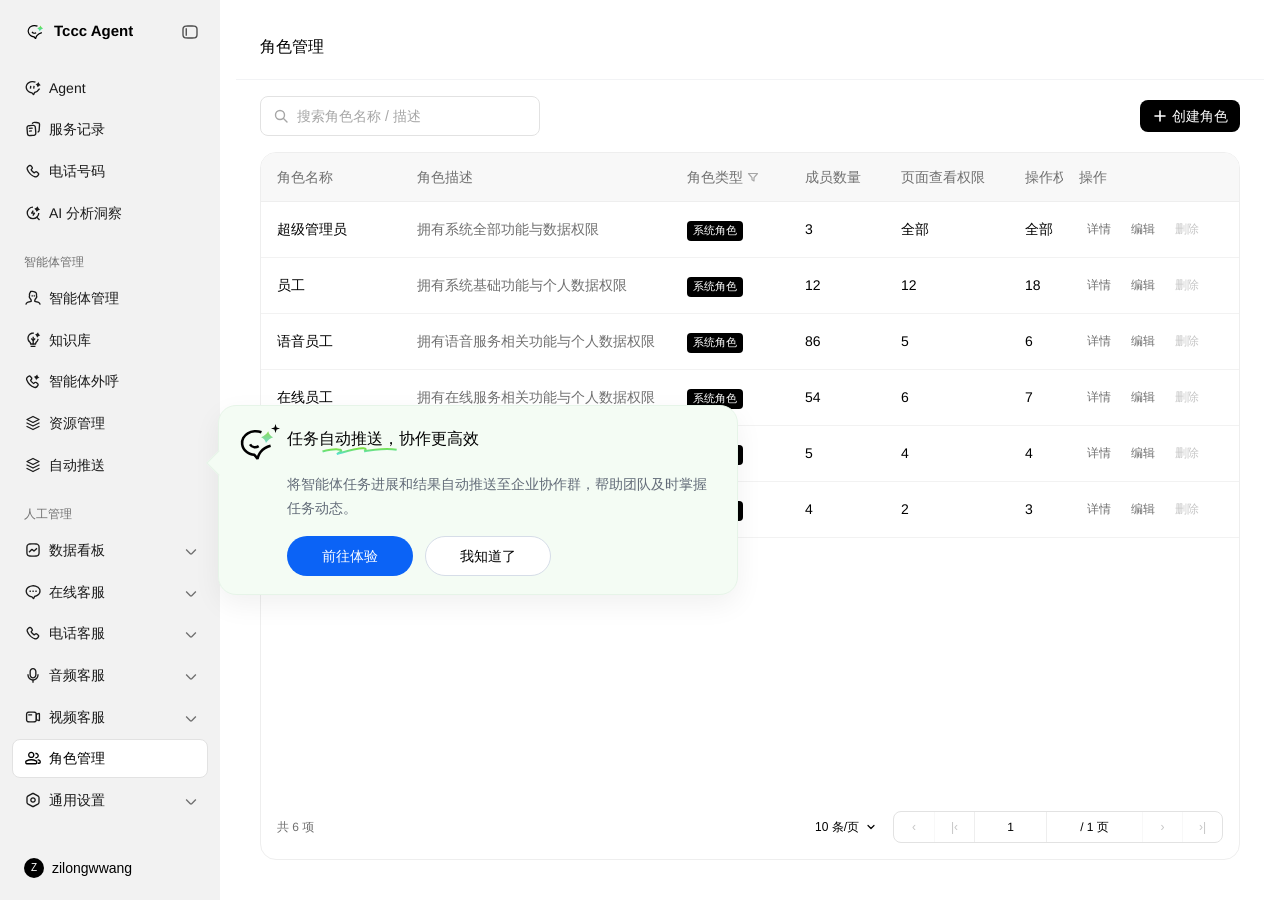
<file: Management/Agent/AgentManagement/V3/index.html>
<!doctype html>
<html lang="zh-CN">
  <head>
    <meta charset="UTF-8" />
    <meta name="viewport" content="width=device-width, initial-scale=1.0" />
    <title>TCCC Voice Agent</title>
    <link rel="preconnect" href="https://fonts.googleapis.com" />
    <link rel="preconnect" href="https://fonts.gstatic.com" crossorigin />
    <link href="https://fonts.googleapis.com/css2?family=Afacad+Flux:wght@500&display=swap" rel="stylesheet" />
    <script type="module" crossorigin src="./assets/index-B7Xmbuhv.js"></script>
    <link rel="stylesheet" crossorigin href="./assets/index-BIbefGEe.css">
  </head>
  <body>
    <div id="root"></div>
  </body>
</html>
</file>
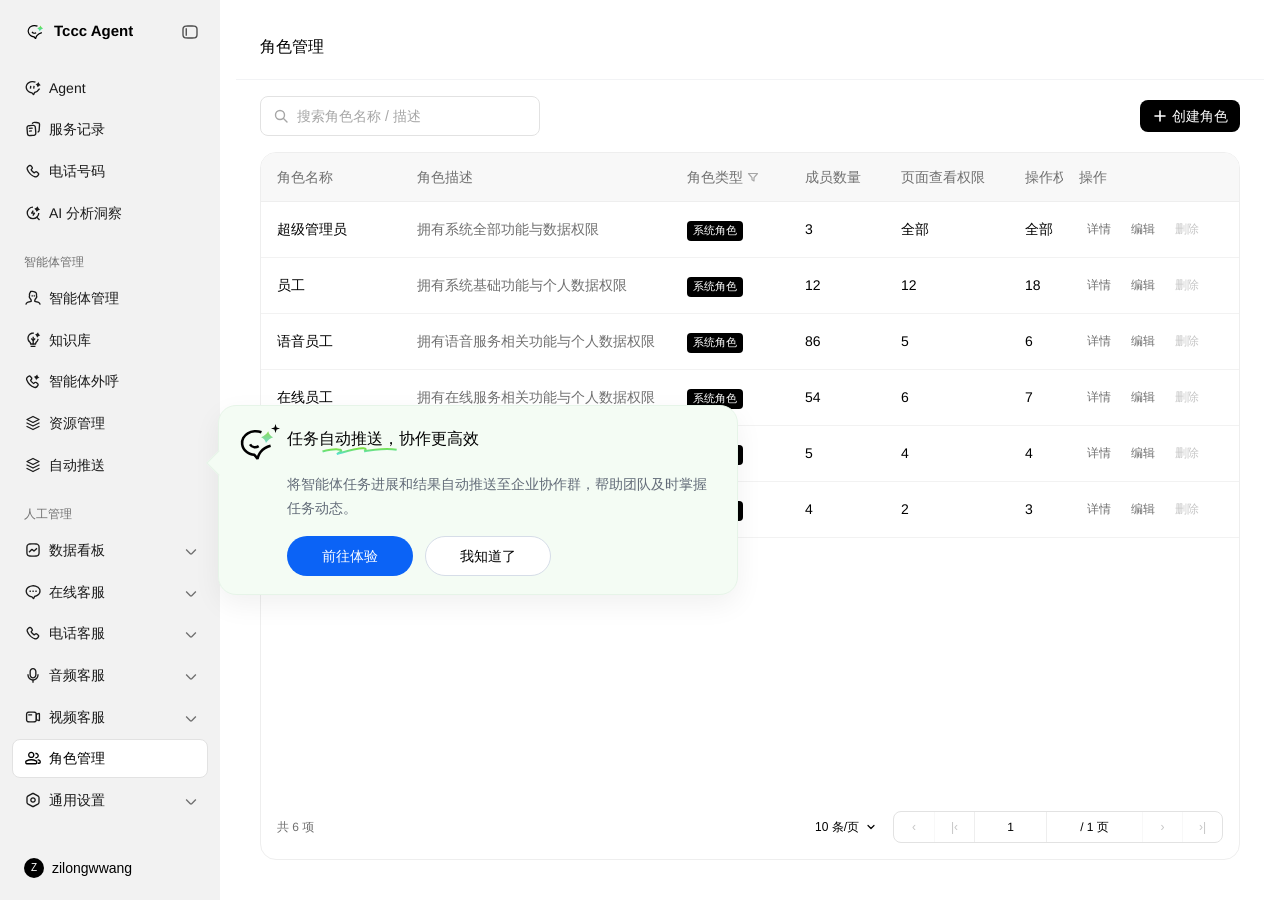
<file: Management/Agent/AgentManagement/V4/index.html>
<!doctype html>
<html lang="zh-CN">
  <head>
    <meta charset="UTF-8" />
    <meta name="viewport" content="width=device-width, initial-scale=1.0" />
    <title>TCCC Voice Agent</title>
    <link rel="preconnect" href="https://fonts.googleapis.com" />
    <link rel="preconnect" href="https://fonts.gstatic.com" crossorigin />
    <link href="https://fonts.googleapis.com/css2?family=Afacad+Flux:wght@500&display=swap" rel="stylesheet" />
    <script type="module" crossorigin src="./assets/index-LH8DPGth.js"></script>
    <link rel="stylesheet" crossorigin href="./assets/index-Cowt6BtD.css">
  </head>
  <body>
    <div id="root"></div>
  </body>
</html>
</file>
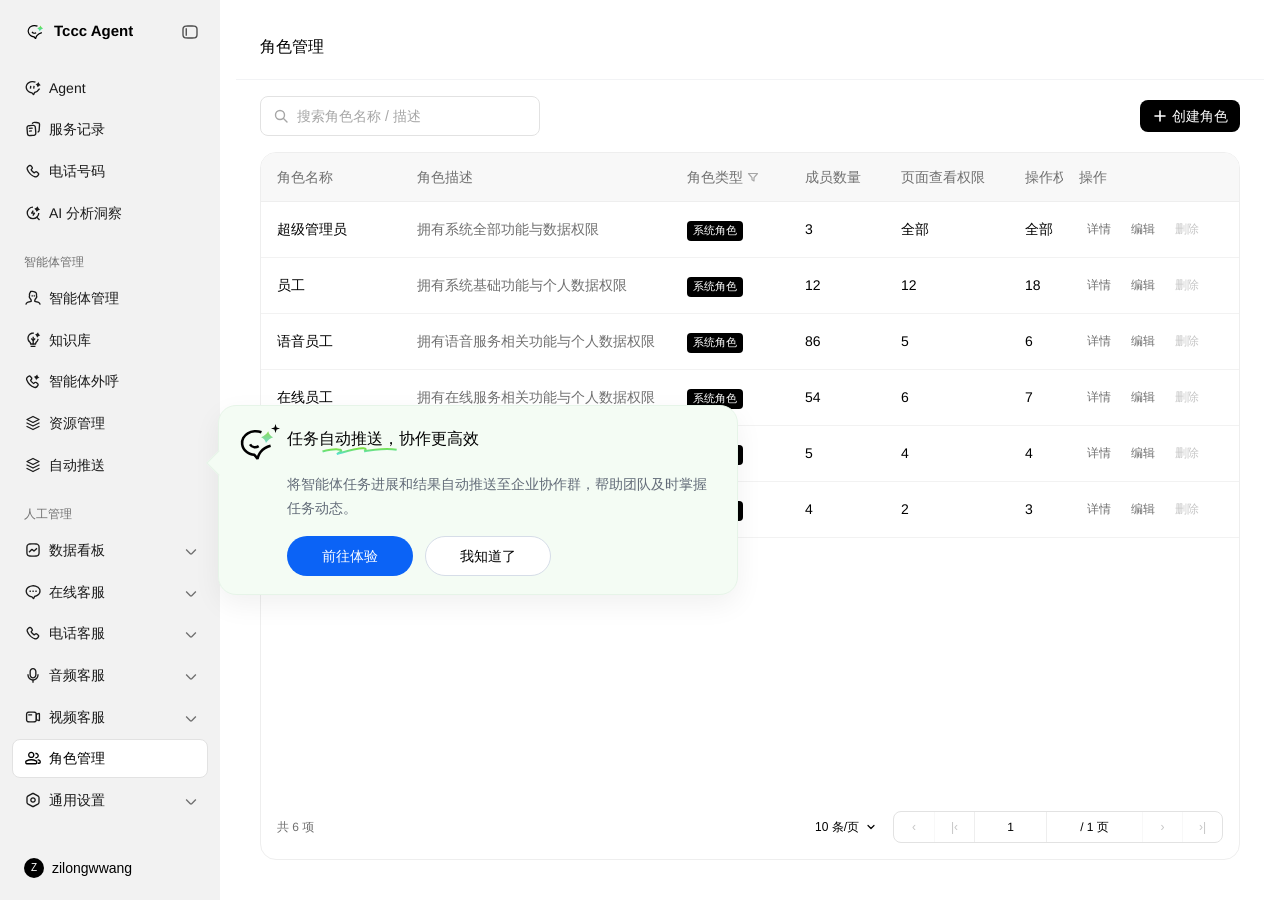
<file: Management/Agent/AutoPush/V2/index.html>
<!doctype html>
<html lang="zh-CN">
  <head>
    <meta charset="UTF-8" />
    <meta name="viewport" content="width=device-width, initial-scale=1.0" />
    <title>TCCC Voice Agent</title>
    <link rel="preconnect" href="https://fonts.googleapis.com" />
    <link rel="preconnect" href="https://fonts.gstatic.com" crossorigin />
    <link href="https://fonts.googleapis.com/css2?family=Afacad+Flux:wght@500&display=swap" rel="stylesheet" />
    <script type="module" crossorigin src="./assets/index-7cm8R5Si.js"></script>
    <link rel="stylesheet" crossorigin href="./assets/index-C7wLuQuZ.css">
  </head>
  <body>
    <div id="root"></div>
  </body>
</html>
</file>
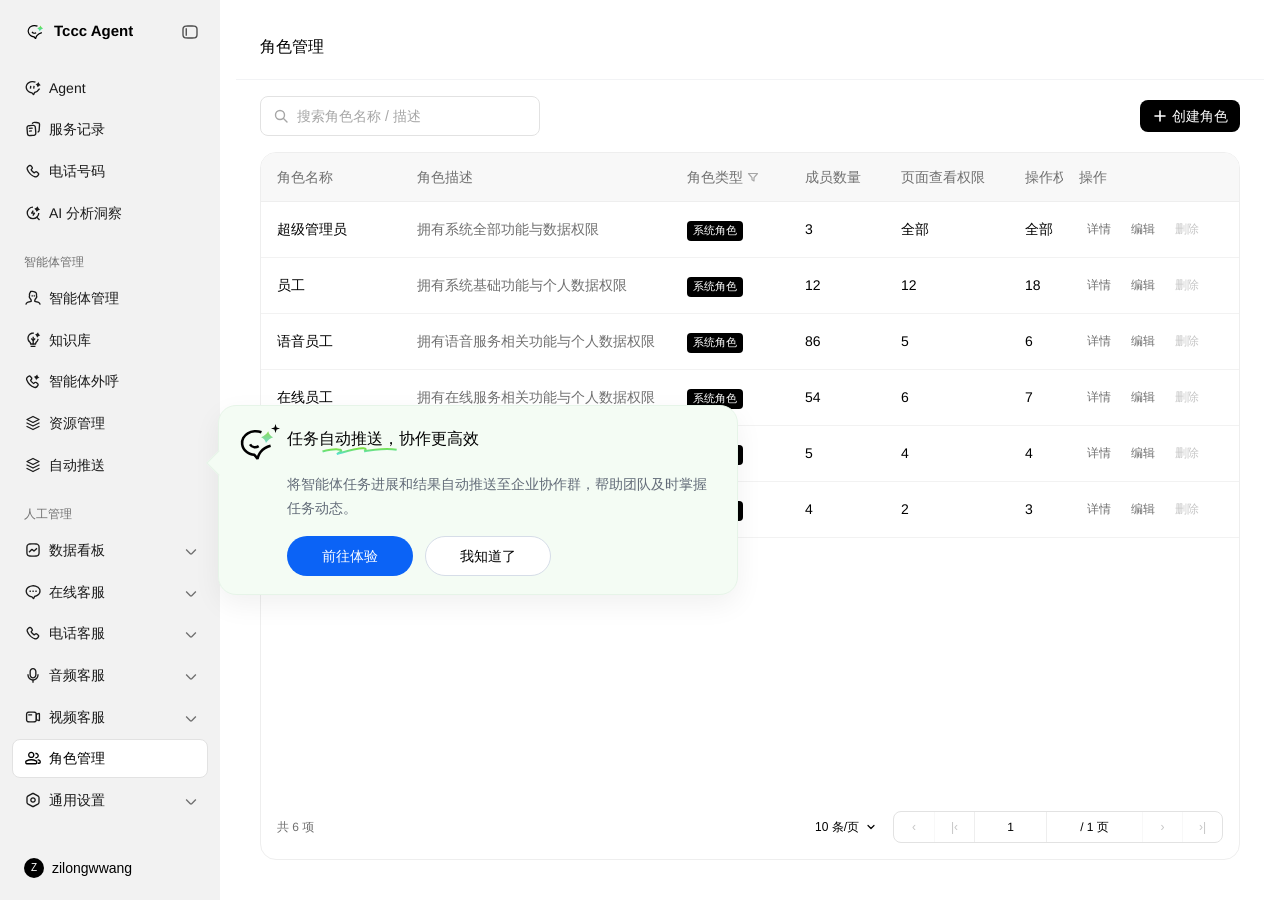
<file: Management/Agent/AutoPush/V3/index.html>
<!doctype html>
<html lang="zh-CN">
  <head>
    <meta charset="UTF-8" />
    <meta name="viewport" content="width=device-width, initial-scale=1.0" />
    <title>TCCC Voice Agent</title>
    <link rel="preconnect" href="https://fonts.googleapis.com" />
    <link rel="preconnect" href="https://fonts.gstatic.com" crossorigin />
    <link href="https://fonts.googleapis.com/css2?family=Afacad+Flux:wght@500&display=swap" rel="stylesheet" />
    <script type="module" crossorigin src="./assets/index-BzY_S8eO.js"></script>
    <link rel="stylesheet" crossorigin href="./assets/index-DNP2P-wo.css">
  </head>
  <body>
    <div id="root"></div>
  </body>
</html>
</file>
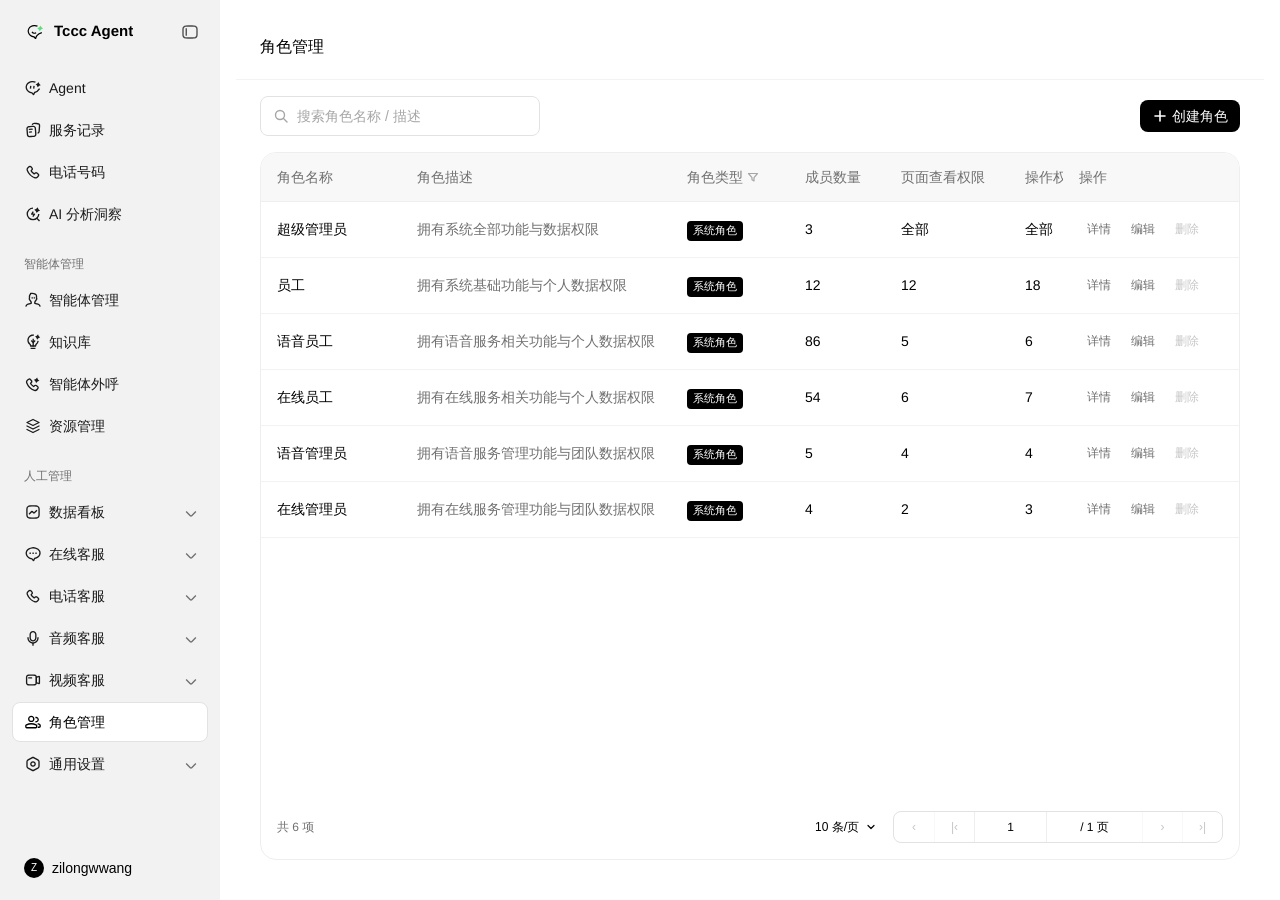
<file: Management/Agent/OutboundCall/V1/index.html>
<!doctype html>
<html lang="zh-CN">
  <head>
    <meta charset="UTF-8" />
    <meta name="viewport" content="width=device-width, initial-scale=1.0" />
    <title>TCCC Voice Agent</title>
    <link rel="preconnect" href="https://fonts.googleapis.com" />
    <link rel="preconnect" href="https://fonts.gstatic.com" crossorigin />
    <link href="https://fonts.googleapis.com/css2?family=Afacad+Flux:wght@500&display=swap" rel="stylesheet" />
    <script type="module" crossorigin src="./assets/index-Chd4y2Gj.js"></script>
    <link rel="stylesheet" crossorigin href="./assets/index-BXQMoEy3.css">
  </head>
  <body>
    <div id="root"></div>
  </body>
</html>
</file>
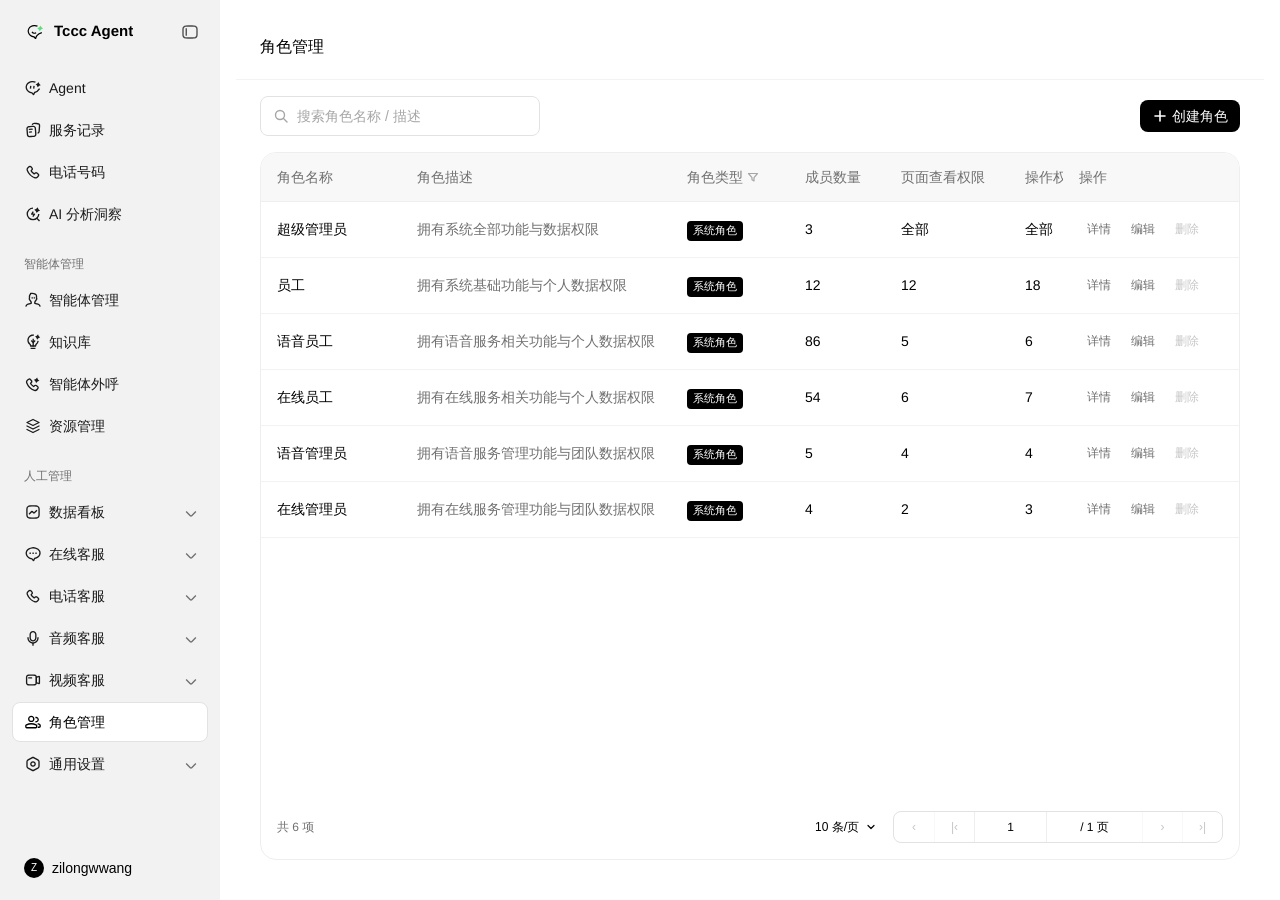
<file: Management/Agent/OutboundCall/V2/index.html>
<!doctype html>
<html lang="zh-CN">
  <head>
    <meta charset="UTF-8" />
    <meta name="viewport" content="width=device-width, initial-scale=1.0" />
    <title>TCCC Voice Agent</title>
    <link rel="preconnect" href="https://fonts.googleapis.com" />
    <link rel="preconnect" href="https://fonts.gstatic.com" crossorigin />
    <link href="https://fonts.googleapis.com/css2?family=Afacad+Flux:wght@500&display=swap" rel="stylesheet" />
    <script type="module" crossorigin src="./assets/index-Ugydz165.js"></script>
    <link rel="stylesheet" crossorigin href="./assets/index-_r9EPMRd.css">
  </head>
  <body>
    <div id="root"></div>
  </body>
</html>
</file>
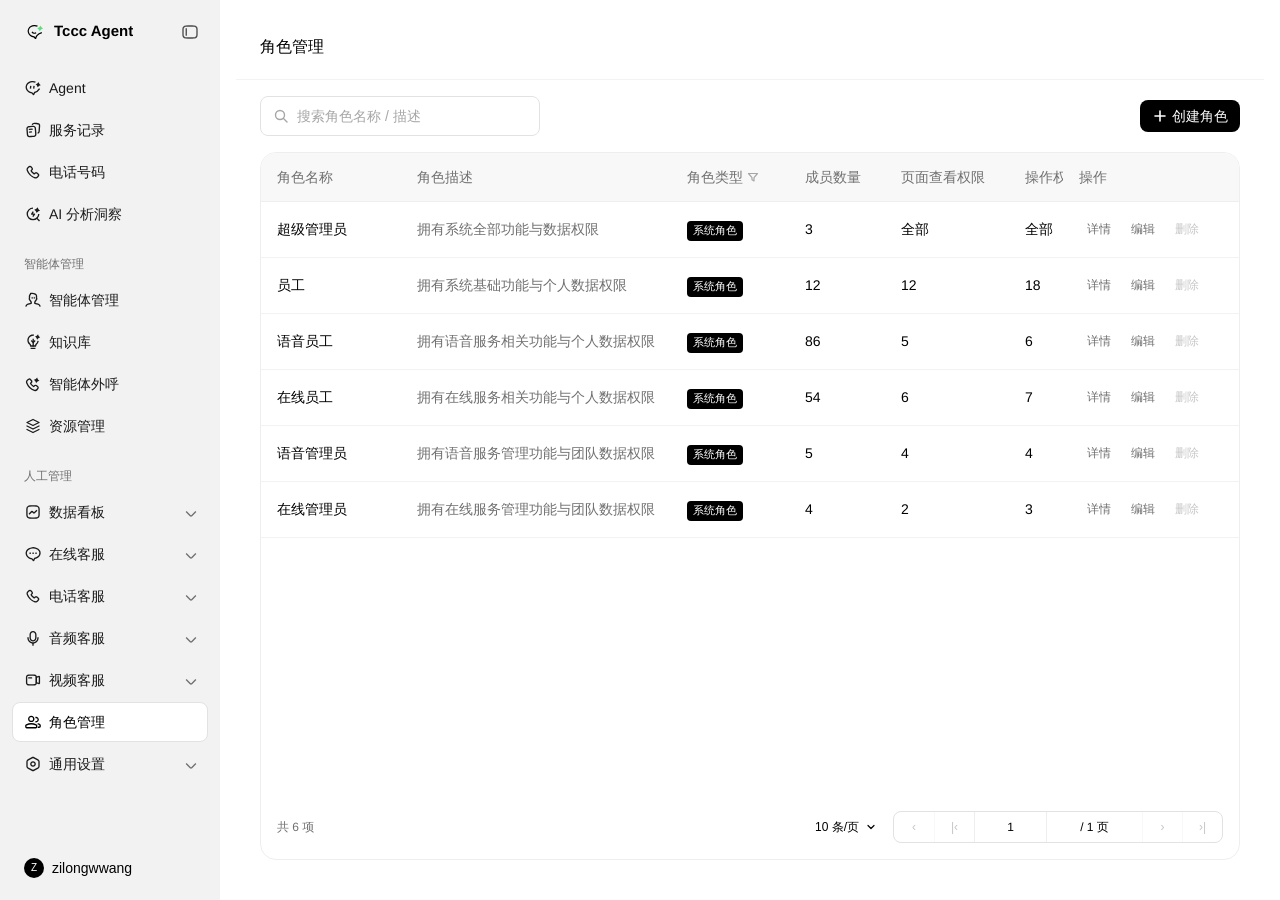
<file: Management/Agent/OutboundCall/V3/index.html>
<!doctype html>
<html lang="zh-CN">
  <head>
    <meta charset="UTF-8" />
    <meta name="viewport" content="width=device-width, initial-scale=1.0" />
    <title>TCCC Voice Agent</title>
    <link rel="preconnect" href="https://fonts.googleapis.com" />
    <link rel="preconnect" href="https://fonts.gstatic.com" crossorigin />
    <link href="https://fonts.googleapis.com/css2?family=Afacad+Flux:wght@500&display=swap" rel="stylesheet" />
    <script type="module" crossorigin src="./assets/index-CGE2h27G.js"></script>
    <link rel="stylesheet" crossorigin href="./assets/index-Db_doMZQ.css">
  </head>
  <body>
    <div id="root"></div>
  </body>
</html>
</file>
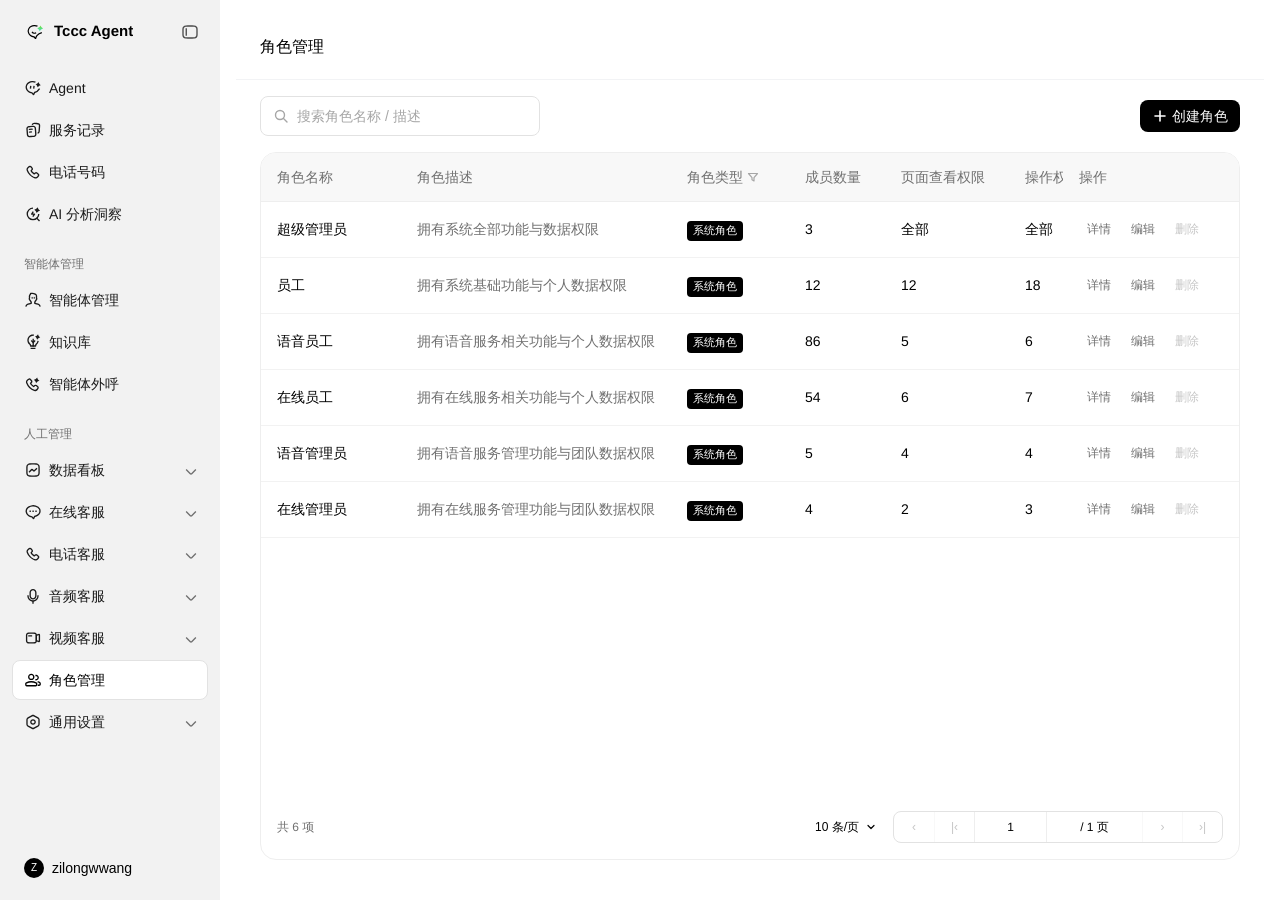
<file: Management/Staff/RoleManagement/V1/index.html>
<!doctype html>
<html lang="zh-CN">
  <head>
    <meta charset="UTF-8" />
    <meta name="viewport" content="width=device-width, initial-scale=1.0" />
    <title>TCCC Voice Agent</title>
    <link rel="preconnect" href="https://fonts.googleapis.com" />
    <link rel="preconnect" href="https://fonts.gstatic.com" crossorigin />
    <link href="https://fonts.googleapis.com/css2?family=Afacad+Flux:wght@500&display=swap" rel="stylesheet" />
    <script type="module" crossorigin src="./assets/index-BYW1ZB3b.js"></script>
    <link rel="stylesheet" crossorigin href="./assets/index-BYg_v1Gn.css">
  </head>
  <body>
    <div id="root"></div>
  </body>
</html>
</file>
<file: Management/Agent/AgentManagement/V3/assets/index-BIbefGEe.css>
*,:before,:after,::backdrop{--tw-border-spacing-x:0;--tw-border-spacing-y:0;--tw-translate-x:0;--tw-translate-y:0;--tw-rotate:0;--tw-skew-x:0;--tw-skew-y:0;--tw-scale-x:1;--tw-scale-y:1;--tw-pan-x: ;--tw-pan-y: ;--tw-pinch-zoom: ;--tw-scroll-snap-strictness:proximity;--tw-gradient-from-position: ;--tw-gradient-via-position: ;--tw-gradient-to-position: ;--tw-ordinal: ;--tw-slashed-zero: ;--tw-numeric-figure: ;--tw-numeric-spacing: ;--tw-numeric-fraction: ;--tw-ring-inset: ;--tw-ring-offset-width:0px;--tw-ring-offset-color:#fff;--tw-ring-color:#3b82f680;--tw-ring-offset-shadow:0 0 #0000;--tw-ring-shadow:0 0 #0000;--tw-shadow:0 0 #0000;--tw-shadow-colored:0 0 #0000;--tw-blur: ;--tw-brightness: ;--tw-contrast: ;--tw-grayscale: ;--tw-hue-rotate: ;--tw-invert: ;--tw-saturate: ;--tw-sepia: ;--tw-drop-shadow: ;--tw-backdrop-blur: ;--tw-backdrop-brightness: ;--tw-backdrop-contrast: ;--tw-backdrop-grayscale: ;--tw-backdrop-hue-rotate: ;--tw-backdrop-invert: ;--tw-backdrop-opacity: ;--tw-backdrop-saturate: ;--tw-backdrop-sepia: ;--tw-contain-size: ;--tw-contain-layout: ;--tw-contain-paint: ;--tw-contain-style: }*,:before,:after{box-sizing:border-box;border:0 solid #e5e7eb}:before,:after{--tw-content:""}html,:host{-webkit-text-size-adjust:100%;tab-size:4;font-feature-settings:normal;font-variation-settings:normal;-webkit-tap-highlight-color:transparent;font-family:ui-sans-serif,system-ui,sans-serif,Apple Color Emoji,Segoe UI Emoji,Segoe UI Symbol,Noto Color Emoji;line-height:1.5}body{line-height:inherit;margin:0}hr{height:0;color:inherit;border-top-width:1px}abbr:where([title]){-webkit-text-decoration:underline dotted;text-decoration:underline dotted}h1,h2,h3,h4,h5,h6{font-size:inherit;font-weight:inherit}a{color:inherit;-webkit-text-decoration:inherit;text-decoration:inherit}b,strong{font-weight:bolder}code,kbd,samp,pre{font-feature-settings:normal;font-variation-settings:normal;font-family:ui-monospace,SFMono-Regular,Menlo,Monaco,Consolas,Liberation Mono,Courier New,monospace;font-size:1em}small{font-size:80%}sub,sup{vertical-align:baseline;font-size:75%;line-height:0;position:relative}sub{bottom:-.25em}sup{top:-.5em}table{text-indent:0;border-color:inherit;border-collapse:collapse}button,input,optgroup,select,textarea{font-feature-settings:inherit;font-variation-settings:inherit;font-family:inherit;font-size:100%;font-weight:inherit;line-height:inherit;letter-spacing:inherit;color:inherit;margin:0;padding:0}button,select{text-transform:none}button,input:where([type=button]),input:where([type=reset]),input:where([type=submit]){-webkit-appearance:button;background-color:#0000;background-image:none}:-moz-focusring{outline:auto}:-moz-ui-invalid{box-shadow:none}progress{vertical-align:baseline}::-webkit-inner-spin-button{height:auto}::-webkit-outer-spin-button{height:auto}[type=search]{-webkit-appearance:textfield;outline-offset:-2px}::-webkit-search-decoration{-webkit-appearance:none}::-webkit-file-upload-button{-webkit-appearance:button;font:inherit}summary{display:list-item}blockquote,dl,dd,h1,h2,h3,h4,h5,h6,hr,figure,p,pre{margin:0}fieldset{margin:0;padding:0}legend{padding:0}ol,ul,menu{margin:0;padding:0;list-style:none}dialog{padding:0}textarea{resize:vertical}input::-moz-placeholder{opacity:1;color:#9ca3af}textarea::-moz-placeholder{opacity:1;color:#9ca3af}input::placeholder,textarea::placeholder{opacity:1;color:#9ca3af}button,[role=button]{cursor:pointer}:disabled{cursor:default}img,svg,video,canvas,audio,iframe,embed,object{vertical-align:middle;display:block}img,video{max-width:100%;height:auto}[hidden]:where(:not([hidden=until-found])){display:none}.sr-only{clip:rect(0, 0, 0, 0);white-space:nowrap;border-width:0;width:1px;height:1px;margin:-1px;padding:0;position:absolute;overflow:hidden}.pointer-events-none{pointer-events:none}.collapse{visibility:collapse}.fixed{position:fixed}.absolute{position:absolute}.relative{position:relative}.sticky{position:sticky}.inset-0{inset:0}.inset-x-0{left:0;right:0}.-bottom-px{bottom:-1px}.bottom-2\.5{bottom:.625rem}.left-0{left:0}.left-1\/2{left:50%}.left-\[calc\(100\%\+14px\)\]{left:calc(100% + 14px)}.right-0{right:0}.right-2{right:.5rem}.right-3{right:.75rem}.top-0{top:0}.top-1\/2{top:50%}.top-2{top:.5rem}.top-\[112px\]{top:112px}.z-10{z-index:10}.z-30{z-index:30}.z-40{z-index:40}.z-50{z-index:50}.z-\[200\]{z-index:200}.z-\[220\]{z-index:220}.z-\[240\]{z-index:240}.z-\[250\]{z-index:250}.z-\[300\]{z-index:300}.z-\[999\]{z-index:999}.-mx-1{margin-left:-.25rem;margin-right:-.25rem}.my-5{margin-top:1.25rem;margin-bottom:1.25rem}.-ml-1{margin-left:-.25rem}.mb-1{margin-bottom:.25rem}.mb-2{margin-bottom:.5rem}.mb-3{margin-bottom:.75rem}.mb-4{margin-bottom:1rem}.mb-6{margin-bottom:1.5rem}.ml-0\.5{margin-left:.125rem}.ml-2{margin-left:.5rem}.ml-auto{margin-left:auto}.mr-2{margin-right:.5rem}.mt-0\.5{margin-top:.125rem}.mt-1{margin-top:.25rem}.mt-1\.5{margin-top:.375rem}.mt-2\.5{margin-top:.625rem}.mt-3{margin-top:.75rem}.mt-4{margin-top:1rem}.mt-6{margin-top:1.5rem}.mt-7{margin-top:1.75rem}.mt-auto{margin-top:auto}.line-clamp-2{-webkit-line-clamp:2;-webkit-box-orient:vertical;display:-webkit-box;overflow:hidden}.block{display:block}.inline-block{display:inline-block}.flex{display:flex}.inline-flex{display:inline-flex}.table{display:table}.grid{display:grid}.hidden{display:none}.h-0\.5{height:.125rem}.h-1\.5{height:.375rem}.h-10{height:2.5rem}.h-11{height:2.75rem}.h-12{height:3rem}.h-14{height:3.5rem}.h-16{height:4rem}.h-3{height:.75rem}.h-3\.5{height:.875rem}.h-4{height:1rem}.h-5{height:1.25rem}.h-56{height:14rem}.h-6{height:1.5rem}.h-7{height:1.75rem}.h-8{height:2rem}.h-9{height:2.25rem}.h-\[22px\]{height:22px}.h-\[26px\]{height:26px}.h-\[34px\]{height:34px}.h-\[42px\]{height:42px}.h-\[460px\]{height:460px}.h-\[560px\]{height:560px}.h-\[58px\]{height:58px}.h-\[60px\]{height:60px}.h-\[64px\]{height:64px}.h-\[9px\]{height:9px}.h-full{height:100%}.h-px{height:1px}.max-h-\[240px\]{max-height:240px}.max-h-\[300px\]{max-height:300px}.min-h-0{min-height:0}.min-h-10{min-height:2.5rem}.min-h-\[112px\]{min-height:112px}.min-h-\[204px\]{min-height:204px}.w-1{width:.25rem}.w-1\.5{width:.375rem}.w-10{width:2.5rem}.w-11{width:2.75rem}.w-12{width:3rem}.w-2{width:.5rem}.w-20{width:5rem}.w-3{width:.75rem}.w-4{width:1rem}.w-5{width:1.25rem}.w-6{width:1.5rem}.w-7{width:1.75rem}.w-8{width:2rem}.w-\[10\%\]{width:10%}.w-\[11\%\]{width:11%}.w-\[13\%\]{width:13%}.w-\[15\%\]{width:15%}.w-\[16\%\]{width:16%}.w-\[179px\]{width:179px}.w-\[20\%\]{width:20%}.w-\[218px\]{width:218px}.w-\[220px\]{width:220px}.w-\[227px\]{width:227px}.w-\[22px\]{width:22px}.w-\[260px\]{width:260px}.w-\[280px\]{width:280px}.w-\[320px\]{width:320px}.w-\[410px\]{width:410px}.w-\[480px\]{width:480px}.w-\[52px\]{width:52px}.w-\[640px\]{width:640px}.w-\[7\%\]{width:7%}.w-\[76px\]{width:76px}.w-\[8\%\]{width:8%}.w-\[900px\]{width:900px}.w-full{width:100%}.w-px{width:1px}.min-w-0{min-width:0}.min-w-10{min-width:2.5rem}.min-w-7{min-width:1.75rem}.min-w-\[120px\]{min-width:120px}.min-w-\[220px\]{min-width:220px}.min-w-\[72px\]{min-width:72px}.min-w-\[800px\]{min-width:800px}.min-w-\[96px\]{min-width:96px}.max-w-\[120px\]{max-width:120px}.max-w-\[260px\]{max-width:260px}.max-w-full{max-width:100%}.flex-1{flex:1}.shrink-0{flex-shrink:0}.table-fixed{table-layout:fixed}.border-collapse{border-collapse:collapse}.origin-center{transform-origin:50%}.-translate-x-1\/2{--tw-translate-x:-50%;transform:translate(var(--tw-translate-x), var(--tw-translate-y)) rotate(var(--tw-rotate)) skewX(var(--tw-skew-x)) skewY(var(--tw-skew-y)) scaleX(var(--tw-scale-x)) scaleY(var(--tw-scale-y))}.-translate-y-1\/2{--tw-translate-y:-50%;transform:translate(var(--tw-translate-x), var(--tw-translate-y)) rotate(var(--tw-rotate)) skewX(var(--tw-skew-x)) skewY(var(--tw-skew-y)) scaleX(var(--tw-scale-x)) scaleY(var(--tw-scale-y))}.rotate-180{--tw-rotate:180deg;transform:translate(var(--tw-translate-x), var(--tw-translate-y)) rotate(var(--tw-rotate)) skewX(var(--tw-skew-x)) skewY(var(--tw-skew-y)) scaleX(var(--tw-scale-x)) scaleY(var(--tw-scale-y))}.rotate-90{--tw-rotate:90deg;transform:translate(var(--tw-translate-x), var(--tw-translate-y)) rotate(var(--tw-rotate)) skewX(var(--tw-skew-x)) skewY(var(--tw-skew-y)) scaleX(var(--tw-scale-x)) scaleY(var(--tw-scale-y))}.scale-\[0\.82\]{--tw-scale-x:.82;--tw-scale-y:.82;transform:translate(var(--tw-translate-x), var(--tw-translate-y)) rotate(var(--tw-rotate)) skewX(var(--tw-skew-x)) skewY(var(--tw-skew-y)) scaleX(var(--tw-scale-x)) scaleY(var(--tw-scale-y))}.transform{transform:translate(var(--tw-translate-x), var(--tw-translate-y)) rotate(var(--tw-rotate)) skewX(var(--tw-skew-x)) skewY(var(--tw-skew-y)) scaleX(var(--tw-scale-x)) scaleY(var(--tw-scale-y))}.cursor-default{cursor:default}.cursor-not-allowed{cursor:not-allowed}.cursor-pointer{cursor:pointer}.resize-none{resize:none}.resize{resize:both}.grid-cols-2{grid-template-columns:repeat(2,minmax(0,1fr))}.grid-cols-3{grid-template-columns:repeat(3,minmax(0,1fr))}.grid-cols-\[200px_1fr\]{grid-template-columns:200px 1fr}.grid-cols-\[240px_1fr\]{grid-template-columns:240px 1fr}.flex-col{flex-direction:column}.flex-wrap{flex-wrap:wrap}.items-start{align-items:flex-start}.items-end{align-items:flex-end}.items-center{align-items:center}.items-baseline{align-items:baseline}.items-stretch{align-items:stretch}.justify-end{justify-content:flex-end}.justify-center{justify-content:center}.justify-between{justify-content:space-between}.gap-0\.5{gap:.125rem}.gap-1{gap:.25rem}.gap-1\.5{gap:.375rem}.gap-2{gap:.5rem}.gap-3{gap:.75rem}.gap-4{gap:1rem}.gap-5{gap:1.25rem}.gap-6{gap:1.5rem}.gap-8{gap:2rem}.gap-px{gap:1px}.gap-x-4{-moz-column-gap:1rem;column-gap:1rem}.gap-x-6{-moz-column-gap:1.5rem;column-gap:1.5rem}.gap-y-1{row-gap:.25rem}.gap-y-2\.5{row-gap:.625rem}.space-y-1>:not([hidden])~:not([hidden]){--tw-space-y-reverse:0;margin-top:calc(.25rem * calc(1 - var(--tw-space-y-reverse)));margin-bottom:calc(.25rem * var(--tw-space-y-reverse))}.space-y-2>:not([hidden])~:not([hidden]){--tw-space-y-reverse:0;margin-top:calc(.5rem * calc(1 - var(--tw-space-y-reverse)));margin-bottom:calc(.5rem * var(--tw-space-y-reverse))}.space-y-3>:not([hidden])~:not([hidden]){--tw-space-y-reverse:0;margin-top:calc(.75rem * calc(1 - var(--tw-space-y-reverse)));margin-bottom:calc(.75rem * var(--tw-space-y-reverse))}.space-y-4>:not([hidden])~:not([hidden]){--tw-space-y-reverse:0;margin-top:calc(1rem * calc(1 - var(--tw-space-y-reverse)));margin-bottom:calc(1rem * var(--tw-space-y-reverse))}.space-y-8>:not([hidden])~:not([hidden]){--tw-space-y-reverse:0;margin-top:calc(2rem * calc(1 - var(--tw-space-y-reverse)));margin-bottom:calc(2rem * var(--tw-space-y-reverse))}.overflow-auto{overflow:auto}.overflow-hidden{overflow:hidden}.overflow-x-auto{overflow-x:auto}.overflow-y-auto{overflow-y:auto}.overflow-x-hidden{overflow-x:hidden}.truncate{text-overflow:ellipsis;white-space:nowrap;overflow:hidden}.whitespace-nowrap{white-space:nowrap}.rounded{border-radius:.25rem}.rounded-2xl{border-radius:1rem}.rounded-\[10px\]{border-radius:10px}.rounded-\[3px\]{border-radius:3px}.rounded-\[7px\]{border-radius:7px}.rounded-full{border-radius:9999px}.rounded-lg{border-radius:.5rem}.rounded-md{border-radius:.375rem}.rounded-xl{border-radius:.75rem}.border{border-width:1px}.border-\[0\.5px\]{border-width:.5px}.border-b{border-bottom-width:1px}.border-l{border-left-width:1px}.border-l-0{border-left-width:0}.border-r{border-right-width:1px}.border-t{border-top-width:1px}.border-dashed{border-style:dashed}.border-\[\#1F6DFF\]{--tw-border-opacity:1;border-color:rgb(31 109 255/var(--tw-border-opacity,1))}.border-\[\#A6A6A6\]{--tw-border-opacity:1;border-color:rgb(166 166 166/var(--tw-border-opacity,1))}.border-\[\#C7C7C7\]{--tw-border-opacity:1;border-color:rgb(199 199 199/var(--tw-border-opacity,1))}.border-\[\#D6D6D6\]{--tw-border-opacity:1;border-color:rgb(214 214 214/var(--tw-border-opacity,1))}.border-\[\#E2E2E2\]{--tw-border-opacity:1;border-color:rgb(226 226 226/var(--tw-border-opacity,1))}.border-\[\#E54545\]{--tw-border-opacity:1;border-color:rgb(229 69 69/var(--tw-border-opacity,1))}.border-\[\#EEEEEE\]{--tw-border-opacity:1;border-color:rgb(238 238 238/var(--tw-border-opacity,1))}.border-\[\#F2F2F2\]{--tw-border-opacity:1;border-color:rgb(242 242 242/var(--tw-border-opacity,1))}.border-\[\#F2F3F5\]{--tw-border-opacity:1;border-color:rgb(242 243 245/var(--tw-border-opacity,1))}.border-black{--tw-border-opacity:1;border-color:rgb(0 0 0/var(--tw-border-opacity,1))}.border-transparent{border-color:#0000}.bg-\[\#1F6DFF\]{--tw-bg-opacity:1;background-color:rgb(31 109 255/var(--tw-bg-opacity,1))}.bg-\[\#1a1a1a\]{--tw-bg-opacity:1;background-color:rgb(26 26 26/var(--tw-bg-opacity,1))}.bg-\[\#E2E2E2\]{--tw-bg-opacity:1;background-color:rgb(226 226 226/var(--tw-bg-opacity,1))}.bg-\[\#E54545\]{--tw-bg-opacity:1;background-color:rgb(229 69 69/var(--tw-bg-opacity,1))}.bg-\[\#EAF2FE\]{--tw-bg-opacity:1;background-color:rgb(234 242 254/var(--tw-bg-opacity,1))}.bg-\[\#EBEDF1\]{--tw-bg-opacity:1;background-color:rgb(235 237 241/var(--tw-bg-opacity,1))}.bg-\[\#EEEEEE\]{--tw-bg-opacity:1;background-color:rgb(238 238 238/var(--tw-bg-opacity,1))}.bg-\[\#EEF3FF\]{--tw-bg-opacity:1;background-color:rgb(238 243 255/var(--tw-bg-opacity,1))}.bg-\[\#F2F2F2\]{--tw-bg-opacity:1;background-color:rgb(242 242 242/var(--tw-bg-opacity,1))}.bg-\[\#F2F3F5\]{--tw-bg-opacity:1;background-color:rgb(242 243 245/var(--tw-bg-opacity,1))}.bg-\[\#F2F4F7\]{--tw-bg-opacity:1;background-color:rgb(242 244 247/var(--tw-bg-opacity,1))}.bg-\[\#F2F4F8\]{--tw-bg-opacity:1;background-color:rgb(242 244 248/var(--tw-bg-opacity,1))}.bg-\[\#F5F5F5\]{--tw-bg-opacity:1;background-color:rgb(245 245 245/var(--tw-bg-opacity,1))}.bg-\[\#F8F8F8\]{--tw-bg-opacity:1;background-color:rgb(248 248 248/var(--tw-bg-opacity,1))}.bg-\[\#FAFAFA\]{--tw-bg-opacity:1;background-color:rgb(250 250 250/var(--tw-bg-opacity,1))}.bg-\[\#e6e6e6\]{--tw-bg-opacity:1;background-color:rgb(230 230 230/var(--tw-bg-opacity,1))}.bg-black{--tw-bg-opacity:1;background-color:rgb(0 0 0/var(--tw-bg-opacity,1))}.bg-black\/30{background-color:#0000004d}.bg-black\/45{background-color:#00000073}.bg-black\/75{background-color:#000000bf}.bg-transparent{background-color:#0000}.bg-white{--tw-bg-opacity:1;background-color:rgb(255 255 255/var(--tw-bg-opacity,1))}.bg-gradient-to-br{background-image:linear-gradient(to bottom right, var(--tw-gradient-stops))}.from-\[\#00C0FF\]{--tw-gradient-from:#00c0ff var(--tw-gradient-from-position);--tw-gradient-to:#00c0ff00 var(--tw-gradient-to-position);--tw-gradient-stops:var(--tw-gradient-from), var(--tw-gradient-to)}.via-\[\#2666FF\]{--tw-gradient-to:#2666ff00 var(--tw-gradient-to-position);--tw-gradient-stops:var(--tw-gradient-from), #2666ff var(--tw-gradient-via-position), var(--tw-gradient-to)}.to-\[\#7B49FF\]{--tw-gradient-to:#7b49ff var(--tw-gradient-to-position)}.p-1\.5{padding:.375rem}.p-2{padding:.5rem}.p-3{padding:.75rem}.p-4{padding:1rem}.p-5{padding:1.25rem}.p-6{padding:1.5rem}.p-8{padding:2rem}.p-\[3px\]{padding:3px}.px-0{padding-left:0;padding-right:0}.px-1{padding-left:.25rem;padding-right:.25rem}.px-1\.5{padding-left:.375rem;padding-right:.375rem}.px-2{padding-left:.5rem;padding-right:.5rem}.px-2\.5{padding-left:.625rem;padding-right:.625rem}.px-3{padding-left:.75rem;padding-right:.75rem}.px-4{padding-left:1rem;padding-right:1rem}.px-5{padding-left:1.25rem;padding-right:1.25rem}.px-6{padding-left:1.5rem;padding-right:1.5rem}.py-1{padding-top:.25rem;padding-bottom:.25rem}.py-1\.5{padding-top:.375rem;padding-bottom:.375rem}.py-12{padding-top:3rem;padding-bottom:3rem}.py-16{padding-top:4rem;padding-bottom:4rem}.py-2{padding-top:.5rem;padding-bottom:.5rem}.py-2\.5{padding-top:.625rem;padding-bottom:.625rem}.py-3{padding-top:.75rem;padding-bottom:.75rem}.py-4{padding-top:1rem;padding-bottom:1rem}.py-5{padding-top:1.25rem;padding-bottom:1.25rem}.py-8{padding-top:2rem;padding-bottom:2rem}.py-\[5px\]{padding-top:5px;padding-bottom:5px}.\!pb-0{padding-bottom:0!important}.\!pr-0{padding-right:0!important}.pb-0{padding-bottom:0}.pb-1{padding-bottom:.25rem}.pb-1\.5{padding-bottom:.375rem}.pb-3{padding-bottom:.75rem}.pb-4{padding-bottom:1rem}.pb-5{padding-bottom:1.25rem}.pb-6{padding-bottom:1.5rem}.pl-1\.5{padding-left:.375rem}.pl-11{padding-left:2.75rem}.pl-4{padding-left:1rem}.pl-5{padding-left:1.25rem}.pl-6{padding-left:1.5rem}.pr-20{padding-right:5rem}.pr-3{padding-right:.75rem}.pr-4{padding-right:1rem}.pr-5{padding-right:1.25rem}.pr-7{padding-right:1.75rem}.pt-0\.5{padding-top:.125rem}.pt-1{padding-top:.25rem}.pt-2{padding-top:.5rem}.pt-3{padding-top:.75rem}.pt-4{padding-top:1rem}.pt-5{padding-top:1.25rem}.pt-6{padding-top:1.5rem}.text-left{text-align:left}.text-center{text-align:center}.text-right{text-align:right}.align-middle{vertical-align:middle}.text-2xl{font-size:1.5rem;line-height:2rem}.text-\[10px\]{font-size:10px}.text-\[11px\]{font-size:11px}.text-\[12px\]{font-size:12px}.text-\[13px\]{font-size:13px}.text-\[14px\]{font-size:14px}.text-\[15px\]{font-size:15px}.text-\[16px\]{font-size:16px}.text-base{font-size:1rem;line-height:1.5rem}.text-lg{font-size:1.125rem;line-height:1.75rem}.text-sm{font-size:.875rem;line-height:1.25rem}.text-xs{font-size:.75rem;line-height:1rem}.font-medium{font-weight:500}.font-normal{font-weight:400}.font-semibold{font-weight:600}.leading-4{line-height:1rem}.leading-5{line-height:1.25rem}.leading-6{line-height:1.5rem}.leading-\[18px\]{line-height:18px}.leading-\[22px\]{line-height:22px}.leading-none{line-height:1}.text-\[\#1F6DFF\]{--tw-text-opacity:1;color:rgb(31 109 255/var(--tw-text-opacity,1))}.text-\[\#1a1a1a\]{--tw-text-opacity:1;color:rgb(26 26 26/var(--tw-text-opacity,1))}.text-\[\#3D3D3D\]{--tw-text-opacity:1;color:rgb(61 61 61/var(--tw-text-opacity,1))}.text-\[\#4a4a4a\]{--tw-text-opacity:1;color:rgb(74 74 74/var(--tw-text-opacity,1))}.text-\[\#505050\]{--tw-text-opacity:1;color:rgb(80 80 80/var(--tw-text-opacity,1))}.text-\[\#707070\]{--tw-text-opacity:1;color:rgb(112 112 112/var(--tw-text-opacity,1))}.text-\[\#A6A6A6\]{--tw-text-opacity:1;color:rgb(166 166 166/var(--tw-text-opacity,1))}.text-\[\#C7C7C7\]{--tw-text-opacity:1;color:rgb(199 199 199/var(--tw-text-opacity,1))}.text-\[\#E54545\]{--tw-text-opacity:1;color:rgb(229 69 69/var(--tw-text-opacity,1))}.text-black,.text-textprimary{--tw-text-opacity:1;color:rgb(0 0 0/var(--tw-text-opacity,1))}.text-textsecondary{--tw-text-opacity:1;color:rgb(112 112 112/var(--tw-text-opacity,1))}.text-texttertiary{--tw-text-opacity:1;color:rgb(166 166 166/var(--tw-text-opacity,1))}.text-transparent{color:#0000}.text-white{--tw-text-opacity:1;color:rgb(255 255 255/var(--tw-text-opacity,1))}.opacity-0{opacity:0}.opacity-40{opacity:.4}.shadow-2xl{--tw-shadow:0 25px 50px -12px #00000040;--tw-shadow-colored:0 25px 50px -12px var(--tw-shadow-color);box-shadow:var(--tw-ring-offset-shadow,0 0 #0000), var(--tw-ring-shadow,0 0 #0000), var(--tw-shadow)}.shadow-\[0_1px_4px_rgba\(0\,0\,0\,0\.05\)\]{--tw-shadow:0 1px 4px #0000000d;--tw-shadow-colored:0 1px 4px var(--tw-shadow-color);box-shadow:var(--tw-ring-offset-shadow,0 0 #0000), var(--tw-ring-shadow,0 0 #0000), var(--tw-shadow)}.shadow-\[0_1px_6px_rgba\(0\,0\,0\,0\.06\)\,0_6px_16px_rgba\(0\,0\,0\,0\.06\)\]{--tw-shadow:0 1px 6px #0000000f,0 6px 16px #0000000f;--tw-shadow-colored:0 1px 6px var(--tw-shadow-color), 0 6px 16px var(--tw-shadow-color);box-shadow:var(--tw-ring-offset-shadow,0 0 #0000), var(--tw-ring-shadow,0 0 #0000), var(--tw-shadow)}.shadow-\[0_4px_8px_rgba\(0\,0\,0\,0\.10\)\]{--tw-shadow:0 4px 8px #0000001a;--tw-shadow-colored:0 4px 8px var(--tw-shadow-color);box-shadow:var(--tw-ring-offset-shadow,0 0 #0000), var(--tw-ring-shadow,0 0 #0000), var(--tw-shadow)}.shadow-lg{--tw-shadow:0 10px 15px -3px #0000001a, 0 4px 6px -4px #0000001a;--tw-shadow-colored:0 10px 15px -3px var(--tw-shadow-color), 0 4px 6px -4px var(--tw-shadow-color);box-shadow:var(--tw-ring-offset-shadow,0 0 #0000), var(--tw-ring-shadow,0 0 #0000), var(--tw-shadow)}.outline-none{outline-offset:2px;outline:2px solid #0000}.outline{outline-style:solid}.filter{filter:var(--tw-blur) var(--tw-brightness) var(--tw-contrast) var(--tw-grayscale) var(--tw-hue-rotate) var(--tw-invert) var(--tw-saturate) var(--tw-sepia) var(--tw-drop-shadow)}.transition-\[width\]{transition-property:width;transition-duration:.15s;transition-timing-function:cubic-bezier(.4,0,.2,1)}.transition-colors{transition-property:color,background-color,border-color,text-decoration-color,fill,stroke;transition-duration:.15s;transition-timing-function:cubic-bezier(.4,0,.2,1)}.transition-opacity{transition-property:opacity;transition-duration:.15s;transition-timing-function:cubic-bezier(.4,0,.2,1)}.transition-transform{transition-property:transform;transition-duration:.15s;transition-timing-function:cubic-bezier(.4,0,.2,1)}.duration-150{transition-duration:.15s}.duration-\[250ms\]{transition-duration:.25s}.ease-\[cubic-bezier\(0\.4\,0\,0\.2\,1\)\]{transition-timing-function:cubic-bezier(.4,0,.2,1)}:root{color:#000;font-synthesis:none;text-rendering:geometricprecision;-webkit-font-smoothing:antialiased;background:#fff;font-family:-apple-system,BlinkMacSystemFont,PingFang SC,Microsoft YaHei,sans-serif}*{box-sizing:border-box}html,body,#root{width:100%;height:100%;margin:0;overflow:hidden}button,input,textarea{font:inherit}button{cursor:pointer}a{color:inherit}nav,aside{scrollbar-width:none}nav::-webkit-scrollbar{display:none}aside::-webkit-scrollbar{display:none}.login-page{background:#fff;width:100vw;min-width:1080px;height:100vh;min-height:720px;display:flex;overflow:hidden}.login-panel{background:#fff;flex:0 0 62.5%;width:62.5%;height:100%;position:relative}.login-topbar{z-index:20;justify-content:space-between;align-items:center;height:64px;padding:0 24px;display:flex;position:absolute;inset:0 0 auto}.login-brand-logo{width:120px;height:26px;display:block}.language-select-wrap{position:relative}.language-select-wrap [role=combobox]{font-size:14px;line-height:22px;padding-left:12px!important;padding-right:28px!important}.language-select-wrap [role=combobox] svg{width:12px;height:12px;right:9px}.language-options{z-index:50;background:#fff;border:1px solid #e2e2e2;border-radius:8px;width:104px;padding:4px;position:absolute;top:38px;right:0;box-shadow:0 8px 24px #00000014}.language-options button{text-align:left;border-radius:6px;width:100%;height:32px;padding:0 8px;font-size:13px;display:block}.language-options button:hover,.language-options button.active{background:#f8f8f8}.login-form-region{flex-direction:column;align-items:center;width:480px;display:flex;position:absolute;top:26.2963%;left:50%;transform:translate(-50%)}.login-title{color:#000;letter-spacing:0;white-space:nowrap;height:64px;margin:0;font-family:Afacad Flux,Afacad,Arial,sans-serif;font-size:48px;font-weight:500;line-height:64px;transform:translate(-1px)}.login-form{flex-direction:column;align-items:center;width:480px;margin-top:32px;display:flex}.login-tabs{flex-wrap:nowrap!important}.login-tabs button:first-child{width:96px}.login-tabs button:last-child{width:110px}.login-fields{flex-direction:column;gap:28px;width:480px;margin-top:36px;display:flex}.login-fields img{width:16px;height:16px}.login-agreement{width:100%;height:22px;margin-top:28px;font-size:14px;line-height:22px}.login-agreement a{color:#0d49bf;text-decoration:none}.login-agreement a:hover{text-decoration:underline}.login-form>button[type=submit]{margin-top:36px}.login-secondary-actions{justify-content:center;align-items:center;gap:24px;height:22px;margin-top:48px;display:flex}.login-link{color:#0d49bf!important;font-size:14px!important;line-height:22px!important}.login-link:hover{text-decoration:underline}.login-visual-panel{background:#fff;flex:0 0 37.5%;width:37.5%;height:100%;overflow:hidden}.login-visual-panel img{-o-object-fit:fill;object-fit:fill;width:100%;height:100%;display:block}.agent-home{background:#fff;width:100%;min-width:1000px;height:100%;min-height:720px;position:relative;overflow:hidden}.agent-home-inner{width:min(1000px,100% - 48px);height:100%;margin:0 auto;position:relative}.agent-expert-hero{-o-object-fit:contain;object-fit:contain;width:907px;height:364px;display:block;position:absolute;top:280px;left:50%;transform:translate(-50%)}.agent-composer{background:#fff;border:1px solid #e2e2e2;border-radius:16px;height:132px;position:absolute;bottom:24px;left:0;right:0;overflow:hidden;box-shadow:0 8px 16px #0000000d}.agent-composer textarea{color:#000;resize:none;background:0 0;border:0;outline:none;width:100%;height:88px;padding:12px 16px;font-size:14px;line-height:22px;position:absolute;inset:0 0 44px}.agent-composer textarea::placeholder{color:#a6a6a6}.agent-composer-actions{justify-content:space-between;align-items:center;height:32px;display:flex;position:absolute;bottom:12px;left:16px;right:16px}.agent-composer-tools{align-items:center;gap:8px;display:flex}.agent-send-button{color:#fff!important;background:#d6d6d6!important;border-radius:999px!important}.agent-send-button:not(:disabled){background:#000!important}.agent-send-button svg{width:16px;height:16px}.records-page-wrapper>div{border-radius:0}.records-page{background:#fff;flex-direction:column;width:100%;min-width:1200px;height:100%;display:flex;overflow:hidden}.records-header{z-index:20;background:#fff;flex:0 0 106px;width:100%;height:106px;position:relative}.records-title-row{align-items:center;height:58px;padding:0 24px;display:flex}.records-title-row h1{color:#000;margin:0;font-size:16px;font-weight:600;line-height:24px}.records-header>div:last-child{gap:24px;height:48px;padding-left:24px}.records-filter-row{z-index:20;background:#fff;flex:0 0 80px;justify-content:space-between;align-items:center;width:100%;height:80px;padding:0 24px;display:flex;position:relative}.records-filters{align-items:center;gap:12px;display:flex}.records-filters img,.records-filter-row>button img{width:16px;height:16px;display:block}.records-export-arrow{background:currentColor;width:16px;height:16px;display:block;-webkit-mask:url("data:image/svg+xml,%3c?xml%20version='1.0'%20encoding='utf-8'%20?%3e%3csvg%20xmlns='http://www.w3.org/2000/svg'%20xmlns:xlink='http://www.w3.org/1999/xlink'%20width='16'%20height='16'%3e%3cpath%20fill='%23000'%20transform='matrix(-1.26881e-08%20-1%20-1%20-1.26881e-08%2012.8545%2010.4279)'%20d='M0.237%206.0322L4.3853%2010.1801L5.3257%209.2397L1.1774%205.0917Q1.0793%204.9936%201.0793%204.8548Q1.0793%204.716%201.1775%204.6179L5.326%200.4703L4.3857%20-0.4703L0.2371%203.6773Q-0.2507%204.165%20-0.2507%204.8547Q-0.2507%205.5445%200.237%206.0322Z'%20fill-rule='evenodd'/%3e%3c/svg%3e") 50%/16px 16px no-repeat;mask:url("data:image/svg+xml,%3c?xml%20version='1.0'%20encoding='utf-8'%20?%3e%3csvg%20xmlns='http://www.w3.org/2000/svg'%20xmlns:xlink='http://www.w3.org/1999/xlink'%20width='16'%20height='16'%3e%3cpath%20fill='%23000'%20transform='matrix(-1.26881e-08%20-1%20-1%20-1.26881e-08%2012.8545%2010.4279)'%20d='M0.237%206.0322L4.3853%2010.1801L5.3257%209.2397L1.1774%205.0917Q1.0793%204.9936%201.0793%204.8548Q1.0793%204.716%201.1775%204.6179L5.326%200.4703L4.3857%20-0.4703L0.2371%203.6773Q-0.2507%204.165%20-0.2507%204.8547Q-0.2507%205.5445%200.237%206.0322Z'%20fill-rule='evenodd'/%3e%3c/svg%3e") 50%/16px 16px no-repeat}.records-table-region{flex:0 776px;width:100%;min-height:0;max-height:776px;padding:0 24px 24px;overflow:hidden}.records-table{border-radius:16px;width:100%;height:100%;min-height:0}.records-table>div:first-child{overscroll-behavior:contain;min-height:0;overflow:auto}.records-table table{table-layout:fixed;min-width:1652px}.records-table th,.records-table td{text-overflow:ellipsis;overflow:hidden}.records-row-actions{white-space:nowrap;align-items:center;gap:12px;display:flex}.records-row-actions button{color:#000;align-items:center;gap:4px;font-size:14px;line-height:22px;display:inline-flex}.records-row-actions button:hover{color:#707070}.records-row-actions img{width:16px;height:16px;display:block}.phone-page-wrapper>div{border-radius:0}.phone-page{background:#fff;flex-direction:column;width:100%;min-width:1200px;height:100%;display:flex;overflow:hidden}.phone-header{z-index:20;background:#fff;flex:0 0 106px;width:100%;height:106px;position:relative}.phone-title-row{align-items:center;height:58px;padding:0 24px;display:flex}.phone-title-row h1{color:#000;margin:0;font-size:18px;font-weight:500;line-height:26px}.phone-header>div:last-child{gap:24px;height:48px;padding-left:24px}.phone-operation-row{z-index:20;background:#fff;flex:0 0 80px;justify-content:space-between;align-items:center;width:100%;height:80px;padding:0 24px;display:flex;position:relative}.phone-operation-left,.phone-operation-right{align-items:center;gap:12px;display:flex}.phone-operation-left img,.phone-operation-right img,.phone-table img{width:16px;height:16px;display:block}.phone-operation-left>div:nth-child(2){flex-wrap:nowrap}.phone-operation-left>div:nth-child(2) button[class*=border-black]{background:#fff}.phone-arrow-down{background:currentColor;width:16px;height:16px;display:block;-webkit-mask:url("data:image/svg+xml,%3c?xml%20version='1.0'%20encoding='utf-8'%20?%3e%3csvg%20xmlns='http://www.w3.org/2000/svg'%20xmlns:xlink='http://www.w3.org/1999/xlink'%20width='16'%20height='16'%3e%3cpath%20fill='%23000'%20transform='matrix(-1.26881e-08%20-1%20-1%20-1.26881e-08%2012.8545%2010.4279)'%20d='M0.237%206.0322L4.3853%2010.1801L5.3257%209.2397L1.1774%205.0917Q1.0793%204.9936%201.0793%204.8548Q1.0793%204.716%201.1775%204.6179L5.326%200.4703L4.3857%20-0.4703L0.2371%203.6773Q-0.2507%204.165%20-0.2507%204.8547Q-0.2507%205.5445%200.237%206.0322Z'%20fill-rule='evenodd'/%3e%3c/svg%3e") 50%/16px 16px no-repeat;mask:url("data:image/svg+xml,%3c?xml%20version='1.0'%20encoding='utf-8'%20?%3e%3csvg%20xmlns='http://www.w3.org/2000/svg'%20xmlns:xlink='http://www.w3.org/1999/xlink'%20width='16'%20height='16'%3e%3cpath%20fill='%23000'%20transform='matrix(-1.26881e-08%20-1%20-1%20-1.26881e-08%2012.8545%2010.4279)'%20d='M0.237%206.0322L4.3853%2010.1801L5.3257%209.2397L1.1774%205.0917Q1.0793%204.9936%201.0793%204.8548Q1.0793%204.716%201.1775%204.6179L5.326%200.4703L4.3857%20-0.4703L0.2371%203.6773Q-0.2507%204.165%20-0.2507%204.8547Q-0.2507%205.5445%200.237%206.0322Z'%20fill-rule='evenodd'/%3e%3c/svg%3e") 50%/16px 16px no-repeat}.phone-table-region{flex:0 856px;width:100%;min-height:0;max-height:856px;padding:0 24px 24px;overflow:hidden}.phone-table{border-radius:16px;width:100%;height:100%;min-height:0}.phone-table>div:first-child{overscroll-behavior:contain;min-height:0;overflow:auto}.phone-table table{table-layout:fixed;min-width:1652px}.phone-table tbody tr{height:72px}.phone-table th,.phone-table td{text-overflow:ellipsis;overflow:hidden}.phone-table td:first-child,.phone-table th:first-child{text-align:center!important}.phone-status{color:#09a768;align-items:center;gap:4px;display:inline-flex}.phone-status i{background:#09a768;border-radius:50%;width:5px;height:5px;display:block}.res-page{flex-direction:column;height:100%;min-height:0;display:flex}.res-header{flex:none;padding:0 24px}.res-main{flex-direction:column;flex:auto;min-height:0;padding:20px 24px 24px;display:flex;overflow-y:auto}.res-notice{background:#f8f8f8;border-radius:8px;flex:none;gap:8px;padding:12px 16px;display:flex}.res-notice-icon{color:#707070;flex:none;width:16px;height:16px;margin-top:2px}.res-notice p{color:#707070;font-size:13px;line-height:20px}.res-notice strong{color:#000;margin-right:2px;font-weight:500}.res-section-head{flex:none;justify-content:space-between;align-items:center;margin-top:24px;display:flex}.res-section-head--table{margin-top:28px}.res-section-title{color:#000;align-items:baseline;gap:8px;font-size:16px;font-weight:500;line-height:24px;display:flex}.res-section-sub{color:#a6a6a6;font-size:12px;font-weight:400;line-height:18px}.res-section-right{align-items:center;gap:12px;display:flex}.res-update-time,.res-section-note{color:#a6a6a6;font-size:12px}.res-kpi-grid{background:#fff;border:1px solid #e2e2e2;border-radius:16px;flex:none;grid-template-columns:repeat(4,1fr);margin-top:12px;display:grid}.res-kpi-card{border-right:1px solid #e2e2e2;flex-direction:column;gap:6px;padding:18px 24px;display:flex}.res-kpi-card:first-child{border-top-left-radius:16px;border-bottom-left-radius:16px}.res-kpi-card:last-child{border-right:none;border-top-right-radius:16px;border-bottom-right-radius:16px}.res-kpi-top{align-items:center;gap:4px;display:flex}.res-kpi-label{color:#707070;font-size:13px;line-height:20px}.res-kpi-hint{color:#a6a6a6;cursor:default;width:14px;height:14px;display:inline-flex;position:relative}.res-tip{z-index:9999;color:#fff;opacity:0;visibility:hidden;pointer-events:none;background:#000;border-radius:8px;width:max-content;max-width:240px;padding:4px 8px;font-size:12px;line-height:20px;transition:opacity .15s;position:absolute;bottom:calc(100% + 10px);left:50%;transform:translate(-50%);box-shadow:0 4px 8px #0000001a}.res-tip:after{content:"";border-top:6px solid #000;border-left:5px solid #0000;border-right:5px solid #0000;position:absolute;top:100%;left:50%;transform:translate(-50%)}.res-kpi-hint:hover .res-tip,.res-kpi-hint:focus .res-tip{opacity:1;visibility:visible}.res-kpi-value{font-variant-numeric:tabular-nums;font-size:32px;font-weight:500;line-height:40px}.res-kpi-value em{margin-left:1px;font-size:20px;font-style:normal}.res-kpi-sub{color:#a6a6a6;font-size:12px;line-height:18px}.res-usage{flex:none;margin-top:16px}.res-usage-bar{background:#e2e2e2;border-radius:4px;height:8px;display:flex;overflow:hidden}.res-usage-seg{height:100%}.res-usage-legend{justify-content:flex-end;gap:16px;margin-top:8px;display:flex}.res-usage-legend span{color:#707070;align-items:center;gap:6px;font-size:12px;display:inline-flex}.res-usage-legend i{border-radius:2px;width:8px;height:8px}.res-table-toolbar{flex:none;justify-content:space-between;align-items:center;margin-top:12px;display:flex}.res-select-group{gap:8px;display:flex}.res-table-region{flex-direction:column;flex:none;height:400px;min-height:320px;margin-top:12px;display:flex}.res-table-region .res-table{flex:auto;min-height:0}.res-kpi-grid--hist{margin-top:12px}.res-chart-card{background:#fff;border:1px solid #e2e2e2;border-radius:16px;flex:none;margin-top:16px;padding:20px}.res-chart-header{justify-content:space-between;align-items:center;display:flex}.res-chart-header strong{color:#000;font-size:14px;font-weight:500;line-height:22px}.res-chart-legend{gap:16px;display:flex}.res-chart-legend span{color:#707070;align-items:center;gap:6px;font-size:12px;display:inline-flex}.res-chart-legend i{border-radius:50%;width:8px;height:8px}.res-chart-svg{width:100%;height:auto;margin-top:12px;display:block}.res-source-tag{border-radius:4px;align-items:center;height:22px;padding:0 8px;font-size:12px;line-height:22px;display:inline-flex}.res-hangup-btn.res-hangup-btn{color:#e54545;height:auto;padding:0}.res-empty{text-align:center;color:#a6a6a6;margin:auto}.res-empty p{color:#707070;margin-bottom:4px;font-size:15px}.res-empty span{font-size:13px}.phone-tag{color:#000;background:#f8f8f8;border-radius:6px;align-items:center;height:24px;padding:0 8px;font-size:12px;line-height:20px;display:inline-flex}.phone-double-line{white-space:nowrap;flex-direction:column;line-height:22px;display:flex}.phone-table td:last-child button{color:#000;gap:4px;font-size:14px;line-height:22px}@media (aspect-ratio<=3/2){.login-page{min-width:0}.login-panel{flex-basis:100%;width:100%}.login-visual-panel{display:none}}@media (height<=840px){.login-form-region{transform-origin:top;top:22%;transform:translate(-50%)scale(.92)}.agent-expert-hero{top:160px}}.agent-management-page-wrapper>div{border-radius:0}.agent-management-page{background:#fff;flex-direction:column;width:100%;min-width:0;height:100%;display:flex;overflow:hidden}.agent-management-topbar{background:#fff;border-bottom:1px solid #eee;flex:0 0 64px;justify-content:space-between;align-items:center;width:100%;height:64px;padding:0 24px;display:flex}.agent-management-topbar h1{color:#000;margin:0;font-size:16px;font-weight:600;line-height:24px}.agent-management-import-button{min-width:64px;padding-left:18px!important;padding-right:18px!important}.agent-management-main{background:#fff;flex-direction:column;flex:auto;align-items:center;min-width:0;min-height:0;display:flex;overflow:auto}.agent-management-create-panel{flex-direction:column;flex:none;width:min(1200px,100% - 48px);min-width:0;height:230px;margin-top:48px;display:flex}.agent-management-hero-title{color:#000;white-space:nowrap;align-items:center;width:min(573px,100%);height:48px;font-size:24px;font-weight:600;line-height:36px;display:flex;position:relative}.agent-management-industry-select{width:160px;margin:0 16px;font-weight:600;line-height:36px;border-color:#e2e2e2!important;border-radius:12px!important;height:48px!important;padding-left:16px!important;padding-right:16px!important;font-size:24px!important}.agent-management-industry-select img{width:16px;height:16px;display:block}.agent-management-title-tail{display:inline-flex;position:relative}.agent-management-title-tail>span{z-index:2;position:relative}.agent-management-title-tail i{z-index:1;pointer-events:none;clip-path:polygon(0 65%,78% 0,100% 20%,10% 100%);opacity:.9;background:linear-gradient(100deg,#6edf2c 0%,#47ded1 100%);width:133px;height:13px;position:absolute;bottom:5px;right:3px}.agent-management-template-options{flex-direction:column;gap:20px;width:100%;min-width:0;height:142px;margin-top:40px;display:flex}.agent-management-industry-tabs{align-items:center;gap:12px;height:32px;display:flex}.agent-management-industry-tab{min-width:52px;gap:4px!important;padding-left:12px!important;padding-right:12px!important}.agent-management-industry-tab img{width:16px;height:16px;display:block}.agent-management-industry-tab.bg-black img{filter:brightness(0)invert()}.agent-management-industry-tab:not(.bg-black) img{opacity:.72}.agent-management-template-row{background:#fff;align-items:flex-start;gap:16px;width:100%;min-width:0;height:90px;display:flex;overflow:hidden}.agent-management-template-card{background:#f8f8f8;border:1px solid #e2e2e2;border-radius:16px;flex:1 1 0;min-width:0;height:90px;position:relative;overflow:hidden}.agent-management-template-copy{z-index:2;flex-direction:column;gap:4px;min-width:0;display:flex;position:absolute;top:20px;left:20px;right:118px}.agent-management-template-copy h2{color:#000;text-overflow:ellipsis;white-space:nowrap;margin:0;font-size:16px;font-weight:600;line-height:24px;overflow:hidden}.agent-management-template-copy p{color:#707070;text-overflow:ellipsis;white-space:nowrap;margin:0;font-size:14px;line-height:22px;overflow:hidden}.agent-management-template-image{-o-object-fit:contain;object-fit:contain;pointer-events:none;width:108px;height:90px;display:block;position:absolute;top:0;right:0}.agent-management-table-region{flex:0 0 560px;width:min(1200px,100% - 48px);min-width:0;height:560px;min-height:0;margin-top:64px;overflow:hidden}.agent-management-table{border-radius:16px;width:100%;height:560px;min-height:0}.agent-management-table>div:first-child{min-height:0;overflow:auto hidden}.agent-management-table-compact>div:last-child{display:none}.agent-management-table table{table-layout:fixed;width:1200px;min-width:1200px}.agent-management-table th,.agent-management-table td{text-overflow:ellipsis;overflow:hidden}.agent-management-model{white-space:nowrap;align-items:center;gap:4px;display:inline-flex}.agent-management-model img{width:16px;height:16px;display:block}.agent-management-row-actions{white-space:nowrap;align-items:center;gap:20px;display:flex}.agent-management-row-actions button{color:#000;align-items:center;gap:4px;font-size:14px;line-height:22px;display:inline-flex}.agent-management-row-actions button:hover{color:#707070}.agent-management-row-actions img{width:16px;height:16px;display:block}@media (width<=1280px){.agent-management-create-panel,.agent-management-table-region{width:calc(100% - 32px)}.agent-management-create-panel{margin-top:32px}.agent-management-table-region{margin-top:48px}.agent-management-template-row{overscroll-behavior-x:contain;scrollbar-width:none;overflow-x:auto}.agent-management-template-row::-webkit-scrollbar{display:none}.agent-management-template-card{flex:0 0 389px}}@media (width<=900px){.agent-management-hero-title{font-size:20px;line-height:30px}.agent-management-industry-select{width:140px;margin-left:12px;margin-right:12px;line-height:30px;height:42px!important;font-size:20px!important}.agent-management-title-tail i{width:112px;height:11px}}.ai-insight-page-wrapper>div{border-radius:0}.ai-insight-page{background:#fff;flex-direction:column;width:100%;min-width:0;height:100%;display:flex;overflow:hidden}.ai-insight-header{z-index:20;background:#fff;flex:0 0 106px;width:100%;height:106px;position:relative}.ai-insight-title-row{align-items:center;height:58px;padding:0 24px;display:flex}.ai-insight-title-row h1{color:#000;margin:0;font-size:16px;font-weight:600;line-height:24px}.ai-insight-header>div:last-child{scrollbar-width:none;gap:24px;height:48px;padding-left:24px;overflow:auto hidden}.ai-insight-header>div:last-child::-webkit-scrollbar{display:none}.ai-insight-operation-row{z-index:20;background:#fff;flex:0 0 80px;justify-content:space-between;align-items:center;width:100%;height:80px;padding:0 24px;display:flex;position:relative}.ai-insight-filters{align-items:center;min-width:0;display:flex}.ai-insight-search{width:410px}.ai-insight-search img,.ai-insight-row-actions img{width:16px;height:16px;display:block}.ai-insight-create-button{width:122px;padding-left:12px!important;padding-right:12px!important}.ai-insight-table-region{flex:auto;width:100%;min-height:0;padding:0 24px 24px;overflow:hidden}.ai-insight-table{border-radius:16px;width:100%;height:100%;min-height:0}.ai-insight-table>div:first-child{overscroll-behavior:contain;min-height:0;overflow:auto}.ai-insight-table table{table-layout:fixed;min-width:1652px}.ai-insight-table th,.ai-insight-table td{text-overflow:ellipsis;overflow:hidden}.ai-insight-table tbody tr{height:72px}.ai-insight-row-actions{white-space:nowrap;align-items:center;gap:20px;display:flex}.ai-insight-row-actions button{color:#000;align-items:center;gap:4px;font-size:14px;line-height:22px;display:inline-flex}.ai-insight-row-actions button:hover{color:#707070}@media (width<=900px){.ai-insight-operation-row{gap:16px}.ai-insight-search{width:min(410px,100vw - 320px)}}.agent-call-page-wrapper>div{border-radius:0}.agent-call-page{background:#fff;flex-direction:column;width:100%;min-width:0;height:100%;display:flex;overflow:hidden}.agent-call-topbar{background:#fff;flex:0 0 58px;align-items:center;gap:8px;width:100%;height:58px;padding:0 24px;display:flex}.agent-call-back-button{cursor:pointer;border-radius:6px;justify-content:center;align-items:center;width:24px;height:24px;transition:background-color .15s;display:inline-flex}.agent-call-back-button:hover{background:#f2f2f2}.agent-call-back-button img{width:18px;height:18px}.agent-call-topbar h1{color:#000;margin:0;font-size:16px;font-weight:600;line-height:24px}.agent-call-empty-main{background:#fff;flex:auto;min-height:0;position:relative;overflow:auto}.agent-call-empty-content{flex-direction:column;align-items:center;width:520px;height:524px;display:flex;position:absolute;top:180px;left:50%;transform:translate(-50%)}.agent-call-copy-block{flex-direction:column;align-items:center;width:509px;height:144px;display:flex}.agent-call-copy-block h2{color:#000;text-align:center;white-space:nowrap;margin:0;font-size:20px;font-weight:600;line-height:32px;position:relative}.agent-call-copy-block h2>span{z-index:2;position:relative}.agent-call-copy-block h2 i{z-index:1;pointer-events:none;background:url("data:image/svg+xml,%3csvg%20xmlns='http://www.w3.org/2000/svg'%20width='122.3383'%20height='13.1169'%20viewBox='0%200%20122.3383%2013.1169'%20fill='none'%3e%3cg%20opacity='0.9'%3e%3cdefs%3e%3clinearGradient%20id='line-gradient'%20gradientTransform='matrix(0%208.7761%20-121.624%200%2060.8118%200)'%20gradientUnits='userSpaceOnUse'%20x1='0'%20y1='0'%20x2='1'%20y2='0'%3e%3cstop%20offset='0'%20stop-color='%236EDF2C'/%3e%3cstop%20offset='1'%20stop-color='%2347DED1'/%3e%3c/linearGradient%3e%3c/defs%3e%3cpath%20fill='url(%23line-gradient)'%20transform='matrix(0.999824%20-0.0187788%200.0187788%200.999824%200.443405%203.20495)'%20d='M12.8055%20-0.0342Q5.2312%200.8521%20-0.4932%202.645L0.4932%205.7942Q5.9221%204.0938%2013.189%203.2434Q20.2407%202.4182%2025.1093%202.8282Q27.4357%203.024%2028.6119%203.4797Q28.771%203.5413%2028.8902%203.5989Q28.6016%203.9353%2028.0359%204.3612Q26.3352%205.6418%2022.7052%207.2707L23.8383%2010.3614Q27.5423%209.2923%2032.8849%207.9001Q43.5634%205.1176%2051.7079%203.5146Q62.9472%201.3026%2067.4778%201.7113Q68.5854%201.8112%2069.133%202.0529Q69.1598%202.0647%2069.1833%202.0758Q69.1425%202.1762%2069.0707%202.3055Q68.6547%203.0546%2067.5195%204.146L68.9816%206.9544Q70.7523%206.606%2073.8014%206.1382Q79.9191%205.1996%2086.263%204.6145Q106.5165%202.7465%20121.3654%205.0995L121.8819%201.8401Q106.6248%20-0.5775%2085.96%201.3285Q79.517%201.9227%2073.3009%202.8764Q72.7978%202.9536%2072.3278%203.0278Q72.6863%201.9683%2072.4041%201.0486Q71.7079%20-1.2205%2067.7743%20-1.5753Q62.7734%20-2.0265%2051.0707%200.2768Q42.8374%201.8972%2032.0772%204.7004Q32.3819%204.0457%2032.3692%203.3884Q32.3304%201.3812%2029.804%200.4025Q28.1853%20-0.2245%2025.3861%20-0.4602Q20.1868%20-0.898%2012.8055%20-0.0342Z'%20fill-rule='evenodd'/%3e%3c/g%3e%3c/svg%3e") 50%/122px 13px no-repeat;width:122px;height:13px;position:absolute;top:22px;left:102px}.agent-call-copy-block p{color:#000;white-space:nowrap;justify-content:center;align-items:center;gap:24px;height:24px;margin:16px 0 0;font-size:14px;line-height:24px;display:flex}.agent-call-create-button{width:158px;margin-top:24px;border-radius:10px!important;height:48px!important}.agent-call-create-button img{filter:brightness(0)invert();width:16px;height:16px;display:block}.agent-call-hero-image{-o-object-fit:contain;object-fit:contain;pointer-events:none;width:520px;height:332px;margin-top:48px;display:block}@media (height<=820px){.agent-call-empty-content{top:96px}}@media (width<=900px){.agent-call-empty-content{width:min(520px,100% - 48px)}.agent-call-copy-block{width:100%}.agent-call-copy-block h2{font-size:18px}.agent-call-hero-image{width:100%;height:auto}}.agent-call-create-page-wrapper>div{border-radius:0}.agent-call-create-page{background:#fff;flex-direction:column;width:100%;min-width:0;height:100%;display:flex;overflow:hidden}.agent-call-create-main{background:#fff;flex:auto;min-height:0;overflow:auto}.agent-call-config-panel{width:800px;margin:24px auto 0;padding-bottom:48px;position:relative}.agent-call-config-panel:before{z-index:0;content:"";background:#e2e2e2;width:1px;position:absolute;top:68px;bottom:60px;left:9px}.agent-call-config-desc{color:#000;margin:0 0 22px;font-size:14px;line-height:22px}.agent-call-step-title{z-index:1;color:#000;align-items:center;gap:8px;width:800px;height:24px;font-size:16px;font-weight:600;line-height:24px;display:flex;position:relative}.agent-call-step-title img{background:#fff;width:18px;height:18px;display:block}.agent-call-step-title.muted{color:#a6a6a6}.agent-call-step-title.muted img{opacity:.45}.agent-call-step-block.muted .agent-call-step-title{color:#a6a6a6}.agent-call-step-block.muted .agent-call-step-title img{opacity:.45}.agent-call-form-card{background:#fff;border:1px solid #e2e2e2;border-radius:16px;flex-direction:column;gap:16px;width:740px;margin:24px 0 0 30px;padding:16px;display:flex;box-shadow:0 2px 8px #0000000a}.agent-call-form-field{flex-direction:column;gap:8px;width:100%;display:flex}.agent-call-form-label{color:#000;align-items:center;gap:4px;font-size:14px;font-weight:600;line-height:22px;display:inline-flex}.agent-call-form-label b{color:#e54545;font-weight:600}.agent-call-chip-select{background:#fff;border:1px solid #e2e2e2;border-radius:8px;align-items:center;gap:6px;width:100%;height:40px;padding:0 36px 0 12px;display:flex;position:relative}.agent-call-chip{color:#000;background:#f8f8f8;border-radius:6px;align-items:center;gap:4px;height:24px;padding:0 8px;font-size:12px;line-height:20px;display:inline-flex}.agent-call-chip b{color:#707070;font-weight:400}.agent-call-select-arrow{color:#707070;background:currentColor;width:12px;height:12px;transition:transform .15s;position:absolute;top:50%;right:12px;transform:translateY(-50%);-webkit-mask:url("data:image/svg+xml,%3c?xml%20version='1.0'%20encoding='utf-8'%20?%3e%3csvg%20xmlns='http://www.w3.org/2000/svg'%20xmlns:xlink='http://www.w3.org/1999/xlink'%20width='16'%20height='16'%3e%3cpath%20fill='%23000'%20fill-opacity='0.9'%20transform='matrix(1%200%200%201%203.83203%205.91534)'%20d='M3.8156%203.8157L0.8535%200.8535C0.5385%200.5386%200.7616%200%201.2071%200L7.1314%200C7.5768%200%207.7999%200.5386%207.4849%200.8535L4.5227%203.8158C4.3275%204.011%204.0109%204.011%203.8156%203.8157Z'/%3e%3c/svg%3e") 50%/12px 12px no-repeat;mask:url("data:image/svg+xml,%3c?xml%20version='1.0'%20encoding='utf-8'%20?%3e%3csvg%20xmlns='http://www.w3.org/2000/svg'%20xmlns:xlink='http://www.w3.org/1999/xlink'%20width='16'%20height='16'%3e%3cpath%20fill='%23000'%20fill-opacity='0.9'%20transform='matrix(1%200%200%201%203.83203%205.91534)'%20d='M3.8156%203.8157L0.8535%200.8535C0.5385%200.5386%200.7616%200%201.2071%200L7.1314%200C7.5768%200%207.7999%200.5386%207.4849%200.8535L4.5227%203.8158C4.3275%204.011%204.0109%204.011%203.8156%203.8157Z'/%3e%3c/svg%3e") 50%/12px 12px no-repeat}.agent-call-select-arrow.open{transform:translateY(-50%)rotate(180deg)}.agent-call-field-popover{width:100%;position:relative}.agent-call-popover-mask{z-index:40;position:fixed;inset:0}.agent-call-popover-panel{z-index:50;width:100%;position:absolute;top:calc(100% + 4px);left:0}.agent-call-radio-row{grid-template-columns:1fr 1fr;gap:8px;width:100%;display:grid}.agent-call-radio-card{color:#000;background:#fff;border:1px solid #eee;border-radius:8px;align-items:center;gap:8px;height:40px;padding:0 12px;font-size:14px;line-height:22px;display:flex}.agent-call-radio-card.active{border-color:#000}.agent-call-radio-dot{border:1px solid #d6d6d6;border-radius:999px;width:14px;height:14px;display:block;position:relative}.agent-call-radio-card.active .agent-call-radio-dot{border-color:#000}.agent-call-radio-card.active .agent-call-radio-dot:after{content:"";background:#000;border-radius:999px;width:6px;height:6px;position:absolute;top:3px;left:3px}.agent-call-radio-card em{color:#09a768;background:#e9fbf2;border-radius:999px;align-items:center;height:22px;padding:0 7px;font-size:12px;font-style:normal;line-height:20px;display:inline-flex}.agent-call-counter-row{align-items:center;gap:8px;height:40px;display:flex}.agent-call-stepper-button{color:#000;cursor:pointer;background:#fff;border:1px solid #e2e2e2;border-radius:8px;width:40px;height:40px;font-size:18px;line-height:38px;transition:border-color .15s}.agent-call-stepper-button:not(:disabled):hover{border-color:#000}.agent-call-stepper-button:disabled{color:#a6a6a6;cursor:not-allowed;background:#f8f8f8}.agent-call-stepper-value{color:#000;background:#fff;border:1px solid #e2e2e2;border-radius:8px;justify-content:center;align-items:center;width:88px;height:40px;font-size:14px;line-height:22px;display:flex}.agent-call-counter-row>span{color:#a6a6a6;margin-left:8px;font-size:12px;line-height:20px}.agent-call-callee-file{background:#f7f8fa;border:1px solid #ebedf0;border-radius:8px;justify-content:space-between;align-items:flex-start;gap:16px;padding:14px 16px;display:flex}.agent-call-callee-file.disabled{opacity:1}.agent-call-callee-file-main{flex-direction:column;gap:6px;min-width:0;display:flex}.agent-call-callee-file-name{color:#a6a6a6;align-items:center;gap:6px;font-size:14px;line-height:20px;display:flex}.agent-call-callee-file-ok{background:#52c41a;border-radius:50%;width:14px;height:14px;position:relative}.agent-call-callee-file-ok:after{content:"";border-bottom:1.5px solid #fff;border-right:1.5px solid #fff;width:4px;height:6px;position:absolute;top:3.5px;left:4px;transform:rotate(45deg)}.agent-call-callee-file-meta{color:#c2c2c2;gap:24px;font-size:12px;line-height:18px;display:flex}.agent-call-callee-file-actions{flex-shrink:0;gap:16px;display:flex}.agent-call-callee-file-actions button{color:#c2c2c2;cursor:not-allowed;background:0 0;border:0;padding:0;font-size:13px}.agent-call-callee-file-hint{color:#a6a6a6;margin-top:8px;font-size:12px;line-height:20px}.agent-call-callee-file-hint a{color:#1777e8;cursor:pointer}.agent-call-callee-notice{color:#1777e8;background:#eaf2fe;border-radius:8px;margin:0 0 12px;padding:10px 14px;font-size:13px;line-height:20px}.agent-call-import-overlay{z-index:1000;background:#00000073;justify-content:center;align-items:center;display:flex;position:fixed;inset:0}.agent-call-import-dialog{background:#fff;border-radius:12px;flex-direction:column;width:720px;max-width:calc(100vw - 48px);max-height:calc(100vh - 96px);display:flex;overflow:hidden;box-shadow:0 12px 48px #0000002e}.agent-call-import-dialog.wide{width:1040px}.agent-call-import-header{justify-content:space-between;align-items:center;padding:20px 24px 12px;display:flex}.agent-call-import-header h2{color:#000;margin:0;font-size:16px;font-weight:600;line-height:24px}.agent-call-import-header button{color:#a6a6a6;cursor:pointer;background:0 0;border:0;border-radius:6px;width:28px;height:28px;font-size:20px}.agent-call-import-header button:hover{color:#000;background:#f2f2f2}.agent-call-import-modes{gap:16px;margin:4px 24px 0;display:flex}.agent-call-import-mode{text-align:left;cursor:pointer;background:#fff;border:1px solid #e2e2e2;border-radius:10px;flex:1 1 0;align-items:flex-start;gap:10px;padding:14px 16px;display:flex;position:relative}.agent-call-import-mode:hover:not(.disabled):not(.active){border-color:#c2d8f7}.agent-call-import-mode.active{background:#f5f9ff;border-color:#1777e8}.agent-call-import-mode.disabled{cursor:not-allowed;background:#f7f8fa}.agent-call-import-mode.disabled[data-tooltip]:hover:after{content:attr(data-tooltip);z-index:40;color:#fff;white-space:normal;text-align:center;pointer-events:none;background:#000000d1;border-radius:6px;width:max-content;max-width:260px;padding:6px 10px;font-size:12px;font-weight:400;line-height:18px;position:absolute;top:calc(100% + 8px);left:50%;transform:translate(-50%)}.agent-call-import-mode-radio{border:1.5px solid #c2c2c2;border-radius:50%;flex:0 0 16px;width:16px;height:16px;margin-top:2px;position:relative}.agent-call-import-mode.active .agent-call-import-mode-radio{border-color:#1777e8}.agent-call-import-mode.active .agent-call-import-mode-radio:after{content:"";background:#1777e8;border-radius:50%;width:8px;height:8px;position:absolute;top:3px;left:3px}.agent-call-import-mode.disabled .agent-call-import-mode-radio{border-color:#d9d9d9}.agent-call-import-mode-text{flex-direction:column;gap:4px;min-width:0;display:flex}.agent-call-import-mode-text strong{color:#000;font-size:14px;font-weight:600}.agent-call-import-mode.disabled .agent-call-import-mode-text strong{color:#a6a6a6}.agent-call-import-mode-text em{color:#a6a6a6;font-size:12px;font-style:normal;line-height:18px}.agent-call-import-body{flex:auto;padding:20px 24px 0;overflow:auto}.agent-call-import-body.recall{padding:16px 24px 0}.agent-call-import-field-label{color:#000;margin-bottom:10px;font-size:14px}.agent-call-import-field-label b{color:#f5222d}.agent-call-import-dropzone{text-align:left;cursor:pointer;background:#fff;border:1px dashed #d9d9d9;border-radius:8px;width:100%;padding:28px 24px;display:block}.agent-call-import-dropzone:hover{border-color:#1777e8}.agent-call-import-dropzone ol{color:#707070;margin:0;padding-left:20px;font-size:13px;line-height:26px}.agent-call-import-dropzone a{color:#1777e8}.agent-call-import-file-links{gap:16px;margin-top:6px;display:flex}.agent-call-import-file-links button{color:#1777e8;cursor:pointer;background:0 0;border:0;padding:0;font-size:13px}.agent-call-import-footer{background:#fff;border-top:1px solid #f0f0f0;flex-shrink:0;justify-content:center;gap:12px;padding:16px 24px;display:flex}.agent-call-import-table{width:100%}.agent-call-import-check{cursor:pointer;vertical-align:middle;background:#fff;border:1.5px solid #c2c2c2;border-radius:4px;width:16px;height:16px;display:inline-block;position:relative}.agent-call-import-check.checked{background:#1777e8;border-color:#1777e8}.agent-call-import-check.checked:after{content:"";border-bottom:1.5px solid #fff;border-right:1.5px solid #fff;width:4px;height:7px;position:absolute;top:2px;left:5px;transform:rotate(45deg)}.agent-call-import-check.indeterminate{background:#1777e8;border-color:#1777e8}.agent-call-import-check.indeterminate:after{content:"";background:#fff;border-radius:1px;width:8px;height:2px;position:absolute;top:50%;left:50%;transform:translate(-50%,-50%)}.agent-call-import-status-head{position:relative}.agent-call-import-status-trigger{color:#a6a6a6;cursor:pointer;vertical-align:middle;background:0 0;border:0;border-radius:4px;align-items:center;margin-left:2px;padding:2px;display:inline-flex}.agent-call-import-status-trigger:hover,.agent-call-import-status-trigger.active{color:#1777e8}.agent-call-import-status-menu{z-index:40;background:#fff;border:1px solid #e2e2e2;border-radius:10px;flex-direction:column;gap:2px;width:168px;padding:8px;display:flex;position:absolute;top:calc(100% + 8px);left:0;box-shadow:0 8px 24px #0000001f}.agent-call-import-status-menu button{color:#000;text-align:left;cursor:pointer;background:#fff;border:0;border-radius:6px;align-items:center;gap:8px;width:100%;height:34px;padding:0 10px;font-size:13px;font-weight:400;display:flex}.agent-call-import-status-menu button:hover,.agent-call-import-status-menu button[aria-checked=true]{background:#f2f7ff}.agent-call-confirm-overlay{z-index:1100;background:#00000073;justify-content:center;align-items:center;display:flex;position:fixed;inset:0}.agent-call-confirm-dialog{background:#fff;border-radius:12px;width:420px;max-width:calc(100vw - 48px);padding:20px 24px 24px;box-shadow:0 12px 48px #0000002e}.agent-call-confirm-head{align-items:center;gap:10px;display:flex}.agent-call-confirm-head h2{color:#000;flex:auto;margin:0;font-size:16px;font-weight:600;line-height:24px}.agent-call-confirm-head button{color:#a6a6a6;cursor:pointer;background:0 0;border:0;border-radius:6px;width:28px;height:28px;font-size:20px}.agent-call-confirm-head button:hover{color:#000;background:#f2f2f2}.agent-call-confirm-icon{color:#fff;background:#faad14;border-radius:50%;justify-content:center;align-items:center;width:22px;height:22px;font-size:14px;font-weight:700;display:flex}.agent-call-confirm-icon.danger{background:#f5222d}.agent-call-confirm-message{color:#595959;margin:14px 0 0 32px;font-size:14px;line-height:22px}.agent-call-confirm-footer{justify-content:flex-end;gap:12px;margin-top:24px;display:flex}.agent-call-confirm-danger-btn{color:#fff!important;background:#f5222d!important}.agent-call-confirm-danger-btn:hover{background:#d9363e!important}.agent-call-next-button{width:72px;margin:24px 0 0 30px}.agent-call-disabled-steps{flex-direction:column;gap:40px;margin-top:32px;display:flex}.agent-call-step-block{z-index:1;position:relative}.auto-push-create-page .agent-call-step-block{z-index:auto}.auto-push-create-page .agent-call-step-block:hover,.auto-push-create-page .agent-call-step-block:focus-within{z-index:20000}.agent-call-step-block+.agent-call-step-block{margin-top:28px}.agent-call-step-done{background:#23c343;border-radius:50%;width:18px;height:18px;display:block;position:relative}.agent-call-step-done:after{content:"";border-bottom:1.5px solid #fff;border-right:1.5px solid #fff;width:4px;height:7px;position:absolute;top:5px;left:6px;transform:rotate(45deg)}.agent-call-step-summary{color:#505050;align-items:center;gap:6px;margin:12px 0 0 30px;font-size:13px;line-height:20px;display:flex}.agent-call-step-summary-check{width:14px;height:14px;display:inline-block;position:relative}.agent-call-step-summary-check:after{content:"";border-bottom:1.5px solid #707070;border-right:1.5px solid #707070;width:4px;height:8px;position:absolute;top:1px;left:4px;transform:rotate(45deg)}.agent-call-step-actions{gap:12px;margin:24px 0 0 30px;display:flex}.agent-call-time-range{align-items:center;gap:12px;width:100%;display:flex}.agent-call-time-range>i{color:#a6a6a6}.agent-call-time-input{background:#fff;border:1px solid #e2e2e2;border-radius:8px;flex:1 1 0;align-items:center;min-width:0;height:40px;padding:0 12px;display:flex}button.agent-call-time-input{cursor:pointer;text-align:left;width:100%}.agent-call-time-input:hover,.agent-call-time-input:focus-within{border-color:#000}.agent-call-time-input input{color:#000;background:0 0;border:0;outline:none;flex:auto;min-width:0;font-size:14px}.agent-call-time-input svg{color:#a6a6a6;flex:0 0 16px}.agent-call-select-trigger{color:#000;cursor:pointer;background:#fff;border:1px solid #e2e2e2;border-radius:8px;justify-content:space-between;align-items:center;width:100%;height:40px;padding:0 12px;font-size:14px;display:flex}.agent-call-select-trigger:hover{border-color:#000}.agent-call-select-trigger b{color:#a6a6a6;font-weight:400}.agent-call-slot-table{background:#f7f8fa;border-radius:10px;width:100%;padding:4px 16px 16px}.agent-call-slot-head,.agent-call-slot-row{grid-template-columns:280px 1fr;align-items:start;gap:24px;display:grid}.agent-call-slot-head{color:#707070;align-items:center;height:40px;font-size:13px}.agent-call-slot-head span:last-child{justify-self:end}.agent-call-slot-row{padding:8px 0}.agent-call-slot-date{position:relative}.agent-call-date-trigger{height:auto;min-height:40px}.agent-call-date-chips{flex-wrap:wrap;gap:4px;display:flex}.agent-call-date-chips span{color:#000;background:#f0f1f3;border-radius:4px;padding:1px 6px;font-size:12px}.agent-call-slot-ranges{flex-direction:column;gap:10px;display:flex}.agent-call-slot-range{align-items:center;gap:10px;display:flex}.agent-call-slot-range>i{color:#a6a6a6}.agent-call-slot-range .agent-call-time-input{flex:0 0 150px;width:150px}.agent-call-slot-actions{align-items:center;gap:12px;display:inline-flex}.agent-call-slot-add,.agent-call-slot-del{color:#707070;cursor:pointer;background:0 0;border:0;border-radius:6px;justify-content:center;align-items:center;width:24px;height:24px;font-size:16px;display:inline-flex}.agent-call-slot-add:hover,.agent-call-slot-del:hover{color:#000;background:#eee}.agent-call-slot-range-remove{color:#fff;cursor:pointer;background:#a6a6a6;border:0;border-radius:50%;justify-content:center;align-items:center;width:18px;height:18px;font-size:12px;display:inline-flex}.agent-call-slot-addrow{color:#000;cursor:pointer;background:#fff;border:1px solid #e2e2e2;border-radius:6px;align-items:center;height:28px;margin-top:12px;padding:0 12px;font-size:13px;display:inline-flex}.agent-call-slot-addrow:hover{border-color:#000}.agent-call-date-menu{background:#fff;border:1px solid #e2e2e2;border-radius:8px;flex-direction:column;gap:2px;width:160px;padding:6px;display:flex;box-shadow:0 4px 12px #0000001f}.agent-call-date-menu>button{color:#000;text-align:left;cursor:pointer;background:#fff;border:0;border-radius:6px;justify-content:space-between;align-items:center;height:34px;padding:0 10px;font-size:13px;display:flex}.agent-call-date-menu>button:hover,.agent-call-date-menu>button.active{color:#1777e8;background:#eaf2fe}.agent-call-date-sub{background:#fff;border:1px solid #e2e2e2;border-radius:8px;flex-direction:column;gap:2px;width:150px;max-height:220px;padding:6px;display:flex;position:absolute;top:0;left:calc(100% + 4px);overflow-y:auto;box-shadow:0 4px 8px #0000001a}.agent-call-date-sub-item{cursor:pointer;align-items:center;gap:10px;height:34px;padding:0 10px;font-size:13px;display:flex}.agent-call-date-sub-item:hover{background:#f8f8f8;border-radius:6px}.agent-call-slot-del:disabled{color:#d6d6d6;cursor:not-allowed;background:0 0}.agent-call-slot-del:disabled:hover{color:#d6d6d6;background:0 0}.agent-call-time-picker-wrap{flex:0 0 150px;width:150px}.agent-call-time-input{gap:8px}.agent-call-time-input.focus{border-color:#000}.agent-call-time-input>span{color:#000;text-align:left;text-overflow:ellipsis;white-space:nowrap;flex:auto;min-width:0;font-size:14px;overflow:hidden}.agent-call-time-input>span.ph{color:#a6a6a6}.agent-call-time-panel{z-index:60;background:#fff;border:1px solid #e2e2e2;border-radius:8px;width:150px;position:absolute;top:calc(100% + 4px);left:0;overflow:hidden;box-shadow:0 4px 12px #0000001f}.agent-call-time-cols{display:flex}.agent-call-time-col{border-right:1px solid #f2f2f2;flex:1 1 0;max-height:200px;padding:4px;overflow-y:auto}.agent-call-time-col:last-child{border-right:0}.agent-call-time-col button{color:#000;text-align:center;cursor:pointer;background:0 0;border:0;border-radius:6px;width:100%;height:30px;font-size:13px;display:block}.agent-call-time-col button:hover{background:#f5f5f5}.agent-call-time-col button.active{color:#fff;background:#1777e8}.agent-call-time-panel-foot{border-top:1px solid #f2f2f2;justify-content:flex-end;padding:6px 8px;display:flex}.agent-call-time-panel-foot button{color:#fff;cursor:pointer;background:#1777e8;border:0;border-radius:6px;height:26px;padding:0 12px;font-size:12px}.agent-call-dt-wrap{flex:1 1 0;min-width:0}.agent-call-dt-panel{z-index:60;background:#fff;border:1px solid #e2e2e2;border-radius:10px;flex-direction:column;width:460px;display:flex;position:absolute;top:calc(100% + 4px);left:0;overflow:hidden;box-shadow:0 6px 16px #00000024}.agent-call-dt-panel>.agent-call-dt-cal,.agent-call-dt-panel>.agent-call-dt-time{display:inline-block}.agent-call-dt-panel{grid-template-rows:1fr auto;grid-template-columns:1fr 168px;display:grid}.agent-call-dt-cal{border-right:1px solid #f2f2f2;grid-area:1/1;padding:12px}.agent-call-dt-time{grid-area:1/2}.agent-call-dt-panel .agent-call-time-panel-foot{grid-area:2/1/auto/-1}.agent-call-dt-cal-head{justify-content:space-between;align-items:center;margin-bottom:8px;font-size:13px;font-weight:600;display:flex}.agent-call-dt-cal-head button{color:#707070;cursor:pointer;background:0 0;border:0;border-radius:6px;width:24px;height:24px;font-size:14px}.agent-call-dt-cal-head button:hover{background:#f5f5f5}.agent-call-dt-week{color:#a6a6a6;text-align:center;grid-template-columns:repeat(7,1fr);margin-bottom:4px;font-size:12px;display:grid}.agent-call-dt-grid{grid-template-columns:repeat(7,1fr);gap:2px;display:grid}.agent-call-dt-grid button{color:#000;cursor:pointer;background:0 0;border:0;border-radius:6px;height:30px;font-size:13px}.agent-call-dt-grid button:hover:not(.disabled){background:#f5f5f5}.agent-call-dt-grid button.active{color:#fff;background:#1777e8}.agent-call-dt-grid button.disabled{color:#d6d6d6;cursor:not-allowed}.agent-call-dt-time-cols{height:100%;max-height:236px;display:flex}.agent-call-dt-time-cols .agent-call-time-col{max-height:236px}.agent-call-strategy-list{margin:20px 0 0 30px}.agent-call-strategy-check{cursor:pointer;align-items:center;gap:8px;margin:16px 0 12px;display:flex}.agent-call-strategy-check b{font-size:14px;font-weight:600}.agent-call-strategy-card{width:100%;margin:0 0 8px}.agent-call-stepper-value.wide{text-align:left;width:220px;padding-left:12px}.agent-call-stepper-unit{color:#000;font-size:13px}.agent-call-trigger-mode{grid-template-columns:1fr 1fr;gap:12px;width:100%;display:grid}.agent-call-trigger-mode button{color:#000;text-align:left;cursor:pointer;background:#fff;border:1px solid #e2e2e2;border-radius:8px;align-items:center;gap:8px;height:40px;padding:0 14px;font-size:13px;display:flex}.agent-call-trigger-mode button.active{background:#f5f9ff;border-color:#1777e8}.agent-call-trigger-mode .agent-call-radio-dot{flex:0 0 16px}.agent-call-trigger-mode button.active .agent-call-radio-dot{border-color:#1777e8}.agent-call-trigger-mode button.active .agent-call-radio-dot:after{content:"";background:#1777e8;border-radius:50%;position:absolute;inset:3px}.agent-call-api-link{color:#1777e8;cursor:pointer;font-size:14px}.agent-call-api-summary{background:#f7f8fa;border-radius:8px;width:100%;padding:14px 16px}.agent-call-api-summary-head{justify-content:flex-end;margin-bottom:8px;display:flex}.agent-call-api-summary-head button{color:#1777e8;cursor:pointer;background:0 0;border:0;font-size:13px}.agent-call-api-summary dl{margin:0}.agent-call-api-summary dl>div{grid-template-columns:88px 1fr;gap:12px;padding:3px 0;font-size:13px;line-height:20px;display:grid}.agent-call-api-summary dt{color:#707070}.agent-call-api-summary dd{color:#000;white-space:pre-line;margin:0}.agent-call-trigger-trigger{cursor:pointer;background:#fff;border:1px solid #e2e2e2;border-radius:8px;justify-content:space-between;align-items:center;gap:8px;width:100%;min-height:40px;padding:5px 12px;display:flex}.agent-call-trigger-trigger:hover{border-color:#000}.agent-call-trigger-trigger b{color:#a6a6a6;font-weight:400}.agent-call-trigger-chips{flex-wrap:wrap;gap:6px;display:flex}.agent-call-trigger-chips span{color:#000;cursor:pointer;background:#f0f1f3;border-radius:4px;padding:2px 8px;font-size:12px}.agent-call-trigger-chips em{color:#a6a6a6;font-size:13px;font-style:normal}.agent-call-trigger-menu{z-index:40;background:#fff;border:1px solid #e2e2e2;border-radius:8px;width:100%;max-height:360px;padding:8px;position:absolute;top:calc(100% + 6px);left:0;overflow-y:auto;box-shadow:0 6px 16px #0000001f}.agent-call-trigger-search{color:#a6a6a6;background:#f8f8f8;border-radius:6px;align-items:center;gap:8px;height:34px;margin-bottom:8px;padding:0 10px;display:flex}.agent-call-trigger-search input{color:#000;background:0 0;border:0;outline:none;flex:auto;font-size:13px}.agent-call-trigger-group-title{color:#000;align-items:center;gap:10px;height:34px;padding:0 6px;font-size:13px;display:flex}.agent-call-trigger-group-title b{font-weight:600}.agent-call-trigger-item{cursor:pointer;align-items:flex-start;gap:10px;padding:8px 6px 8px 22px;display:flex}.agent-call-trigger-item:hover{background:#f8f8f8;border-radius:6px}.agent-call-trigger-item .agent-call-record-check{margin-top:1px}.agent-call-trigger-item-text{flex-direction:column;gap:2px;display:flex}.agent-call-trigger-item-text b{color:#000;font-size:13px;font-weight:400}.agent-call-trigger-item-text em{color:#a6a6a6;font-size:12px;font-style:normal}.agent-call-api-dialog{background:#fff;border-radius:12px;flex-direction:column;width:720px;max-height:84vh;display:flex;box-shadow:0 12px 32px #0003}.agent-call-api-head{justify-content:space-between;align-items:center;padding:20px 24px 12px;display:flex}.agent-call-api-head h2{margin:0;font-size:16px;font-weight:600}.agent-call-api-head button{color:#707070;cursor:pointer;background:0 0;border:0;font-size:18px}.agent-call-api-body{flex:auto;padding:4px 24px 12px;overflow-y:auto}.agent-call-api-url-row{align-items:center;gap:12px;display:flex}.agent-call-api-import{color:#1777e8;cursor:pointer;flex:none;font-size:13px}.agent-call-api-section{background:#f7f8fa;border-radius:8px;margin-bottom:16px;padding:12px 14px}.agent-call-api-param-head{color:#707070;grid-template-columns:1fr 1fr 60px;gap:12px;margin-bottom:8px;font-size:13px;display:grid}.agent-call-api-param-head.body,.agent-call-api-param-row.body{grid-template-columns:1fr 120px 1fr 60px}.agent-call-api-param-row.output{grid-template-columns:1fr 60px}.agent-call-api-param-row{grid-template-columns:1fr 1fr 60px;align-items:center;gap:12px;margin-bottom:8px;display:grid}.agent-call-api-type{color:#000;background:#fff;border:1px solid #e2e2e2;border-radius:8px;height:40px;padding:0 10px;font-size:14px}.agent-call-api-label{color:#000;margin-bottom:8px;font-size:13px}.agent-call-api-footer{justify-content:center;gap:12px;padding:12px 24px 20px;display:flex}.role-create-panel{width:1080px;max-width:calc(100% - 48px);margin:24px auto 0;padding-bottom:48px;position:relative}.role-create-panel:before{z-index:0;content:"";background:#e2e2e2;width:1px;position:absolute;top:24px;bottom:72px;left:9px}.role-create-panel .agent-call-step-title{width:100%}.role-create-body{margin:20px 0 0 30px}.role-create-section-gap{margin-top:32px}.role-create-actions{align-items:center;gap:12px;margin:24px 0 0 30px;display:flex}.role-create-step-done{color:#a6a6a6;margin-left:8px;font-size:12px;font-style:normal;font-weight:400;line-height:20px}@media (width<=1100px){.agent-call-config-panel{width:calc(100% - 48px)}.agent-call-step-title{width:100%}.agent-call-form-card{width:calc(100% - 60px)}}.agent-detail-page-wrapper>div{border-radius:0}.agent-detail-page{background:#f8f8f8;flex-direction:column;width:100%;min-width:0;height:100%;display:flex;position:relative;overflow:hidden}.agent-detail-topbar{z-index:50;background:#f8f8f8;border-bottom:1px solid #eee;flex:0 0 64px;justify-content:space-between;align-items:center;width:100%;height:64px;padding:0 20px;display:flex;position:relative}.agent-detail-topbar-left,.agent-detail-topbar-actions{align-items:center;display:flex}.agent-detail-topbar-left{flex:none;gap:8px;min-width:max-content}.agent-detail-topbar-actions{flex:none;gap:12px}.agent-detail-back{border-radius:8px;justify-content:center;align-items:center;width:32px;height:32px;display:inline-flex}.agent-detail-back:hover{background:#f8f8f8}.agent-detail-back img{width:16px;height:16px}.agent-detail-topbar h1{color:#000;white-space:nowrap;margin:0;font-size:18px;font-weight:600;line-height:26px}.agent-detail-name-group{align-items:center;gap:4px;margin-right:4px;display:inline-flex}.agent-detail-name-edit{color:#707070;border-radius:6px;justify-content:center;align-items:center;width:28px;height:28px;display:inline-flex}.agent-detail-name-edit:hover{color:#000;background:#eee}.agent-detail-name-edit img{width:14px;height:14px}.agent-detail-project-select{color:#000;background:#fff;border:1px solid #e2e2e2;border-radius:8px;flex:0 0 220px;align-items:center;gap:6px;width:220px;min-width:220px;max-width:220px;height:32px;padding:0 10px;font-size:12px;line-height:20px;display:inline-flex}.agent-detail-project-select:hover,.agent-detail-project-select.is-open{border-color:#000}.agent-detail-project-select>svg{color:#707070;flex:0 0 14px}.agent-detail-project-label{color:#707070;flex:none}.agent-detail-project-value{color:#000;text-align:left;text-overflow:ellipsis;white-space:nowrap;flex:auto;min-width:0;overflow:hidden}.agent-detail-project-value.is-placeholder{color:#a6a6a6}.agent-detail-project-select>img{flex:0 0 12px;width:12px;height:12px;transition:transform .2s}.agent-detail-project-select.is-open>img{transform:rotate(180deg)}.agent-detail-project-menu{z-index:3000;color:#000;background:#fff;border:1px solid #e2e2e2;border-radius:8px;padding:6px;position:fixed;box-shadow:0 4px 8px #0000001a}.agent-detail-project-menu>p{color:#707070;height:28px;margin:0;padding:4px 8px;font-size:12px;line-height:20px}.agent-detail-project-menu>button{color:#000;border-radius:6px;align-items:center;gap:8px;width:100%;height:34px;padding:0 8px;font-size:12px;display:flex}.agent-detail-project-menu>button:hover{background:#f8f8f8}.agent-detail-project-menu>button.is-selected{background:#eee}.agent-detail-top-select{color:#000;white-space:nowrap;background:0 0;border:1px solid #e2e2e2;border-radius:8px;flex:none;justify-content:space-between;align-items:center;gap:6px;min-width:96px;height:32px;padding:0 10px;font-size:12px;line-height:20px;display:inline-flex}.agent-detail-topbar-left>.agent-detail-top-select:last-child{min-width:116px}.agent-detail-top-select:hover{border-color:#000}.agent-detail-top-select>span{min-width:14px}.agent-detail-top-select img{width:12px;height:12px;margin-left:8px}.agent-detail-topbar-actions>button:last-child{color:#000;background:linear-gradient(100deg,#d6f5c6,#cdf4d8) padding-box padding-box,linear-gradient(#1fc9ba,#61ce21) border-box;border:1px solid #0000}.agent-detail-workspace{background:#f8f8f8;flex:auto;min-width:0;min-height:0;display:flex;position:relative;overflow:hidden}.agent-detail-canvas-shell{cursor:grab;touch-action:none;-webkit-user-select:none;user-select:none;background-color:#f8f8f8;background-image:radial-gradient(#d6d6d6 1px,#0000 1px);background-size:16px 16px;flex:auto;min-width:0;min-height:0;position:relative;overflow:hidden}.agent-detail-topbar,.agent-detail-workspace{transition:padding-right .25s cubic-bezier(.4,0,.2,1)}.agent-detail-page.is-ai-open .agent-detail-topbar{padding-right:504px}.agent-detail-page.is-ai-open .agent-detail-workspace{padding-right:484px}.agent-detail-canvas-shell.is-panning{cursor:grabbing}.agent-detail-canvas{transform-origin:0 0;will-change:transform;width:4000px;height:3000px;position:absolute;top:0;left:0}.agent-detail-canvas-tools{z-index:40;background:#fff;border:1px solid #e2e2e2;border-radius:10px;flex-direction:column;width:44px;display:flex;position:absolute;top:24px;left:24px;overflow:hidden;box-shadow:0 4px 12px #0000000d}.agent-detail-canvas-tools button{color:#000;border-bottom:1px solid #eee;justify-content:center;align-items:center;width:44px;height:36px;font-size:15px;display:inline-flex}.agent-detail-canvas-tools button img{width:16px;height:16px;display:block}.agent-detail-canvas-tools button.active{background:#f2f2f2}.agent-detail-add-node-mask{z-index:45;position:absolute;inset:0}.agent-detail-add-node-menu{z-index:46;background:#fff;border:1px solid #e2e2e2;border-radius:12px;width:220px;padding:12px 8px 8px;position:absolute;top:24px;left:84px;box-shadow:0 8px 24px #0000001a}.agent-detail-add-node-title{color:#000;padding:0 8px 8px;font-size:14px;font-weight:600}.agent-detail-add-node-item{cursor:pointer;border-radius:8px;align-items:center;gap:10px;width:100%;height:40px;padding:0 8px;display:flex}.agent-detail-add-node-item:hover{background:#f8f8f8}.agent-detail-add-node-icon{color:#3860f4;background:#eef1fe;border-radius:8px;flex-shrink:0;justify-content:center;align-items:center;width:28px;height:28px;display:inline-flex}.agent-detail-add-node-icon.danger{color:#e54545;background:#fdeeee}.agent-detail-add-node-icon img{width:16px;height:16px;display:block}.agent-detail-add-node-icon i{width:16px;height:16px;-webkit-mask:var(--icon) center / 16px 16px no-repeat;-webkit-mask:var(--icon) center / 16px 16px no-repeat;mask:var(--icon) center / 16px 16px no-repeat;background:currentColor;display:block}.agent-detail-add-node-label{color:#000;text-align:left;flex:1;min-width:0;font-size:14px}.agent-detail-add-node-arrow{opacity:.5;flex-shrink:0;width:14px;height:14px}.agent-detail-drag-ghost{z-index:200;color:#000;transform-origin:0 0;pointer-events:none;opacity:.96;background:#fff;border:1px solid #000;border-radius:12px;align-items:center;gap:8px;width:200px;padding:12px;font-size:14px;font-weight:500;display:inline-flex;position:fixed;transform:translate(-16px,-16px)rotate(-3deg);box-shadow:0 12px 32px #00000038}.agent-detail-drag-ghost .agent-detail-add-node-icon{width:24px;height:24px}.agent-detail-drag-ghost .agent-detail-add-node-icon i{width:14px;height:14px}.agent-detail-node-section p.agent-detail-node-placeholder,.agent-detail-node-placeholder{color:#a6a6a6}.agent-detail-canvas-tools button:hover{background:#f8f8f8}.agent-detail-canvas-tools>span{color:#707070;justify-content:center;align-items:center;width:44px;height:28px;font-size:10px;line-height:16px;display:flex}.agent-detail-connectors,.agent-detail-ports{pointer-events:none;width:4000px;height:3000px;position:absolute;inset:0;overflow:visible}.agent-detail-connectors{z-index:1}.agent-detail-edge-line{fill:none;stroke:#a6a6a6;stroke-width:1.2px;transition:stroke .12s,stroke-width .12s}.agent-detail-edge-hit{fill:none;stroke:#0000;stroke-width:16px;pointer-events:stroke;cursor:pointer}.agent-detail-edge:hover .agent-detail-edge-line{stroke:#000;stroke-width:2px}.agent-detail-edge-delete{opacity:0;pointer-events:none;cursor:pointer;transition:opacity .12s}.agent-detail-edge:hover .agent-detail-edge-delete{opacity:1;pointer-events:auto}.agent-detail-edge-delete circle{fill:#fff;stroke:#e2e2e2;stroke-width:1px}.agent-detail-edge-delete:hover circle{fill:#e54545;stroke:#e54545}.agent-detail-edge-delete-x{stroke:#707070;stroke-width:1.4px;stroke-linecap:round}.agent-detail-edge-delete:hover .agent-detail-edge-delete-x{stroke:#fff}.agent-detail-ports{z-index:2;fill:#707070}.agent-detail-flow-node{z-index:5;cursor:grab;touch-action:none;width:260px;box-shadow:none;background:#fff;border:1px solid #e2e2e2;border-radius:20px;position:absolute}.agent-detail-flow-node:active{cursor:grabbing}.agent-detail-flow-node.selected{border-color:#000;box-shadow:0 4px 8px #00000014}.agent-detail-node-row{position:relative}.agent-detail-node-row-text{display:block}.agent-detail-node-add-port{z-index:6;cursor:crosshair;opacity:0;pointer-events:none;background:#fff;border:1px solid #000;border-radius:50%;justify-content:center;align-items:center;width:22px;height:22px;transition:opacity .12s,transform .12s;display:inline-flex;position:absolute;top:50%;right:-29px;transform:translateY(-50%)scale(.6);box-shadow:0 2px 6px #0000001f}.agent-detail-flow-node:hover .agent-detail-node-add-port,.agent-detail-flow-node.selected .agent-detail-node-add-port{opacity:1;pointer-events:auto;transform:translateY(-50%)scale(1)}.agent-detail-node-add-port:hover{background:#000}.agent-detail-node-add-port img{width:12px;height:12px}.agent-detail-node-add-port:hover img{filter:brightness(0)invert()}.agent-detail-node-in-port{z-index:6;opacity:0;pointer-events:none;background:#fff;border:1px solid #000;border-radius:50%;justify-content:center;align-items:center;width:22px;height:22px;transition:opacity .12s,transform .12s;display:inline-flex;position:absolute;top:24px;left:-13px;transform:translateY(-50%)scale(.6);box-shadow:0 2px 6px #0000001f}.agent-detail-canvas-shell.is-connecting .agent-detail-node-in-port{opacity:1;transform:translateY(-50%)scale(1)}.agent-detail-canvas-shell.is-connecting .agent-detail-flow-node.is-connect-source .agent-detail-node-in-port{opacity:0;pointer-events:none}.agent-detail-node-in-port img{width:12px;height:12px}.agent-detail-canvas-shell.is-connecting{cursor:crosshair;-webkit-user-select:none;user-select:none}.agent-detail-connect-wire{z-index:150;pointer-events:none;position:fixed;inset:0}.agent-detail-flow-node>header{color:#000;align-items:center;gap:8px;height:48px;padding:0 16px;font-size:14px;line-height:22px;display:flex}.agent-detail-flow-node>header img{width:16px;height:16px}.agent-detail-flow-node>header strong{font-weight:600}.agent-detail-flow-node.compact{width:120px;height:56px;box-shadow:none;border-color:#e2e2e2;border-radius:16px}.agent-detail-flow-node.compact>header{height:56px}.agent-detail-node-section{padding:0 16px 16px}.agent-detail-node-section h3{color:#000;margin:0 0 8px;font-size:12px;font-weight:600;line-height:20px}.agent-detail-node-section-head{justify-content:space-between;align-items:center;display:flex}.agent-detail-node-section-icon{opacity:.6;width:16px;height:16px}.agent-detail-node-section p{color:#000;background:#f8f8f8;border-radius:8px;margin:0 0 8px;padding:12px;font-size:12px;line-height:20px}.agent-detail-node-section p:last-child{margin-bottom:0}.agent-detail-global-tag{color:#0b5f45;background:#dff8ee;border:1px solid #9de4cd;border-radius:7px;align-items:center;gap:4px;height:24px;margin:0 16px 16px;padding:0 8px;font-size:12px;line-height:20px;display:inline-flex}.agent-detail-global-tag img{width:14px;height:14px}.agent-detail-inspector{z-index:45;background:#fff;border:1px solid #e2e2e2;border-radius:20px;width:430px;height:calc(100% - 40px);position:absolute;top:20px;right:20px;overflow:hidden;box-shadow:0 4px 8px #00000014}.agent-detail-inspector-header{border-bottom:1px solid #eee;justify-content:flex-start;align-items:center;height:72px;padding:0 20px;display:flex}.agent-detail-inspector-tabs{flex:auto;width:100%}.agent-detail-inspector-section{flex-direction:column;height:calc(100% - 72px);min-height:0;display:flex}.agent-detail-inspector-node-title{border-bottom:1px solid #eee;flex:0 0 72px;align-items:center;height:72px;padding:0 20px;display:flex}.agent-detail-inspector-node-title>span{color:#000;align-items:center;gap:10px;font-size:16px;font-weight:600;line-height:24px;display:inline-flex}.agent-detail-inspector-node-title img{background:#dcecff;border-radius:6px;width:32px;height:32px;padding:8px}.agent-detail-inspector-body{flex:auto;min-height:0;padding:20px;overflow-y:auto}.agent-detail-reply-classes{margin:4px 0 24px}.agent-detail-reply-class{align-items:flex-start;gap:6px;margin-bottom:12px;display:flex}.agent-detail-reply-class-handle{color:#a6a6a6;cursor:grab;margin-top:12px;font-size:12px}.agent-detail-reply-class-main{background:#fff;border:1px solid #e2e2e2;border-radius:8px;flex:1;min-width:0;padding:10px 12px}.agent-detail-reply-class-main textarea{resize:none;color:#000;background:0 0;border:none;outline:none;width:100%;font-size:13px;line-height:20px;display:block}.agent-detail-reply-class-main textarea::placeholder{color:#a6a6a6}.agent-detail-reply-class-foot{align-items:center;margin-top:8px;display:flex}.agent-detail-reply-class-tag{color:#000;cursor:pointer;align-items:center;gap:2px;font-size:12px;display:inline-flex}.agent-detail-reply-class-tag span{font-size:13px}.agent-detail-reply-class-del{cursor:pointer;margin-left:12px}.agent-detail-reply-class-del img{opacity:.6;width:14px;height:14px}.agent-detail-reply-class-count{color:#a6a6a6;margin-left:auto;font-size:12px}.agent-detail-reply-class-actions{align-items:center;gap:20px;display:flex}.agent-detail-reply-class-actions button{color:#000;cursor:pointer;align-items:center;gap:4px;font-size:13px;display:inline-flex}.agent-detail-reply-class-actions button span{font-size:15px}.agent-detail-reply-class-actions button img{width:12px;height:12px}.agent-detail-inspector-global{border-top:1px solid #eee;margin-top:24px;padding-top:20px}.agent-detail-inspector-global-head{justify-content:space-between;align-items:center;display:flex}.agent-detail-inspector-global-head strong{color:#000;font-size:14px;font-weight:600}.agent-detail-inspector-global p{color:#a6a6a6;margin:8px 0 0;font-size:12px;line-height:18px}.agent-detail-switch{cursor:pointer;background:#e2e2e2;border-radius:11px;flex-shrink:0;width:40px;height:22px;transition:background .15s;position:relative}.agent-detail-switch.on{background:#000}.agent-detail-switch i{background:#fff;border-radius:50%;width:18px;height:18px;transition:left .15s;position:absolute;top:2px;left:2px}.agent-detail-switch.on i{left:20px}.agent-detail-field{flex-direction:column;gap:8px;margin-bottom:24px;display:flex}.agent-detail-field>span{color:#000;font-size:14px;font-weight:600;line-height:22px}.agent-detail-field>span b{color:#e54545}.agent-detail-radio-row{align-items:center;gap:16px;display:flex}.agent-detail-radio-row button{color:#000;align-items:center;gap:6px;font-size:12px;line-height:20px;display:inline-flex}.agent-detail-radio-row button i{border:1px solid #a6a6a6;border-radius:50%;width:14px;height:14px;position:relative}.agent-detail-radio-row button.active i{border-color:#000}.agent-detail-radio-row button.active i:after{content:"";background:#000;border-radius:50%;width:6px;height:6px;position:absolute;top:3px;left:3px}.agent-detail-inspector-option{margin-bottom:22px}.agent-detail-inspector-option p{color:#a6a6a6;margin:4px 0 0 24px;font-size:12px;line-height:20px}@media (width<=1500px){.agent-detail-inspector{width:380px}}.agent-detail-inspector{transition:right .25s cubic-bezier(.4,0,.2,1)}.agent-detail-inspector.is-pushed{right:470px}.agent-detail-page.is-ai-open .agent-detail-inspector{right:504px}.agent-detail-page.is-ai-open .agent-detail-inspector.is-pushed{right:954px}@keyframes agentDetailSlideInRight{0%{opacity:0;transform:translate(calc(100% + 20px))}to{opacity:1;transform:translate(0)}}.agent-detail-test-drawer{z-index:46;background:#fff;border:1px solid #e2e2e2;border-radius:20px;flex-direction:column;width:430px;height:calc(100% - 40px);animation:.25s cubic-bezier(.4,0,.2,1) agentDetailSlideInRight;display:flex;position:absolute;top:20px;right:20px;overflow:hidden;box-shadow:0 4px 8px #00000014}.agent-detail-page.is-ai-open .agent-detail-test-drawer{right:504px}.agent-detail-test-header{border-bottom:1px solid #eee;flex:none;justify-content:space-between;align-items:center;gap:12px;height:66px;padding:0 20px;display:flex}.agent-detail-test-tabs{flex:0 0 208px;width:208px}.agent-detail-test-close{border-radius:6px;flex:none;justify-content:center;align-items:center;width:24px;height:24px;display:inline-flex}.agent-detail-test-close:hover{background:#f8f8f8}.agent-detail-test-close img{width:16px;height:16px}.agent-detail-test-conversation{flex-direction:column;flex:auto;gap:16px;min-height:0;padding:24px 20px;display:flex;overflow-y:auto}.agent-detail-test-divider{text-align:center;color:#707070;font-size:12px;line-height:20px}.agent-detail-test-row{display:flex}.agent-detail-test-row.is-ai{justify-content:flex-start}.agent-detail-test-row.is-user{justify-content:flex-end}.agent-detail-test-bubble{border-radius:10px;max-width:320px;padding:10px 12px;font-size:14px;line-height:22px}.agent-detail-test-row.is-ai .agent-detail-test-bubble{color:#000;background:#f2f2f2}.agent-detail-test-row.is-user .agent-detail-test-bubble{color:#fff;background:#000}.agent-detail-test-note{text-align:right;color:#707070;font-size:12px;line-height:20px}.agent-detail-test-tag{align-self:flex-start}.agent-detail-test-composer{background:#fff;border:1px solid #e2e2e2;border-radius:12px;flex:none;margin:0 20px 20px;padding:12px 16px}.agent-detail-test-composer textarea{resize:none;color:#000;background:0 0;border:0;outline:0;width:100%;font-size:14px;line-height:22px}.agent-detail-test-composer textarea::placeholder{color:#a6a6a6}.agent-detail-test-composer-actions{justify-content:space-between;align-items:center;margin-top:12px;display:flex}.agent-detail-test-clear{border-radius:6px;justify-content:center;align-items:center;width:24px;height:24px;display:inline-flex}.agent-detail-test-clear:hover{background:#f8f8f8}.agent-detail-test-clear img{width:16px;height:16px}.agent-detail-test-send{background:#d6d6d6;border-radius:50%;justify-content:center;align-items:center;width:32px;height:32px;display:inline-flex}.agent-detail-test-send img{width:16px;height:16px}.agent-detail-ai-panel{z-index:60;background:#fff;border-left:1px solid #e2e2e2;flex-direction:column;width:484px;height:100%;animation:.25s cubic-bezier(.4,0,.2,1) agentDetailSlideInRight;display:flex;position:absolute;top:0;right:0;overflow:hidden}.agent-detail-ai-header{flex:none;justify-content:flex-end;align-items:center;gap:12px;height:64px;padding:0 20px;display:flex}.agent-detail-ai-header button{color:#000;border-radius:6px;justify-content:center;align-items:center;width:24px;height:24px;display:inline-flex}.agent-detail-ai-header button:hover{background:#f8f8f8}.agent-detail-ai-header img{width:16px;height:16px}.agent-detail-ai-body{flex-direction:column;flex:auto;min-height:0;padding:44px 32px 0;display:flex;overflow-y:auto}.agent-detail-ai-avatar{-o-object-fit:contain;object-fit:contain;width:66px;height:66px}.agent-detail-ai-greeting{color:#000;margin-top:16px;font-size:24px;font-weight:600;line-height:32px}.agent-detail-ai-greeting span{background-image:linear-gradient(#0000 70%,#61ce2159 0)}.agent-detail-ai-lead{color:#707070;margin-top:24px;font-size:14px;line-height:22px}.agent-detail-ai-prompts{flex-direction:column;align-items:flex-start;gap:12px;margin-top:12px;display:flex}.agent-detail-ai-prompt{text-align:left;background:#f8f8f8;border-radius:20px;flex-direction:column;gap:4px;max-width:100%;padding:16px;transition:background-color .15s;display:inline-flex}.agent-detail-ai-prompt:hover{background:#f2f2f2}.agent-detail-ai-prompt-title{color:#707070;font-size:14px;line-height:22px}.agent-detail-ai-prompt-desc{color:#000;font-size:14px;line-height:22px}.agent-detail-ai-composer{background:#fff;border:1px solid #e2e2e2;border-radius:20px;flex:none;margin:12px;padding:16px}.agent-detail-ai-composer textarea{resize:none;color:#000;background:0 0;border:0;outline:0;width:100%;font-size:14px;line-height:22px}.agent-detail-ai-composer textarea::placeholder{color:#a6a6a6}.agent-detail-ai-composer-actions{justify-content:space-between;align-items:center;margin-top:16px;display:flex}.agent-detail-ai-composer-tools{align-items:center;gap:16px;display:flex}.agent-detail-ai-composer-tools button{color:#000;justify-content:center;align-items:center;width:24px;height:24px;display:inline-flex}.agent-detail-ai-composer-tools img{width:20px;height:20px}.agent-detail-ai-send{background:#d6d6d6;border-radius:50%;justify-content:center;align-items:center;width:32px;height:32px;display:inline-flex}.agent-detail-ai-send img{width:16px;height:16px}.agent-call-task-page,.agent-call-detail-page{overflow:hidden}.agent-call-task-header{background:#fff;border-bottom:1px solid #eee;flex:0 0 106px;height:106px}.agent-call-task-header h1{color:#000;height:58px;margin:0;padding:17px 24px;font-size:16px;font-weight:600;line-height:24px}.agent-call-task-tabs{height:48px;padding:0 24px}.agent-call-task-content,.agent-call-results-content,.agent-call-detail-content{background:#fff;flex-direction:column;flex:auto;min-height:0;padding:24px;display:flex;overflow:hidden}.agent-call-task-toolbar,.agent-call-results-toolbar,.agent-call-detail-board-toolbar,.agent-call-record-toolbar{flex:none;justify-content:space-between;align-items:center;min-width:0;display:flex}.agent-call-task-toolbar,.agent-call-results-toolbar{height:32px;margin-bottom:24px}.agent-call-task-filters,.agent-call-results-toolbar>div,.agent-call-record-toolbar>div{align-items:center;gap:12px;min-width:0;display:flex}.agent-call-task-filters>div{width:200px}.agent-call-task-filters>div:nth-child(2){width:220px}.agent-call-date-filter,.agent-call-select-button{color:#a6a6a6;white-space:nowrap;background:#fff;border:1px solid #e2e2e2;border-radius:8px;justify-content:space-between;align-items:center;height:32px;padding:0 12px;font-size:12px;line-height:20px;display:inline-flex}.agent-call-date-filter{width:330px}.agent-call-date-filter span{color:#707070}.agent-call-date-filter b{color:#000;font-weight:400}.agent-call-select-button{color:#000;cursor:pointer;width:132px;min-width:132px}.agent-call-select-button svg{color:#707070;flex:none}.agent-call-select-button:hover,.agent-call-select-button:focus-visible{border-color:#000;outline:none}.agent-call-results-content{padding:0}.agent-call-results-toolbar{height:80px;margin-bottom:0;padding:0 24px}.agent-call-task-table,.agent-call-record-table{border-radius:16px;flex:auto;min-height:0}.agent-call-task-table{border-top:1px solid #f2f2f2}.agent-call-table-actions{white-space:nowrap;align-items:center;gap:14px;display:inline-flex}.agent-call-table-actions button{color:#000;cursor:pointer;align-items:center;gap:4px;font-size:12px;line-height:20px;display:inline-flex}.agent-call-table-actions button:hover{opacity:.7}.agent-call-action-icon{width:14px;height:14px;-webkit-mask:var(--icon) center / 14px 14px no-repeat;-webkit-mask:var(--icon) center / 14px 14px no-repeat;mask:var(--icon) center / 14px 14px no-repeat;background:currentColor;display:inline-block}.agent-call-status{white-space:nowrap;align-items:center;gap:6px;display:inline-flex}.agent-call-status i{border-radius:50%;width:7px;height:7px;display:block}.agent-call-results-grid{flex:auto;grid-template-columns:minmax(480px,1fr) minmax(480px,1fr);grid-auto-rows:410px;gap:24px;min-width:1000px;min-height:0;padding:4px 24px 24px;display:grid;overflow:auto}.agent-call-result-card,.agent-call-metric-board{background:#fff;border:1px solid #e2e2e2;border-radius:16px;box-shadow:0 2px 8px #0000000a}.agent-call-card-title{color:#000;align-items:center;gap:8px;height:48px;padding:0 16px;font-size:12px;line-height:20px;display:flex}.agent-call-card-title>span{font-size:18px}.agent-call-card-title strong{font-weight:600}.agent-call-card-title em{color:#a6a6a6;font-size:12px;font-style:normal}.agent-call-card-title button{margin-left:auto;font-size:18px}.agent-call-funnel-wrap{padding:20px 16px 12px}.agent-call-funnel-svg{max-width:560px;margin:0 auto;display:block}.agent-call-tag-table{margin:20px 16px 0;font-size:12px}.agent-call-tag-table>div{border-bottom:1px solid #eee;grid-template-columns:1fr 1fr 1fr;align-items:center;height:64px;padding:0 16px;display:grid}.agent-call-tag-table .head{color:#707070;background:#f8f8f8;border-radius:10px 10px 0 0;height:52px}.agent-call-empty-board{color:#000;flex-direction:column;justify-content:center;align-items:center;display:flex}.agent-call-empty-board-icon{margin-bottom:16px}.agent-call-empty-board-icon img{width:72px;height:72px;display:block}.agent-call-empty-board strong{font-size:14px;line-height:22px}.agent-call-empty-board p{color:#707070;margin:4px 0 12px;font-size:12px;line-height:20px}.agent-call-detail-header{background:#fff;border-bottom:1px solid #eee;flex:0 0 106px;height:106px;padding:12px 24px 8px}.agent-call-detail-title-row{justify-content:space-between;align-items:center;height:36px;display:flex}.agent-call-detail-title,.agent-call-detail-actions,.agent-call-detail-meta{align-items:center;display:flex}.agent-call-detail-title{gap:10px}.agent-call-detail-title>button{border:1px solid #e2e2e2;border-radius:6px;justify-content:center;align-items:center;width:24px;height:24px;display:flex}.agent-call-detail-title h1{margin:0;font-size:16px;font-weight:600;line-height:24px}.agent-call-detail-actions{gap:12px}.agent-call-detail-meta{color:#707070;gap:40px;height:42px;font-size:12px;line-height:20px}.agent-call-detail-meta>span{align-items:center;gap:5px;display:inline-flex}.agent-call-detail-meta b{color:#f28c18}.agent-call-detail-content{gap:16px}.agent-call-detail-board-toolbar{height:32px}.agent-call-metric-board{flex:0 0 132px;min-height:132px;padding:16px}.agent-call-metric-board h2{margin:0;font-size:14px;font-weight:600;line-height:22px}.agent-call-metric-board>div{grid-template-columns:repeat(3,1fr);margin-top:8px;display:grid}.agent-call-metric{flex-direction:column;align-items:center;gap:6px;display:flex}.agent-call-metric>span{color:#707070;font-size:12px;line-height:20px}.agent-call-metric strong{color:#000;font-size:28px;font-weight:600;line-height:34px}.agent-call-metric strong em{color:#707070;margin-left:5px;font-size:12px;font-style:normal;font-weight:400}.agent-call-record-toolbar{height:32px}.agent-call-analysis-tags{gap:6px;display:flex}.agent-call-analysis-tags span{background:#f8f8f8;border-radius:5px;padding:2px 7px;font-size:12px}@media (width<=1280px){.agent-call-task-content,.agent-call-results-content,.agent-call-detail-content{overflow-x:auto}.agent-call-task-toolbar,.agent-call-task-table,.agent-call-detail-board-toolbar,.agent-call-metric-board,.agent-call-record-toolbar,.agent-call-record-table{min-width:1100px}}.agent-call-master-page{overflow:hidden}.agent-call-master-header{background:#fff;border-bottom:1px solid #eee;flex:0 0 58px;align-items:center;height:58px;padding:0 24px;display:flex}.agent-call-master-header h1{color:#000;margin:0;font-size:16px;font-weight:600;line-height:24px}.agent-call-master-body{background:#fff;flex:auto;min-height:0;padding:0;display:flex}.agent-call-master-shell{background:#fff;border-top:1px solid #eee;flex:auto;min-width:0;min-height:0;display:flex;overflow:hidden}.agent-call-master-list{background:#fff;border-right:1px solid #eee;flex-direction:column;flex:0 0 304px;min-height:0;display:flex}.agent-call-master-list-toolbar{flex-direction:column;gap:4px;padding:10px 12px 9px;display:flex}.agent-call-master-search-row{align-items:center;gap:8px;display:flex}.agent-call-master-list-search{background:#fff;border:1px solid #e2e2e2;border-radius:8px;flex:auto;align-items:center;min-width:0;height:32px;padding:0 12px;display:flex;position:relative}.agent-call-master-list-search input{color:#000;background:0 0;border:none;outline:none;flex:auto;height:100%;padding:0 0 0 8px;font-size:12px;line-height:20px}.agent-call-master-list-search input::placeholder{color:#a6a6a6}.agent-call-master-list-search svg{color:#a6a6a6;flex:0 0 16px;width:16px;height:16px}.agent-call-master-search-clear{color:#707070;cursor:pointer;background:0 0;border:0;border-radius:4px;flex:0 0 20px;justify-content:center;align-items:center;width:20px;height:20px;padding:0;font-size:16px;line-height:1;display:inline-flex}.agent-call-master-search-clear:hover,.agent-call-master-search-clear:focus-visible{color:#000;background:#eee;outline:none}.agent-call-master-create-button{color:#000;cursor:pointer;background:#fff;border:1px solid #e2e2e2;border-radius:8px;flex:0 0 32px;justify-content:center;align-items:center;width:32px;height:32px;padding:0;font-size:20px;font-weight:400;line-height:1;display:inline-flex;position:relative}.agent-call-master-create-button:hover,.agent-call-master-create-button:focus-visible{background:#f8f8f8;border-color:#000;outline:none}.agent-call-master-create-button:before{content:attr(data-tooltip);z-index:20;color:#fff;white-space:nowrap;pointer-events:none;opacity:0;background:#000;border-radius:8px;padding:4px 8px;font-size:12px;font-weight:400;line-height:20px;transition:opacity .12s,transform .12s;position:absolute;top:calc(100% + 8px);left:50%;transform:translate(-50%)translateY(-2px)}.agent-call-master-create-button:after{content:"";z-index:21;pointer-events:none;opacity:0;border-bottom:6px solid #000;border-left:5px solid #0000;border-right:5px solid #0000;width:0;height:0;transition:opacity .12s;position:absolute;top:calc(100% + 3px);left:50%;transform:translate(-50%)}.agent-call-master-create-button:hover:before,.agent-call-master-create-button:hover:after,.agent-call-master-create-button:focus-visible:before,.agent-call-master-create-button:focus-visible:after{opacity:1}.agent-call-master-create-button:hover:before,.agent-call-master-create-button:focus-visible:before{transform:translate(-50%)translateY(0)}.agent-call-master-list-filters{z-index:12;align-items:center;gap:8px;display:flex;position:relative}.agent-call-master-filter-wrap{position:relative}.agent-call-master-date-wrap{flex:auto;min-width:0}.agent-call-master-status-wrap{flex:0 0 96px}.agent-call-master-date,.agent-call-master-status{color:#707070;white-space:nowrap;cursor:pointer;background:#fff;border:1px solid #e2e2e2;border-radius:8px;justify-content:space-between;align-items:center;width:100%;height:32px;padding:0 10px;font-size:12px;line-height:20px;display:inline-flex}.agent-call-master-date:hover,.agent-call-master-date:focus-visible,.agent-call-master-date.active,.agent-call-master-status:hover,.agent-call-master-status:focus-visible,.agent-call-master-status.active{border-color:#000;outline:none}.agent-call-master-date span,.agent-call-master-status span{text-overflow:ellipsis;overflow:hidden}.agent-call-master-date svg{flex:0 0 14px;margin-left:8px}.agent-call-master-status svg{flex:0 0 12px;margin-left:6px;transition:transform .16s}.agent-call-master-status.active svg{transform:rotate(180deg)}.agent-call-master-created-popover,.agent-call-master-status-menu{z-index:30;background:#fff;border:1px solid #e2e2e2;border-radius:10px;padding:10px;position:absolute;top:calc(100% + 8px);box-shadow:0 8px 24px #0000001f}.agent-call-master-created-popover{width:auto;padding:12px;left:0}.agent-call-range-calendar{width:468px}.agent-call-range-calendar-head{justify-content:space-between;align-items:center;margin-bottom:8px;display:flex}.agent-call-range-calendar-head button{color:#707070;cursor:pointer;background:0 0;border:0;border-radius:6px;justify-content:center;align-items:center;width:28px;height:28px;display:flex}.agent-call-range-calendar-head button:hover{color:#000;background:#f2f2f2}.agent-call-range-calendar-titles{flex:auto;gap:12px;display:flex}.agent-call-range-calendar-titles span{color:#000;text-align:center;flex:1 1 0;font-size:14px;font-weight:600;line-height:22px}.agent-call-range-calendar-months{gap:24px;display:flex}.agent-call-range-calendar-month{flex:1 1 0}.agent-call-range-calendar-week{grid-template-columns:repeat(7,1fr);margin-bottom:4px;display:grid}.agent-call-range-calendar-week span{color:#a6a6a6;text-align:center;height:28px;font-size:12px;line-height:28px}.agent-call-range-calendar-grid{grid-template-columns:repeat(7,1fr);row-gap:2px;display:grid}.agent-call-range-calendar-cell{cursor:pointer;background:0 0;border:0;justify-content:center;align-items:center;height:30px;padding:0;display:flex;position:relative}.agent-call-range-calendar-cell.empty{cursor:default}.agent-call-range-calendar-cell span{z-index:1;color:#000;border-radius:8px;justify-content:center;align-items:center;width:28px;height:28px;font-size:13px;display:flex;position:relative}.agent-call-range-calendar-cell:hover span{background:#f2f7ff}.agent-call-range-calendar-cell.in-range:before{content:"";background:#eaf2fe;position:absolute;inset:1px 0}.agent-call-range-calendar-cell.is-start:before{border-radius:8px 0 0 8px;left:50%}.agent-call-range-calendar-cell.is-end:before{border-radius:0 8px 8px 0;right:50%}.agent-call-range-calendar-cell.is-single:before{display:none}.agent-call-range-calendar-cell.is-start span,.agent-call-range-calendar-cell.is-end span{color:#fff;background:#1777e8}.agent-call-range-calendar-cell.is-start:hover span,.agent-call-range-calendar-cell.is-end:hover span{background:#1777e8}.agent-call-master-status-menu{flex-direction:column;gap:8px;width:176px;padding:12px;display:flex;right:0}.agent-call-master-status-menu button{color:#000;text-align:left;cursor:pointer;background:#fff;border:0;border-radius:8px;align-items:center;gap:10px;width:100%;height:40px;padding:0 14px;font-size:14px;line-height:20px;display:flex}.agent-call-master-status-menu button:hover,.agent-call-master-status-menu button:focus-visible{background:#f2f7ff;outline:none}.agent-call-master-status-menu button[aria-checked=true]{background:#eaf2fe}.agent-call-master-filter-check{background:#fff;border:1.5px solid #c2c2c2;border-radius:5px;flex:0 0 18px;width:18px;height:18px;position:relative}.agent-call-master-filter-check.checked{background:#1777e8;border-color:#1777e8}.agent-call-master-filter-check.checked:after{content:"";border-bottom:2px solid #fff;border-right:2px solid #fff;width:5px;height:8px;position:absolute;top:3px;left:5px;transform:rotate(45deg)}.agent-call-master-list-scroll{flex-direction:column;flex:auto;gap:16px;min-height:0;padding:12px;display:flex;overflow-y:auto}.agent-call-master-card{cursor:pointer;background:#fff;border:1px solid #eee;border-radius:10px;padding:14px 12px 12px;transition:border-color .15s,box-shadow .15s;position:relative}.agent-call-master-card:hover{border-color:#c2d8f7}.agent-call-master-card.active{background:#fff;border-color:#1777e8;box-shadow:0 0 0 2px #1777e814}.agent-call-master-card-row1{justify-content:space-between;align-items:center;gap:8px;display:flex}.agent-call-master-card-name{color:#000;align-items:center;min-width:0;font-size:14px;font-weight:600;line-height:22px;display:inline-flex}.agent-call-master-card-name b{color:#a6a6a6;margin-left:6px;font-size:12px;font-weight:400}.agent-call-master-card-status{color:#000;background:#f5f5f5;border-radius:4px;flex:none;padding:2px 8px;font-size:12px;line-height:18px}.agent-call-master-card-status[data-tone=blue]{color:#1777e8;background:#e8f1fd}.agent-call-master-card-status[data-tone=green]{color:#09a768;background:#e6f6ee}.agent-call-master-card-status[data-tone=orange]{color:#f28c18;background:#fcf1e1}.agent-call-master-card-status[data-tone=red]{color:#e54545;background:#fdecec}.agent-call-master-card-status[data-tone=gray]{color:#707070;background:#f5f5f5}.agent-call-master-card-progress{color:#707070;margin-top:12px;font-size:12px;line-height:20px}.agent-call-master-card-progress-row{justify-content:space-between;align-items:center;display:flex}.agent-call-master-card-progress-row b{color:#000;font-weight:500}.agent-call-master-card-bar{background:#f2f2f2;border-radius:2px;height:4px;margin-top:6px;display:flex;overflow:hidden}.agent-call-master-card-bar i{background:#1777e8;height:100%}.agent-call-master-card-bar i.gray{background:#d6d6d6}.agent-call-master-card-meta{color:#a6a6a6;border-top:1px solid #f0f0f0;justify-content:space-between;align-items:center;margin-top:12px;padding-top:12px;font-size:12px;line-height:18px;display:flex}.agent-call-master-card-meta-info{align-items:center;gap:16px;min-width:0;display:inline-flex}.agent-call-master-card-meta-info>span{white-space:nowrap;align-items:center;gap:4px;display:inline-flex}.agent-call-master-card-meta-info svg{flex:0 0 12px}.agent-call-master-card-menu{color:#a6a6a6;cursor:pointer;background:0 0;border:none;border-radius:4px;justify-content:center;align-items:center;width:18px;height:18px;margin-left:6px;font-size:14px;line-height:1;display:inline-flex}.agent-call-master-card-menu:hover{color:#707070;background:#f5f5f5}.agent-call-master-detail{flex-direction:column;flex:auto;min-width:0;display:flex}.agent-call-master-empty-state{color:#707070;flex-direction:column;flex:auto;justify-content:center;align-items:center;min-height:180px;display:flex}.agent-call-master-empty-state.compact{min-height:220px}.agent-call-master-empty-state img{-o-object-fit:contain;object-fit:contain;width:48px;height:48px;margin-bottom:12px}.agent-call-master-empty-state strong{color:#000;font-size:13px;font-weight:500;line-height:22px}.agent-call-master-empty-state p{color:#a6a6a6;margin:4px 0 0;font-size:12px;line-height:20px}.agent-call-master-detail-titlebar{background:#fff;justify-content:space-between;align-items:center;min-height:48px;padding:8px 16px;display:flex}.agent-call-master-detail-title{align-items:center;gap:12px;display:inline-flex}.agent-call-master-detail-title h2{color:#000;margin:0;font-size:16px;font-weight:600;line-height:24px}.agent-call-master-detail-title .badge{color:#1777e8;background:#e8f1fd;border-radius:4px;align-items:center;gap:6px;padding:2px 10px;font-size:12px;font-weight:400;line-height:18px;display:inline-flex}.agent-call-master-detail-title .badge i{background:#1777e8;border-radius:50%;width:6px;height:6px}.agent-call-master-detail-title .badge[data-tone=green]{color:#09a768;background:#e6f6ee}.agent-call-master-detail-title .badge[data-tone=green] i{background:#09a768}.agent-call-master-detail-title .badge[data-tone=orange]{color:#f28c18;background:#fcf1e1}.agent-call-master-detail-title .badge[data-tone=orange] i{background:#f28c18}.agent-call-master-detail-title .badge[data-tone=red]{color:#e54545;background:#fdecec}.agent-call-master-detail-title .badge[data-tone=red] i{background:#e54545}.agent-call-master-detail-title .badge[data-tone=gray]{color:#707070;background:#f5f5f5}.agent-call-master-detail-title .badge[data-tone=gray] i{background:#a6a6a6}.agent-call-master-detail-actions{align-items:center;gap:8px;display:flex}.agent-call-master-more-wrap{position:relative}.agent-call-master-more-trigger{justify-content:space-between;min-width:112px}.agent-call-master-more-menu{z-index:40;background:#fff;border:1px solid #e2e2e2;border-radius:8px;width:144px;padding:6px;position:absolute;top:calc(100% + 6px);right:0;box-shadow:0 4px 8px #0000001a}.agent-call-master-more-item-wrap{position:relative}.agent-call-master-more-item-wrap button{color:#000;text-align:left;cursor:pointer;background:#fff;border:none;border-radius:6px;align-items:center;width:100%;height:32px;padding:0 10px;font-size:12px;line-height:20px;display:flex}.agent-call-master-more-item-wrap button:hover{background:#f8f8f8}.agent-call-master-more-item-wrap.disabled button{color:#a6a6a6;cursor:not-allowed}.agent-call-master-more-item-wrap.disabled:before{content:attr(data-tooltip);z-index:50;color:#fff;white-space:nowrap;pointer-events:none;opacity:0;background:#000;border-radius:8px;width:max-content;max-width:220px;padding:6px 10px;font-size:12px;line-height:20px;transition:opacity .12s;position:absolute;top:50%;right:calc(100% + 10px);transform:translateY(-50%)}.agent-call-master-more-item-wrap.disabled:after{content:"";z-index:50;pointer-events:none;opacity:0;border-top:5px solid #0000;border-bottom:5px solid #0000;border-left:6px solid #000;width:0;height:0;transition:opacity .12s;position:absolute;top:50%;right:calc(100% + 4px);transform:translateY(-50%)}.agent-call-master-more-item-wrap.disabled:hover:before,.agent-call-master-more-item-wrap.disabled:hover:after{opacity:1}.agent-call-master-detail-tabs{background:#fff;border-bottom:1px solid #eee;align-items:center;gap:24px;height:40px;padding:0 16px;display:flex}.agent-call-master-tab{color:#707070;cursor:pointer;background:0 0;border:none;align-items:center;height:40px;padding:0 4px;font-size:14px;line-height:22px;display:inline-flex;position:relative}.agent-call-master-tab.active{color:#000;font-weight:500}.agent-call-master-tab.active:after{content:"";background:#000;border-radius:1px;height:2px;position:absolute;bottom:0;left:0;right:0}.agent-call-master-detail-content{background:#fff;flex-direction:column;flex:auto;min-height:0;padding:12px 16px 20px;display:flex;overflow:auto}.agent-call-master-board-toolbar{background:0 0;justify-content:space-between;align-items:center;min-height:44px;margin-bottom:12px;padding:6px 12px;display:flex}.agent-call-master-add-board{flex:none}.agent-call-master-timebar{align-items:center;gap:12px;display:flex}.agent-call-master-time-tabs{background:#fff;border:1px solid #e2e2e2;border-radius:6px;align-items:center;height:32px;display:flex;overflow:hidden}.agent-call-master-time-btn{color:#000;cursor:pointer;background:#fff;border:none;border-right:1px solid #e2e2e2;border-radius:0;min-width:64px;height:30px;padding:0 12px;font-size:12px;line-height:20px;position:relative}.agent-call-master-time-btn:last-child{border-right:none}.agent-call-master-time-btn:hover{background:#f8f8f8}.agent-call-master-time-btn.active{z-index:1;color:#1777e8;background:#fff;box-shadow:inset 0 0 0 1px #1777e8}.agent-call-master-time-custom-wrap{position:relative}.agent-call-master-time-custom{color:#000;cursor:pointer;background:#fff;border:1px solid #e2e2e2;border-radius:6px;align-items:center;gap:8px;width:252px;height:32px;padding:0 10px 0 12px;font-size:12px;display:inline-flex}.agent-call-master-time-custom>span{text-align:left;flex:auto}.agent-call-master-time-custom>svg:last-child{color:#707070;width:12px;height:12px}.agent-call-master-time-custom:hover,.agent-call-master-time-custom:focus-visible,.agent-call-master-time-custom.active{border-color:#000;outline:none}.agent-call-master-time-popover{z-index:40;background:#fff;border:1px solid #e2e2e2;border-radius:10px;width:560px;padding:16px;position:absolute;top:calc(100% + 8px);right:0;box-shadow:0 8px 24px #0000001f}.agent-call-master-time-fields{grid-template-columns:minmax(0,1fr) 20px minmax(0,1fr);align-items:end;gap:10px;display:grid}.agent-call-master-time-fields label{flex-direction:column;gap:6px;display:flex}.agent-call-master-time-fields label>span{color:#707070;font-size:12px;line-height:20px}.agent-call-master-time-fields input{color:#000;width:100%;height:32px;font:inherit;cursor:pointer;background:#fff;border:1px solid #e2e2e2;border-radius:8px;outline:none;padding:0 10px;font-size:12px}.agent-call-master-time-fields input:hover,.agent-call-master-time-fields input:focus{border-color:#000}.agent-call-master-time-fields>i{color:#707070;text-align:center;padding-bottom:7px;font-size:12px;font-style:normal}.agent-call-master-time-popover>p{color:#e54545;margin:8px 0 0;font-size:12px;line-height:20px}.agent-call-master-time-actions{justify-content:flex-end;gap:8px;margin-top:16px;display:flex}.agent-call-master-metrics-card{background:#fff;border:1px solid #eee;border-radius:8px;overflow:hidden}.agent-call-master-metrics-card>header{align-items:center;gap:8px;padding:12px 14px;display:flex}.agent-call-master-metrics-card>header strong{color:#000;font-size:13px;font-weight:600}.agent-call-master-metrics-card>header span{color:#a6a6a6;font-size:12px}.agent-call-master-metrics{grid-template-columns:repeat(4,1fr);gap:16px;padding:0 14px 20px;display:grid}.agent-call-master-metric{flex-direction:column;gap:6px;display:flex}.agent-call-master-metric>span{color:#707070;align-items:center;gap:4px;font-size:12px;line-height:20px;display:inline-flex}.agent-call-master-metric strong{color:#000;font-size:24px;font-weight:600;line-height:30px}.agent-call-master-metric strong em{color:#707070;margin-left:4px;font-size:12px;font-style:normal;font-weight:400}.agent-call-master-metric .warn{color:#f28c18;margin-left:6px;font-size:12px;display:inline-block}.agent-call-board-empty-card{flex-direction:column;flex:0 0 210px;display:flex}.agent-call-board-empty-card .agent-call-master-empty-state{border-top:1px solid #f2f2f2}.agent-call-master-board-grid{grid-template-columns:repeat(2,minmax(360px,1fr));gap:16px;margin-top:16px;display:grid}.agent-call-master-board-grid .agent-call-result-card{border:1px solid #e2e2e2;border-radius:10px;min-height:300px}.agent-call-master-board-grid .agent-call-funnel-wrap{min-height:250px}.agent-call-records-view{flex-direction:column;flex:auto;min-height:0;display:flex}.agent-call-master-records-toolbar{justify-content:space-between;align-items:center;gap:16px;padding:8px 0 12px;display:flex}.agent-call-record-filter-group{scrollbar-width:none;flex:auto;align-items:center;gap:8px;min-width:0;display:flex;overflow-x:auto}.agent-call-record-filter-group::-webkit-scrollbar{display:none}.agent-call-record-dedupe,.agent-call-record-filter-button,.agent-call-record-export{color:#000;white-space:nowrap;background:#fff;border:1px solid #e2e2e2;border-radius:8px;justify-content:center;align-items:center;gap:7px;height:32px;padding:0 12px;font-size:12px;line-height:20px;display:inline-flex}.agent-call-record-dedupe{cursor:pointer}.agent-call-record-dedupe input{accent-color:#000;cursor:pointer;width:14px;height:14px;margin:0}.agent-call-record-filter-button,.agent-call-record-export{cursor:pointer}.agent-call-record-filter-button:hover,.agent-call-record-filter-button:focus-visible,.agent-call-record-export:hover,.agent-call-record-export:focus-visible{border-color:#000;outline:none}.agent-call-record-export{border-radius:16px;flex:0 0 82px;justify-content:space-between;min-width:82px}.agent-call-master-records-card{background:#fff;border:1px solid #e2e2e2;border-radius:10px;flex-direction:column;flex:auto;min-height:0;display:flex;overflow:hidden}.agent-call-record-list-tabs{border-bottom:1px solid #eee;flex:0 0 44px;align-items:center;gap:28px;padding:0 16px;display:flex}.agent-call-record-list-tabs button{color:#707070;cursor:pointer;background:0 0;border:none;align-self:stretch;padding:0;font-size:12px;line-height:20px;position:relative}.agent-call-record-list-tabs button.active{color:#000;font-weight:500}.agent-call-record-list-tabs button.active:after{content:"";background:#000;height:2px;position:absolute;bottom:0;left:0;right:0}.agent-call-record-check{cursor:pointer;vertical-align:middle;background:#fff;border:1.5px solid #c2c2c2;border-radius:4px;width:16px;height:16px;display:inline-block;position:relative}.agent-call-record-check.checked{background:#1777e8;border-color:#1777e8}.agent-call-record-check.checked:after{content:"";border-bottom:1.5px solid #fff;border-right:1.5px solid #fff;width:4px;height:7px;position:absolute;top:2px;left:5px;transform:rotate(45deg)}.agent-call-record-check.indeterminate{background:#1777e8;border-color:#1777e8}.agent-call-record-check.indeterminate:after{content:"";background:#fff;border-radius:1px;width:8px;height:2px;position:absolute;top:6.5px;left:3px}.agent-call-toast{z-index:3000;color:#fff;background:#000000d1;border-radius:8px;align-items:center;gap:8px;padding:10px 16px;font-size:13px;line-height:20px;animation:.2s agent-call-toast-in;display:inline-flex;position:fixed;top:72px;left:50%;transform:translate(-50%);box-shadow:0 6px 16px #00000029}.agent-call-toast-icon{background:#23c343;border-radius:50%;flex:0 0 16px;width:16px;height:16px;position:relative}.agent-call-toast-icon:after{content:"";border-bottom:1.5px solid #fff;border-right:1.5px solid #fff;width:4px;height:7px;position:absolute;top:4px;left:5.5px;transform:rotate(45deg)}@keyframes agent-call-toast-in{0%{opacity:0;transform:translate(-50%,-8px)}to{opacity:1;transform:translate(-50%)}}.agent-call-record-bulk-actions{flex:none;align-items:center;gap:8px;display:flex}.agent-call-record-bulk-count{color:#505050;margin-right:4px;font-size:13px}.agent-call-record-bulk-count b{color:#1777e8}.agent-call-record-bulk-actions button{color:#000;cursor:pointer;background:#fff;border:1px solid #d6d6d6;border-radius:6px;height:32px;padding:0 12px;font-size:13px}.agent-call-record-bulk-actions button:hover{background:#f8f8f8}.agent-call-record-bulk-actions button.ghost{color:#707070;background:0 0;border-color:#0000}.agent-call-master-records-table{border-radius:0;flex:auto;min-height:0}.agent-call-column-title{align-items:center;gap:5px;display:inline-flex}.agent-call-column-title b{font-size:13px;font-weight:400}.agent-call-analysis-tags{flex-wrap:wrap;gap:3px;display:flex}.agent-call-analysis-tags span{color:#1777e8;white-space:nowrap;background:#eaf3ff;border-radius:3px;padding:1px 6px;font-size:11px;line-height:18px}.agent-call-analysis-tags span[data-tone=green]{color:#09a768;background:#e5f8ef}.agent-call-record-actions{white-space:nowrap;align-items:center;gap:14px;display:inline-flex}.agent-call-record-actions button{color:#1777e8;cursor:pointer;background:0 0;border:none;padding:0;font-size:12px;line-height:20px}.agent-call-record-actions button:hover{color:#0052cc}.agent-call-detail-drawer-layer{z-index:300;justify-content:flex-end;display:flex;position:fixed;inset:0}.agent-call-detail-drawer-mask{background:#0000001f;border:none;padding:0;position:absolute;inset:0}.agent-call-detail-drawer{background:#fff;border-left:1px solid #e2e2e2;flex-direction:column;width:min(520px,100vw);height:100%;animation:.22s cubic-bezier(.4,0,.2,1) agent-call-drawer-in;display:flex;position:relative;overflow:hidden;box-shadow:-12px 0 32px #0000001a}@keyframes agent-call-drawer-in{0%{transform:translate(100%)}to{transform:translate(0)}}.agent-call-detail-drawer-header{border-bottom:1px solid #eee;flex:0 0 64px;justify-content:space-between;align-items:center;padding:0 24px;display:flex}.agent-call-detail-drawer-header h2{color:#000;margin:0;font-size:18px;font-weight:600;line-height:26px}.agent-call-detail-drawer-header button{color:#a6a6a6;cursor:pointer;background:0 0;border:none;border-radius:8px;justify-content:center;align-items:center;width:32px;height:32px;font-size:28px;font-weight:300;line-height:1;display:inline-flex}.agent-call-detail-drawer-header button:hover{color:#000;background:#f2f2f2}.agent-call-detail-drawer-pagination{color:#707070;border-bottom:1px solid #eee;flex:0 0 40px;justify-content:space-between;align-items:center;padding:0 24px;font-size:14px;display:flex}.agent-call-detail-drawer-pagination>div{gap:10px;display:flex}.agent-call-detail-drawer-pagination button{color:#707070;cursor:pointer;background:#fff;border:1px solid #e2e2e2;border-radius:8px;justify-content:center;align-items:center;width:28px;height:28px;font-size:16px;display:inline-flex}.agent-call-detail-drawer-pagination button:hover:not(:disabled){color:#000;border-color:#000}.agent-call-detail-drawer-pagination button:disabled{color:#d6d6d6;cursor:not-allowed}.agent-call-detail-drawer-info{border-bottom:1px solid #eee;flex:none;padding:14px 24px 12px}.agent-call-detail-drawer-info h3{color:#000;margin:0 0 10px;font-size:14px;font-weight:600;line-height:22px}.agent-call-detail-info-grid{-moz-column-gap:24px;grid-template-columns:repeat(2,minmax(0,1fr));gap:8px 24px;display:grid}.agent-call-detail-info-grid>div{grid-template-columns:72px minmax(0,1fr);align-items:center;gap:8px;min-width:0;display:grid}.agent-call-detail-info-grid>div.single{grid-column:1/2}.agent-call-detail-info-grid span,.agent-call-detail-info-grid strong{white-space:nowrap;text-overflow:ellipsis;font-size:12px;font-weight:400;line-height:20px;overflow:hidden}.agent-call-detail-info-grid span{color:#a6a6a6}.agent-call-detail-info-grid strong{color:#707070}.agent-call-detail-drawer-tabs{border-bottom:1px solid #eee;flex:0 0 48px;align-items:stretch;gap:24px;padding:0 24px;display:flex}.agent-call-detail-drawer-tabs button{color:#707070;cursor:pointer;background:0 0;border:none;padding:0 8px;font-size:14px;line-height:22px;position:relative}.agent-call-detail-drawer-tabs button.active{color:#000;font-weight:500}.agent-call-detail-drawer-tabs button.active:after{content:"";background:#1777e8;height:2px;position:absolute;bottom:0;left:0;right:0}.agent-call-detail-drawer-main{flex-direction:column;flex:auto;min-height:0;padding:0 24px 20px;display:flex;overflow-y:auto}.agent-call-detail-ai-empty{color:#c2c2c2;text-align:center;padding:46px 0 38px;font-size:12px}.agent-call-detail-transcript-title{color:#a6a6a6;align-items:center;gap:6px;font-size:12px;line-height:20px;display:flex}.agent-call-detail-transcript-title:before,.agent-call-detail-transcript-title:after{content:"";background:#eee;flex:auto;height:1px}.agent-call-detail-transcript{flex-direction:column;gap:18px;padding:24px 20px;display:flex}.agent-call-detail-bubble{color:#000;background:#f2f2f2;border-radius:6px;width:fit-content;max-width:76%;padding:9px 14px;font-size:13px;line-height:20px}.agent-call-detail-bubble.outgoing{color:#fff;background:#1777e8;align-self:flex-end}.agent-call-detail-drawer-main>.agent-call-master-empty-state{min-height:100%}.agent-call-detail-audio{background:#fff;border-top:1px solid #eee;flex:0 0 118px;padding:14px 12px 12px}.agent-call-detail-audio-links{gap:10px;display:flex}.agent-call-detail-audio-links button,.agent-call-detail-audio-controls .speed{color:#1777e8;cursor:pointer;background:0 0;border:none;padding:0;font-size:12px}.agent-call-detail-audio-progress{background:#d8dee8;border-radius:2px;height:4px;margin:14px 0 12px;position:relative}.agent-call-detail-audio-progress i{background:#fff;border:2px solid #1777e8;border-radius:50%;width:8px;height:8px;position:absolute;top:50%;left:0;transform:translate(-1px,-50%)}.agent-call-detail-audio-controls{color:#707070;align-items:center;gap:12px;font-size:13px;display:flex}.agent-call-detail-audio-controls>button:not(.speed){color:#707070;cursor:pointer;background:0 0;border:none;justify-content:center;align-items:center;width:18px;height:18px;padding:0;font-size:16px;display:inline-flex}@media (width<=640px){.agent-call-detail-info-grid{grid-template-columns:1fr}.agent-call-detail-info-grid>div.single{grid-column:auto}}.cquery-page{overflow:hidden}.cquery-header{background:#fff;border-bottom:1px solid #eee;flex:0 0 106px;height:106px}.cquery-header h1{color:#000;height:58px;margin:0;padding:17px 24px;font-size:16px;font-weight:600;line-height:24px}.cquery-header-tabs{gap:24px;height:48px;padding:0 24px;display:flex}.cquery-tab{color:#707070;cursor:pointer;background:0 0;border:none;align-items:center;height:48px;padding:0 4px;font-size:14px;font-weight:400;line-height:22px;display:inline-flex;position:relative}.cquery-tab.active{color:#000;font-weight:500}.cquery-tab.active:after{content:"";background:#000;border-radius:1px;height:2px;position:absolute;bottom:0;left:0;right:0}.cquery-main{background:#fff;flex-direction:column;flex:auto;min-height:0;padding:24px;display:flex;overflow:auto}.cquery-filter-bar{background:#f8f8f8;border:1px solid #eee;border-radius:12px;flex:none;padding:16px 20px}.cquery-filter-row{flex-wrap:wrap;align-items:flex-end;gap:12px 16px;display:flex}.cquery-filter-item{flex-direction:column;gap:6px;display:flex}.cquery-filter-label{color:#707070;font-size:12px;line-height:18px}.cquery-filter-label .cquery-required{color:#e54545;margin-right:2px}.cquery-filter-actions{align-items:flex-end;gap:8px;margin-left:auto;padding-bottom:2px;display:flex}.cquery-date-input{color:#000;background:#fff;border:1px solid #e2e2e2;border-radius:8px;outline:none;width:130px;height:32px;padding:0 10px;font-size:12px;line-height:20px}.cquery-date-input:hover,.cquery-date-input:focus{border-color:#000}.cquery-date-sep{color:#707070;justify-content:center;align-items:center;width:16px;font-size:12px;display:inline-flex}.cquery-filter-item:first-child{flex-direction:row;align-items:center;gap:6px}.cquery-filter-item:first-child .cquery-filter-label{white-space:nowrap}.cquery-segmented{background:#f2f2f2;border:1px solid #e2e2e2;border-radius:7px;gap:2px;height:32px;padding:2px;display:flex}.cquery-seg-btn{color:#707070;white-space:nowrap;cursor:pointer;background:0 0;border:none;border-radius:5px;justify-content:center;align-items:center;padding:0 12px;font-size:12px;line-height:20px;transition:all .15s;display:inline-flex}.cquery-seg-btn.active{color:#000;background:#fff;box-shadow:0 1px 3px #0000001a}.cquery-num-input{color:#000;background:#fff;border:1px solid #e2e2e2;border-radius:8px;outline:none;width:120px;height:32px;padding:0 10px;font-size:12px;line-height:20px}.cquery-num-input:hover,.cquery-num-input:focus{border-color:#000}.cquery-summary{flex:none;grid-template-columns:repeat(5,1fr);gap:16px;margin-top:20px;display:grid}.cquery-metric-card{background:#fff;border:1px solid #eee;border-radius:12px;flex-direction:column;gap:8px;padding:16px 20px;display:flex}.cquery-metric-label{color:#707070;font-size:12px;line-height:18px}.cquery-metric-value{color:#000;font-size:28px;font-weight:600;line-height:34px}.cquery-metric-value em{color:#707070;margin-left:4px;font-size:13px;font-style:normal;font-weight:400}.cquery-chart-card{background:#fff;border:1px solid #eee;border-radius:12px;flex:none;margin-top:20px;padding:20px}.cquery-chart-header{align-items:baseline;gap:12px;margin-bottom:12px;display:flex}.cquery-chart-header strong{color:#000;font-size:14px;font-weight:600;line-height:22px}.cquery-chart-sub{color:#a6a6a6;font-size:12px;line-height:20px}.cquery-chart-svg{width:100%;height:auto;max-height:240px;display:block}.cquery-table-section{flex-direction:column;flex:auto;min-height:0;margin-top:20px;display:flex}.cquery-table-toolbar{flex:none;justify-content:space-between;align-items:center;margin-bottom:16px;display:flex}.cquery-table-filters{align-items:center;gap:12px;min-width:0;display:flex}.cquery-table-filters>div{width:220px}.cquery-table{border-top:1px solid #f2f2f2;border-radius:16px;flex:auto;min-height:0}.cquery-concurrency-warn{color:#e54545;font-weight:500}.auto-push-hint-overlay{z-index:13000;pointer-events:none;position:fixed;top:88px;left:0}.auto-push-hint-card{pointer-events:auto;background:#f4fcf4;border:1px solid #e6f4e8;border-radius:18px;width:min(520px,100vw - 140px);padding:20px 24px 18px 20px;position:relative;box-shadow:0 10px 28px #0000000f}.auto-push-hint-tail{background:#f4fcf4;border-bottom:1px solid #e6f4e8;border-left:1px solid #e6f4e8;width:18px;height:18px;position:absolute;top:48px;left:-9px;transform:rotate(45deg)}.auto-push-hint-head{align-items:flex-start;gap:12px;display:flex}.auto-push-hint-icon-wrap{flex:0 0 36px;width:36px;height:36px;display:inline-flex;position:relative}.auto-push-hint-icon{width:36px;height:36px;display:block}.auto-push-hint-spark{clip-path:polygon(50% 0%,62% 38%,100% 50%,62% 62%,50% 100%,38% 62%,0% 50%,38% 38%);background:#000;width:9px;height:9px;position:absolute;top:-2px;right:-5px}.auto-push-hint-head h3{color:#000;letter-spacing:0;margin:2px 0 0;font-size:16px;font-weight:700;line-height:24px;position:relative}.auto-push-hint-head h3 i{pointer-events:none;background:url("data:image/svg+xml,%3csvg%20xmlns='http://www.w3.org/2000/svg'%20width='122.3383'%20height='13.1169'%20viewBox='0%200%20122.3383%2013.1169'%20fill='none'%3e%3cg%20opacity='0.9'%3e%3cdefs%3e%3clinearGradient%20id='line-gradient'%20gradientTransform='matrix(0%208.7761%20-121.624%200%2060.8118%200)'%20gradientUnits='userSpaceOnUse'%20x1='0'%20y1='0'%20x2='1'%20y2='0'%3e%3cstop%20offset='0'%20stop-color='%236EDF2C'/%3e%3cstop%20offset='1'%20stop-color='%2347DED1'/%3e%3c/linearGradient%3e%3c/defs%3e%3cpath%20fill='url(%23line-gradient)'%20transform='matrix(0.999824%20-0.0187788%200.0187788%200.999824%200.443405%203.20495)'%20d='M12.8055%20-0.0342Q5.2312%200.8521%20-0.4932%202.645L0.4932%205.7942Q5.9221%204.0938%2013.189%203.2434Q20.2407%202.4182%2025.1093%202.8282Q27.4357%203.024%2028.6119%203.4797Q28.771%203.5413%2028.8902%203.5989Q28.6016%203.9353%2028.0359%204.3612Q26.3352%205.6418%2022.7052%207.2707L23.8383%2010.3614Q27.5423%209.2923%2032.8849%207.9001Q43.5634%205.1176%2051.7079%203.5146Q62.9472%201.3026%2067.4778%201.7113Q68.5854%201.8112%2069.133%202.0529Q69.1598%202.0647%2069.1833%202.0758Q69.1425%202.1762%2069.0707%202.3055Q68.6547%203.0546%2067.5195%204.146L68.9816%206.9544Q70.7523%206.606%2073.8014%206.1382Q79.9191%205.1996%2086.263%204.6145Q106.5165%202.7465%20121.3654%205.0995L121.8819%201.8401Q106.6248%20-0.5775%2085.96%201.3285Q79.517%201.9227%2073.3009%202.8764Q72.7978%202.9536%2072.3278%203.0278Q72.6863%201.9683%2072.4041%201.0486Q71.7079%20-1.2205%2067.7743%20-1.5753Q62.7734%20-2.0265%2051.0707%200.2768Q42.8374%201.8972%2032.0772%204.7004Q32.3819%204.0457%2032.3692%203.3884Q32.3304%201.3812%2029.804%200.4025Q28.1853%20-0.2245%2025.3861%20-0.4602Q20.1868%20-0.898%2012.8055%20-0.0342Z'%20fill-rule='evenodd'/%3e%3c/g%3e%3c/svg%3e") 50%/contain no-repeat;width:76px;height:8px;position:absolute;bottom:-3px;left:34px}.auto-push-hint-card p{color:#626b78;margin:10px 0 0 48px;font-size:14px;line-height:24px}.auto-push-hint-actions{gap:12px;margin:16px 0 0 48px;display:flex}.auto-push-hint-btn{border:1px solid #0000;border-radius:999px;min-width:126px;height:40px;padding:0 20px;font-size:14px;font-weight:500;line-height:1}.auto-push-hint-btn--primary{color:#fff;background:#0b63f6}.auto-push-hint-btn--primary:hover{background:#0a58db}.auto-push-hint-btn--ghost{color:#000;background:#fff;border-color:#d6dde8}.auto-push-hint-btn--ghost:hover{background:#f8fbff}.auto-push-page{min-width:0}.auto-push-page .agent-call-empty-main{overflow:hidden}.auto-push-empty-content{width:760px;height:auto;top:140px}.auto-push-copy-block{width:560px;height:144px}.auto-push-copy-block h2{color:#000;text-align:center;white-space:nowrap;margin:0;font-size:20px;font-weight:600;line-height:32px;position:relative}.auto-push-keyword{margin:0 2px;display:inline-block;position:relative}.auto-push-keyword:after{content:"";background:url("data:image/svg+xml,%3csvg%20xmlns='http://www.w3.org/2000/svg'%20width='122.3383'%20height='13.1169'%20viewBox='0%200%20122.3383%2013.1169'%20fill='none'%3e%3cg%20opacity='0.9'%3e%3cdefs%3e%3clinearGradient%20id='line-gradient'%20gradientTransform='matrix(0%208.7761%20-121.624%200%2060.8118%200)'%20gradientUnits='userSpaceOnUse'%20x1='0'%20y1='0'%20x2='1'%20y2='0'%3e%3cstop%20offset='0'%20stop-color='%236EDF2C'/%3e%3cstop%20offset='1'%20stop-color='%2347DED1'/%3e%3c/linearGradient%3e%3c/defs%3e%3cpath%20fill='url(%23line-gradient)'%20transform='matrix(0.999824%20-0.0187788%200.0187788%200.999824%200.443405%203.20495)'%20d='M12.8055%20-0.0342Q5.2312%200.8521%20-0.4932%202.645L0.4932%205.7942Q5.9221%204.0938%2013.189%203.2434Q20.2407%202.4182%2025.1093%202.8282Q27.4357%203.024%2028.6119%203.4797Q28.771%203.5413%2028.8902%203.5989Q28.6016%203.9353%2028.0359%204.3612Q26.3352%205.6418%2022.7052%207.2707L23.8383%2010.3614Q27.5423%209.2923%2032.8849%207.9001Q43.5634%205.1176%2051.7079%203.5146Q62.9472%201.3026%2067.4778%201.7113Q68.5854%201.8112%2069.133%202.0529Q69.1598%202.0647%2069.1833%202.0758Q69.1425%202.1762%2069.0707%202.3055Q68.6547%203.0546%2067.5195%204.146L68.9816%206.9544Q70.7523%206.606%2073.8014%206.1382Q79.9191%205.1996%2086.263%204.6145Q106.5165%202.7465%20121.3654%205.0995L121.8819%201.8401Q106.6248%20-0.5775%2085.96%201.3285Q79.517%201.9227%2073.3009%202.8764Q72.7978%202.9536%2072.3278%203.0278Q72.6863%201.9683%2072.4041%201.0486Q71.7079%20-1.2205%2067.7743%20-1.5753Q62.7734%20-2.0265%2051.0707%200.2768Q42.8374%201.8972%2032.0772%204.7004Q32.3819%204.0457%2032.3692%203.3884Q32.3304%201.3812%2029.804%200.4025Q28.1853%20-0.2245%2025.3861%20-0.4602Q20.1868%20-0.898%2012.8055%20-0.0342Z'%20fill-rule='evenodd'/%3e%3c/g%3e%3c/svg%3e") 50%/100% 100% no-repeat;height:10px;position:absolute;top:calc(100% + 2px);left:1px;right:1px}.auto-push-copy-block p{color:#000;white-space:nowrap;justify-content:center;align-items:center;gap:24px;height:24px;margin:16px 0 0;font-size:14px;line-height:24px;display:flex}.auto-push-create-button{width:158px}.auto-push-hero-image{width:760px;height:auto;margin-top:40px}.auto-push-list-topbar{justify-content:flex-start}.auto-push-page--list .auto-push-list-topbar{border-bottom:1px solid #ededed;padding:0 16px 14px}.auto-push-restore-main{flex:auto;grid-template-columns:304px minmax(0,1fr);min-height:0;display:grid;overflow:hidden}.auto-push-restore-sidebar{border-right:1px solid #eee;flex-direction:column;gap:12px;padding:16px;display:flex;overflow:auto}.auto-push-restore-platform-card{text-align:left;background:#f7f8fa;border:1px solid #0000;border-radius:10px;align-items:center;gap:12px;width:100%;padding:12px;transition:border-color .15s,background .15s,box-shadow .15s;display:flex}.auto-push-restore-platform-card:hover{background:#f2f4f7}.auto-push-restore-platform-card.active{background:#fff;border-color:#2f6bff;box-shadow:inset 0 0 0 1px #2f6bff14}.auto-push-restore-platform-logo{flex:none;justify-content:center;align-items:center;width:36px;height:36px;display:inline-flex}.auto-push-restore-platform-logo img{-o-object-fit:contain;object-fit:contain;width:100%;height:100%;display:block}.auto-push-restore-platform-body{flex:auto;min-width:0}.auto-push-restore-platform-head{align-items:center;gap:10px;min-width:0;display:flex}.auto-push-restore-platform-head strong{color:#000;font-size:14px;font-weight:600;line-height:22px}.auto-push-restore-platform-head span{color:#707070;white-space:nowrap;font-size:12px;line-height:20px}.auto-push-restore-platform-head span:first-of-type{margin-left:auto}.auto-push-restore-platform-head span b{color:#000;font-weight:600}.auto-push-restore-platform-body p{color:#707070;white-space:nowrap;text-overflow:ellipsis;margin:2px 0 0;font-size:12px;line-height:20px;overflow:hidden}.auto-push-restore-content{flex-direction:column;min-width:0;min-height:0;padding:16px;display:flex}.auto-push-restore-content-head{justify-content:space-between;align-items:center;margin-bottom:14px;display:flex}.auto-push-restore-content-head h2{color:#000;margin:0;font-size:15px;font-weight:600;line-height:24px}.auto-push-restore-bot-grid{grid-template-columns:repeat(2,minmax(0,1fr));align-content:start;gap:16px;padding-bottom:4px;display:grid;overflow:auto}.auto-push-restore-bot-card{background:#f7f8fa;border:1px solid #0000;border-radius:8px;padding:14px}.auto-push-restore-bot-card.is-showcase{background:linear-gradient(#f7f8fa 0%,#f9fafc 100%)}.auto-push-restore-bot-head{justify-content:space-between;align-items:center;gap:8px;display:flex}.auto-push-restore-bot-head strong{color:#000;font-size:14px;font-weight:600;line-height:22px}.auto-push-restore-switch{border:0;border-radius:999px;flex:none;width:32px;height:18px;padding:2px;transition:background .2s}.auto-push-restore-switch i{background:#fff;border-radius:50%;width:14px;height:14px;transition:transform .2s;display:block}.auto-push-restore-switch.on{background:#000}.auto-push-restore-switch.on i{transform:translate(14px)}.auto-push-restore-switch.off{background:#e2e2e2}.auto-push-restore-events{color:#000;flex-wrap:wrap;align-items:center;margin-top:10px;font-size:13px;line-height:20px;display:flex}.auto-push-restore-events span{align-items:center;display:inline-flex}.auto-push-restore-events em{color:#d6d6d6;margin:0 8px;font-style:normal}.auto-push-restore-status{color:#707070;align-items:center;gap:6px;margin:10px 0 0;font-size:12px;line-height:20px;display:flex}.auto-push-restore-status i{background:#a6a6a6;border-radius:50%;flex:none;width:6px;height:6px}.auto-push-restore-status.online i{background:#09a768}.auto-push-restore-status.failed i{background:#e54545}.auto-push-restore-actions{gap:10px;margin-top:12px;display:flex;position:relative}.auto-push-restore-actions>button,.auto-push-restore-more-trigger{background:#fff;border-radius:8px;height:30px;padding:0 12px;font-size:13px}.auto-push-restore-more-wrap{position:relative}.auto-push-restore-more-trigger{width:44px;min-width:44px;padding:0!important}.auto-push-restore-more-trigger svg{display:block}.auto-push-restore-more-menu{z-index:40;background:#fff;border:1px solid #e2e2e2;border-radius:12px;width:160px;padding:6px;position:absolute;top:calc(100% + 8px);left:0;box-shadow:0 12px 24px #0000001f}.auto-push-restore-more-item-wrap{position:relative}.auto-push-restore-more-item-wrap button{color:#000;text-align:left;background:#fff;border:0;border-radius:10px;justify-content:flex-start;align-items:center;width:100%;height:44px;padding:0 16px;font-size:14px;line-height:22px;display:flex}.auto-push-restore-more-item-wrap:not(.disabled) button:hover{background:#f7f8fa}.auto-push-restore-more-item-wrap.disabled button{color:#c6c6c6;cursor:not-allowed}.auto-push-restore-more-item-wrap.disabled:before{content:attr(data-tooltip);z-index:50;color:#fff;text-align:left;pointer-events:none;opacity:0;background:#000;border-radius:12px;width:240px;padding:10px 12px;font-size:12px;line-height:20px;transition:opacity .12s;position:absolute;bottom:calc(100% + 12px);left:50%;transform:translate(-50%)}.auto-push-restore-more-item-wrap.disabled:after{content:"";z-index:50;pointer-events:none;opacity:0;border-top:7px solid #000;border-left:6px solid #0000;border-right:6px solid #0000;width:0;height:0;transition:opacity .12s;position:absolute;bottom:calc(100% + 6px);left:50%;transform:translate(-50%)}.auto-push-restore-more-item-wrap.disabled:hover:before,.auto-push-restore-more-item-wrap.disabled:hover:after{opacity:1}.auto-push-restore-empty-state{flex-direction:column;flex:auto;justify-content:center;align-items:center;gap:8px;min-height:360px;display:flex}.auto-push-restore-empty-state img{-o-object-fit:contain;object-fit:contain;opacity:.72;width:48px;height:48px}.auto-push-restore-empty-state strong{color:#000;font-size:13px;font-weight:500;line-height:22px}@media (width<=1024px){.auto-push-empty-content{width:min(760px,100% - 48px);top:96px}.auto-push-copy-block,.auto-push-hero-image{width:100%}.auto-push-page--list .auto-push-list-topbar{padding-left:12px;padding-right:12px}.auto-push-restore-main{grid-template-columns:1fr;overflow:auto}.auto-push-restore-sidebar{border-bottom:1px solid #eee;border-right:0;flex-direction:row;padding-bottom:12px;overflow:auto}.auto-push-restore-platform-card{min-width:230px}.auto-push-restore-bot-grid{grid-template-columns:1fr}}@media (height<=820px){.auto-push-empty-content{top:96px}}.auto-push-create-page .agent-call-topbar h1{font-size:16px}.auto-push-create-topbar{justify-content:space-between;gap:16px}.auto-push-create-topbar-left{align-items:center;gap:8px;min-width:0;display:flex}.auto-push-create-scheme-switch{align-items:center;gap:8px;margin-left:auto;display:inline-flex}.auto-push-create-scheme-switch button{color:#707070;cursor:pointer;background:#fff;border:1px solid #d9d9d9;border-radius:8px;width:32px;height:32px;font-size:13px;font-weight:600;line-height:20px}.auto-push-create-scheme-switch button.active{color:#fff;background:#111;border-color:#111}.auto-push-create-main-v1{background:#fff;border-top:1px solid #eee;min-height:0;overflow:auto}.auto-push-create-main-v1-shell{width:min(560px,100% - 48px);margin:28px auto 0;padding-bottom:32px}.auto-push-create-main-v1-desc{color:#111;margin:0;font-size:16px;font-weight:600;line-height:28px}.auto-push-create-main-v1-card-wrap{margin-top:18px;position:relative}.auto-push-create-main-v1-ip{pointer-events:none;z-index:2;width:76px;height:auto;position:absolute;top:-54px;right:18px}.auto-push-create-main-v1-card{background:#fff;border:1px solid #e2e2e2;border-radius:12px;flex-direction:column;gap:16px;padding:16px;display:flex}.auto-push-create-main-v1-actions{flex-wrap:wrap;justify-content:flex-start;align-items:center;gap:8px;margin-top:16px;display:flex}.auto-push-platform-row--v1{gap:8px}.auto-push-platform-row--v1 .auto-push-platform-option{border-radius:8px;gap:8px;height:32px;padding:0 12px;font-size:12px;line-height:20px}.auto-push-platform-row--v1 .auto-push-platform-option i{width:14px;height:14px}.auto-push-platform-row--v1 .auto-push-platform-option.active i:after{top:3px;left:3px}.auto-push-event-grid--v1{gap:8px}.auto-push-event-card--v1{border-radius:8px;padding:12px}.auto-push-event-card--v1 p{margin-top:8px;font-size:12px;line-height:20px}.auto-push-event-pill-row{flex-wrap:wrap;gap:6px;margin-top:10px;display:flex}.auto-push-event-pill{color:#707070;background:#f2f2f2;border-radius:4px;align-items:center;height:20px;padding:0 6px;font-size:11px;line-height:18px;display:inline-flex}.auto-push-event-pill--with-icon{gap:4px;padding-right:4px}.auto-push-info-button{color:#707070;cursor:pointer;background:0 0;border:0;justify-content:center;align-items:center;width:14px;height:14px;padding:0;display:inline-flex}.auto-push-info-button--in-pill{color:#8c8c8c;width:12px;height:12px}.auto-push-info-button:hover,.auto-push-info-button:focus-visible{color:#111;outline:none}.auto-push-field-label-row{justify-content:space-between;align-items:center;gap:12px;display:flex}.auto-push-get-method-link{color:#2f6bff;cursor:pointer;background:0 0;border:0;flex:none;padding:0;font-size:12px;line-height:20px}.auto-push-get-method-link:hover{color:#1e54db}.auto-push-step2-tip--v1{margin:10px 0 0;font-size:12px}.auto-push-create-main{border-top:1px solid #eee;grid-template-columns:minmax(0,1fr) 500px;display:grid;overflow:hidden}.auto-push-create-content{justify-content:center;min-width:0;min-height:0;display:flex;overflow:auto}.auto-push-config-panel{width:min(680px,100% - 64px);max-width:680px;margin:16px auto 0}.auto-push-create-page .agent-call-config-panel:before{display:none}.auto-push-create-page .agent-call-step-block:before{content:"";background:#e2e2e2;width:1px;position:absolute;top:24px;left:9px}.auto-push-create-page .agent-call-step-block.has-body:not(:last-child):before,.auto-push-create-page .agent-call-step-block.no-body:not(:last-child):before{bottom:-28px}.auto-push-create-page .agent-call-step-block.has-body:last-child:before{bottom:12px}.auto-push-create-page .agent-call-step-block.no-body:last-child:before{display:none}.auto-push-create-page .agent-call-step-title{width:100%;max-width:680px;font-size:15px}.auto-push-config-desc{margin-bottom:18px;font-size:12px;line-height:20px}.auto-push-form-card{border-radius:14px;width:calc(100% - 30px);max-width:620px;margin-top:16px;margin-left:30px;padding:14px 16px}.auto-push-field-helper-row{justify-content:space-between;align-items:center;gap:12px;margin-bottom:8px;display:flex}.auto-push-field-helper-row--v1{align-items:flex-start}.auto-push-field-desc{color:#707070;margin:0;font-size:13px;line-height:20px}.auto-push-demo-link{color:#2f6bff;cursor:pointer;background:0 0;border:0;flex:none;padding:0;font-size:13px;line-height:20px}.auto-push-demo-link:hover{color:#1e54db}.auto-push-input-error{border-color:#e54545!important}.auto-push-field-error{color:#e54545;margin:0;font-size:12px;line-height:18px}.auto-push-form-card--step2{gap:20px}.auto-push-platform-row{grid-template-columns:repeat(3,minmax(0,1fr));gap:12px;display:grid}.auto-push-platform-option{color:#1a1a1a;background:#fff;border:1px solid #e2e2e2;border-radius:10px;align-items:center;gap:10px;height:40px;padding:0 14px;font-size:14px;line-height:22px;display:inline-flex}.auto-push-platform-option i{border:1px solid #bfbfbf;border-radius:999px;width:16px;height:16px;position:relative}.auto-push-platform-option.active,.auto-push-platform-option.active i{border-color:#000}.auto-push-platform-option.active i:after{content:"";background:#000;border-radius:999px;width:6px;height:6px;position:absolute;top:4px;left:4px}.auto-push-platform-option.disabled{color:#a6a6a6;cursor:not-allowed;background:#f7f8fa;border-color:#e8e8e8}.auto-push-platform-option.disabled i{border-color:#d4d4d4}.auto-push-platform-option.disabled.active{border-color:#d9d9d9}.auto-push-platform-option.disabled.active i:after{background:#b5b5b5}.auto-push-webhook-side{flex-direction:column;gap:16px;width:100%;padding:16px 20px 20px;display:flex}.auto-push-webhook-steps-card{background:#f7f8fa;border-radius:8px;padding:14px 16px}.auto-push-webhook-steps-card h4{color:#000;margin:0;font-size:13px;font-weight:600;line-height:20px}.auto-push-webhook-steps-card ol{color:#000;margin:10px 0 0;padding-left:0}.auto-push-webhook-steps-card li{align-items:flex-start;gap:8px;font-size:12px;line-height:20px;display:flex}.auto-push-webhook-steps-card li+li{margin-top:4px}.auto-push-webhook-steps-card li span{color:#000;flex:0 0 12px;width:12px}.auto-push-webhook-steps-card li em{color:#4d4d4d;font-style:normal}.auto-push-guide-preview{color:#707070;background:#fff;border:1px solid #e2e2e2;border-radius:8px;width:100%}.auto-push-guide-preview--sidebar{overflow:hidden}.auto-push-guide-mock-head{color:#a6a6a6;align-items:center;gap:4px;font-size:11px;line-height:16px;display:flex}.auto-push-guide-mock-head--sidebar{background:#f7f8fa;border-bottom:1px solid #ededed;padding:8px 12px}.auto-push-guide-mock-head i{background:#d1d5db;border-radius:50%;width:4px;height:4px}.auto-push-guide-mock-head span{margin-left:4px}.auto-push-guide-mock-body{padding:10px 12px 12px}.auto-push-guide-mock-label{color:#6b7280;font-size:12px;line-height:18px}.auto-push-guide-mock-input{color:#4b5563;background:#fff;border:1px solid #e2e2e2;border-radius:6px;justify-content:space-between;align-items:center;gap:8px;margin-top:4px;padding:7px 8px;font-size:11px;line-height:16px;display:flex}.auto-push-guide-mock-input--sidebar{padding-right:10px}.auto-push-guide-mock-input span{text-overflow:ellipsis;white-space:nowrap;min-width:0;overflow:hidden}.auto-push-guide-mock-input em{color:#2b63f6;flex:none;align-items:center;gap:2px;font-style:normal;display:inline-flex}.auto-push-test-success{color:#000!important;background:#fff!important;border-color:#000!important}.auto-push-test-error{color:#e54545!important;background:#fff6f6!important;border-color:#e54545!important}.auto-push-step2-tip{color:#707070;margin:12px 0 0 30px;font-size:13px;line-height:20px}.auto-push-step2-tip.error{color:#e54545}.auto-push-create-main-v1-shell .auto-push-step2-tip--v1{text-align:left;margin:12px 0 0}.auto-push-create-preview-side{background:#fff;border-left:1px solid #eee;width:500px;min-width:500px;max-width:500px;min-height:0;overflow:auto}.auto-push-create-preview-head{border-bottom:1px solid #eee;flex-direction:column;gap:2px;padding:20px;display:flex}.auto-push-create-preview-head strong{color:#000;font-size:13px;font-weight:600;line-height:20px}.auto-push-create-preview-head p{color:#707070;margin:0;font-size:12px;line-height:18px}.auto-push-create-preview-group{flex-direction:column;gap:8px;width:100%;padding:12px;display:flex}.auto-push-create-preview-stack{flex-direction:column;gap:8px;width:100%;margin:0;padding:0;display:flex}.auto-push-template-preview-static{width:100%;padding:0}.auto-push-template-preview-static--compact{width:100%;box-shadow:none;border-radius:0;margin:0;padding:0;display:block;background:0 0!important;border:0!important}@media (width<=1100px){.auto-push-create-main{grid-template-columns:1fr}.auto-push-create-preview-side{border-top:1px solid #eee;border-left:0;width:100%;min-width:0;max-width:none}}@media (width<=900px){.auto-push-create-main-v1-shell{width:calc(100% - 32px)}.auto-push-create-main-v1-ip{right:8px}.auto-push-config-panel{width:calc(100% - 32px);margin:16px auto 0}.auto-push-form-card{width:calc(100% - 20px);margin-left:20px}.auto-push-platform-row,.auto-push-event-grid,.auto-push-guide-card{grid-template-columns:1fr}}.auto-push-event-grid{grid-template-columns:repeat(2,minmax(0,1fr));gap:12px;display:grid}.auto-push-event-card{background:#fff;border:1px solid #e2e2e2;border-radius:12px;padding:14px;position:relative}.auto-push-event-card.checked{border-color:#000}.auto-push-event-head{align-items:flex-start;gap:12px;display:flex}.auto-push-event-title{align-items:flex-start;gap:8px;min-width:0;display:flex}.auto-push-event-title strong{color:#000;font-size:14px;font-weight:600;line-height:22px}.auto-push-event-card p{color:#707070;margin:10px 0 0;font-size:13px;line-height:22px}.auto-push-event-meta{color:#707070;margin-top:8px;font-size:13px;line-height:20px}.auto-push-template-tag{align-items:center;gap:4px;display:inline-flex}.auto-push-template-tag--card{color:#555;background:#f2f2f2;border-radius:6px;flex:none;height:24px;padding:0 10px;font-size:12px;line-height:20px}.auto-push-template-preview,.auto-push-template-preview-static{background:#fff;border:1px solid #e2e2e2;border-radius:12px;width:100%;padding:14px}.auto-push-template-preview{z-index:12001;opacity:0;visibility:hidden;pointer-events:none;width:500px;transition:opacity .12s;position:absolute;top:calc(100% + 10px);left:-250px;box-shadow:0 8px 22px #0000001f}.auto-push-template-info--right .auto-push-template-preview{left:-300px}.auto-push-template-info:hover .auto-push-template-preview,.auto-push-template-info:focus .auto-push-template-preview,.auto-push-template-info:focus-within .auto-push-template-preview{opacity:1;visibility:visible}.auto-push-template-preview h4,.auto-push-template-preview-static h4{color:#000;margin:0;font-size:16px;font-weight:600;line-height:24px}.auto-push-template-preview>p,.auto-push-template-preview-static>p{color:#707070;margin:4px 0 10px;font-size:12px;line-height:18px}.auto-push-template-popover-layer{z-index:13020;pointer-events:none;width:432px;position:fixed}.auto-push-template-popover-card{background:#fff;border:1px solid #e2e2e2;border-radius:12px;padding:18px 22px 22px;box-shadow:0 12px 28px #00000024}.auto-push-guide-popover-layer{z-index:13030;pointer-events:none;width:360px;position:fixed}.auto-push-guide-popover{background:#fff;border:1px solid #e2e2e2;border-radius:14px;width:100%;max-height:min(560px,100vh - 32px);padding:16px;overflow:auto;box-shadow:0 16px 32px #0000001f}.auto-push-guide-popover-head h3{color:#111;margin:0;font-size:16px;font-weight:700;line-height:24px}.auto-push-guide-popover-head p{color:#6b7280;margin:4px 0 0;font-size:12px;font-weight:600;line-height:18px}.auto-push-guide-popover-points{flex-direction:column;gap:10px;margin-top:14px;display:flex}.auto-push-guide-popover-point{align-items:flex-start;gap:10px;display:flex}.auto-push-guide-popover-point>span{color:#fff;background:#2f6bff;border-radius:999px;flex:0 0 22px;justify-content:center;align-items:center;width:22px;height:22px;font-size:12px;font-weight:700;line-height:18px;display:inline-flex}.auto-push-guide-popover-point strong{color:#111;font-size:14px;font-weight:700;line-height:22px;display:block}.auto-push-guide-popover-point p{color:#707070;margin:2px 0 0;font-size:12px;line-height:18px}.auto-push-guide-popover-steps{background:#f7f8fa;border-radius:10px;margin-top:14px;padding:14px}.auto-push-guide-popover-steps h4{color:#111;margin:0;font-size:14px;font-weight:700;line-height:22px}.auto-push-guide-popover-steps ol{flex-direction:column;gap:10px;margin:12px 0 0;padding:0;display:flex}.auto-push-guide-popover-steps li{align-items:flex-start;gap:10px;display:flex}.auto-push-guide-popover-steps li span{color:#2f6bff;background:#dce8ff;border-radius:999px;flex:0 0 18px;justify-content:center;align-items:center;width:18px;height:18px;font-size:11px;font-weight:700;line-height:16px;display:inline-flex}.auto-push-guide-popover-steps li em{color:#4b5563;font-size:12px;font-style:normal;line-height:18px}.auto-push-guide-preview--popover{border-radius:10px;margin-top:14px;overflow:hidden}.auto-push-guide-mock-head--popover{background:#f5f7fa;border-bottom:1px solid #e5e7eb;padding:10px 14px;font-size:12px;line-height:18px}.auto-push-guide-mock-head--popover i{width:8px;height:8px}.auto-push-guide-mock-body--popover{padding:14px}.auto-push-guide-mock-label--popover{color:#6b7280;font-size:12px;line-height:18px}.auto-push-guide-mock-input--popover{border-radius:8px;margin-top:8px;padding:10px 12px;font-size:12px;line-height:18px}.auto-push-guide-mock-input--popover em{gap:4px;font-size:12px;line-height:18px}.auto-push-template-shot{color:#fff;background:#000;border-radius:10px;width:100%;margin:0;padding:20px;font-size:16px;line-height:26px}.auto-push-template-shot .auto-push-template-link{margin-top:20px}.auto-push-template-brand{background:#fff;border:1px solid #e2e2e2;border-radius:10px;justify-content:space-between;align-items:center;gap:16px;margin-top:20px;padding:20px;display:flex}.auto-push-template-brand>div{flex-direction:column;align-items:flex-start;min-width:0;display:flex}.auto-push-template-brand--in-shot{margin-top:12px}.auto-push-template-brand span{color:#707070;margin-top:2px;font-size:14px;line-height:22px;display:block}.auto-push-template-brand-logo{-o-object-fit:contain;object-fit:contain;-o-object-position:left center;object-position:left center;width:108px;height:28px;display:block}.auto-push-template-brand-mark{width:28px;height:28px}.auto-push-form-card--placeholder p{color:#707070;margin:0;font-size:14px;line-height:22px}.placeholder\:not-italic::placeholder{font-style:normal}.placeholder\:text-\[\#636C76\]::placeholder{--tw-text-opacity:1;color:rgb(99 108 118/var(--tw-text-opacity,1))}.placeholder\:text-\[\#A6A6A6\]::placeholder{--tw-text-opacity:1;color:rgb(166 166 166/var(--tw-text-opacity,1))}.placeholder\:text-texttertiary::placeholder{--tw-text-opacity:1;color:rgb(166 166 166/var(--tw-text-opacity,1))}.last\:mb-0:last-child{margin-bottom:0}.hover\:border-\[\#E2E2E2\]:hover{--tw-border-opacity:1;border-color:rgb(226 226 226/var(--tw-border-opacity,1))}.hover\:border-black:hover{--tw-border-opacity:1;border-color:rgb(0 0 0/var(--tw-border-opacity,1))}.hover\:bg-\[\#D23C3C\]:hover{--tw-bg-opacity:1;background-color:rgb(210 60 60/var(--tw-bg-opacity,1))}.hover\:bg-\[\#E2E2E2\]:hover{--tw-bg-opacity:1;background-color:rgb(226 226 226/var(--tw-bg-opacity,1))}.hover\:bg-\[\#EEEEEE\]:hover{--tw-bg-opacity:1;background-color:rgb(238 238 238/var(--tw-bg-opacity,1))}.hover\:bg-\[\#F0F0F0\]:hover{--tw-bg-opacity:1;background-color:rgb(240 240 240/var(--tw-bg-opacity,1))}.hover\:bg-\[\#F8F8F8\]:hover{--tw-bg-opacity:1;background-color:rgb(248 248 248/var(--tw-bg-opacity,1))}.hover\:bg-\[\#FAFAFA\]:hover{--tw-bg-opacity:1;background-color:rgb(250 250 250/var(--tw-bg-opacity,1))}.hover\:bg-\[\#FDEEEE\]:hover{--tw-bg-opacity:1;background-color:rgb(253 238 238/var(--tw-bg-opacity,1))}.hover\:bg-black\/\[0\.06\]:hover{background-color:#0000000f}.hover\:bg-black\/\[0\.86\]:hover{background-color:#000000db}.hover\:bg-white\/60:hover{background-color:#fff9}.hover\:bg-white\/70:hover{background-color:#ffffffb3}.hover\:text-\[\#707070\]:hover{--tw-text-opacity:1;color:rgb(112 112 112/var(--tw-text-opacity,1))}.hover\:text-\[\#E54545\]:hover{--tw-text-opacity:1;color:rgb(229 69 69/var(--tw-text-opacity,1))}.hover\:text-black:hover,.hover\:text-textprimary:hover{--tw-text-opacity:1;color:rgb(0 0 0/var(--tw-text-opacity,1))}.hover\:opacity-80:hover{opacity:.8}.focus\:border-black:focus{--tw-border-opacity:1;border-color:rgb(0 0 0/var(--tw-border-opacity,1))}.disabled\:cursor-not-allowed:disabled{cursor:not-allowed}.disabled\:border-\[\#E2E2E2\]:disabled{--tw-border-opacity:1;border-color:rgb(226 226 226/var(--tw-border-opacity,1))}.disabled\:bg-\[\#F8F8F8\]:disabled{--tw-bg-opacity:1;background-color:rgb(248 248 248/var(--tw-bg-opacity,1))}.disabled\:bg-black\/25:disabled{background-color:#00000040}.disabled\:text-\[\#A6A6A6\]:disabled{--tw-text-opacity:1;color:rgb(166 166 166/var(--tw-text-opacity,1))}.disabled\:text-white:disabled{--tw-text-opacity:1;color:rgb(255 255 255/var(--tw-text-opacity,1))}.disabled\:opacity-40:disabled{opacity:.4}.disabled\:hover\:bg-transparent:hover:disabled{background-color:#0000}.group:hover .group-hover\:flex{display:flex}.group:hover .group-hover\:hidden{display:none}.group:hover .group-hover\:bg-\[\#F8F8F8\]{--tw-bg-opacity:1;background-color:rgb(248 248 248/var(--tw-bg-opacity,1))}.group:hover .group-hover\:opacity-100{opacity:1}
</file>
<file: Management/Agent/AgentManagement/V4/assets/index-Cowt6BtD.css>
*,:before,:after,::backdrop{--tw-border-spacing-x:0;--tw-border-spacing-y:0;--tw-translate-x:0;--tw-translate-y:0;--tw-rotate:0;--tw-skew-x:0;--tw-skew-y:0;--tw-scale-x:1;--tw-scale-y:1;--tw-pan-x: ;--tw-pan-y: ;--tw-pinch-zoom: ;--tw-scroll-snap-strictness:proximity;--tw-gradient-from-position: ;--tw-gradient-via-position: ;--tw-gradient-to-position: ;--tw-ordinal: ;--tw-slashed-zero: ;--tw-numeric-figure: ;--tw-numeric-spacing: ;--tw-numeric-fraction: ;--tw-ring-inset: ;--tw-ring-offset-width:0px;--tw-ring-offset-color:#fff;--tw-ring-color:#3b82f680;--tw-ring-offset-shadow:0 0 #0000;--tw-ring-shadow:0 0 #0000;--tw-shadow:0 0 #0000;--tw-shadow-colored:0 0 #0000;--tw-blur: ;--tw-brightness: ;--tw-contrast: ;--tw-grayscale: ;--tw-hue-rotate: ;--tw-invert: ;--tw-saturate: ;--tw-sepia: ;--tw-drop-shadow: ;--tw-backdrop-blur: ;--tw-backdrop-brightness: ;--tw-backdrop-contrast: ;--tw-backdrop-grayscale: ;--tw-backdrop-hue-rotate: ;--tw-backdrop-invert: ;--tw-backdrop-opacity: ;--tw-backdrop-saturate: ;--tw-backdrop-sepia: ;--tw-contain-size: ;--tw-contain-layout: ;--tw-contain-paint: ;--tw-contain-style: }*,:before,:after{box-sizing:border-box;border:0 solid #e5e7eb}:before,:after{--tw-content:""}html,:host{-webkit-text-size-adjust:100%;tab-size:4;font-feature-settings:normal;font-variation-settings:normal;-webkit-tap-highlight-color:transparent;font-family:ui-sans-serif,system-ui,sans-serif,Apple Color Emoji,Segoe UI Emoji,Segoe UI Symbol,Noto Color Emoji;line-height:1.5}body{line-height:inherit;margin:0}hr{height:0;color:inherit;border-top-width:1px}abbr:where([title]){-webkit-text-decoration:underline dotted;text-decoration:underline dotted}h1,h2,h3,h4,h5,h6{font-size:inherit;font-weight:inherit}a{color:inherit;-webkit-text-decoration:inherit;text-decoration:inherit}b,strong{font-weight:bolder}code,kbd,samp,pre{font-feature-settings:normal;font-variation-settings:normal;font-family:ui-monospace,SFMono-Regular,Menlo,Monaco,Consolas,Liberation Mono,Courier New,monospace;font-size:1em}small{font-size:80%}sub,sup{vertical-align:baseline;font-size:75%;line-height:0;position:relative}sub{bottom:-.25em}sup{top:-.5em}table{text-indent:0;border-color:inherit;border-collapse:collapse}button,input,optgroup,select,textarea{font-feature-settings:inherit;font-variation-settings:inherit;font-family:inherit;font-size:100%;font-weight:inherit;line-height:inherit;letter-spacing:inherit;color:inherit;margin:0;padding:0}button,select{text-transform:none}button,input:where([type=button]),input:where([type=reset]),input:where([type=submit]){-webkit-appearance:button;background-color:#0000;background-image:none}:-moz-focusring{outline:auto}:-moz-ui-invalid{box-shadow:none}progress{vertical-align:baseline}::-webkit-inner-spin-button{height:auto}::-webkit-outer-spin-button{height:auto}[type=search]{-webkit-appearance:textfield;outline-offset:-2px}::-webkit-search-decoration{-webkit-appearance:none}::-webkit-file-upload-button{-webkit-appearance:button;font:inherit}summary{display:list-item}blockquote,dl,dd,h1,h2,h3,h4,h5,h6,hr,figure,p,pre{margin:0}fieldset{margin:0;padding:0}legend{padding:0}ol,ul,menu{margin:0;padding:0;list-style:none}dialog{padding:0}textarea{resize:vertical}input::-moz-placeholder{opacity:1;color:#9ca3af}textarea::-moz-placeholder{opacity:1;color:#9ca3af}input::placeholder,textarea::placeholder{opacity:1;color:#9ca3af}button,[role=button]{cursor:pointer}:disabled{cursor:default}img,svg,video,canvas,audio,iframe,embed,object{vertical-align:middle;display:block}img,video{max-width:100%;height:auto}[hidden]:where(:not([hidden=until-found])){display:none}.sr-only{clip:rect(0, 0, 0, 0);white-space:nowrap;border-width:0;width:1px;height:1px;margin:-1px;padding:0;position:absolute;overflow:hidden}.pointer-events-none{pointer-events:none}.collapse{visibility:collapse}.fixed{position:fixed}.absolute{position:absolute}.relative{position:relative}.sticky{position:sticky}.inset-0{inset:0}.inset-x-0{left:0;right:0}.-bottom-px{bottom:-1px}.bottom-2\.5{bottom:.625rem}.left-0{left:0}.left-1\/2{left:50%}.left-\[calc\(100\%\+14px\)\]{left:calc(100% + 14px)}.right-0{right:0}.right-2{right:.5rem}.right-3{right:.75rem}.top-0{top:0}.top-1\/2{top:50%}.top-2{top:.5rem}.top-\[112px\]{top:112px}.z-10{z-index:10}.z-30{z-index:30}.z-40{z-index:40}.z-50{z-index:50}.z-\[200\]{z-index:200}.z-\[220\]{z-index:220}.z-\[240\]{z-index:240}.z-\[250\]{z-index:250}.z-\[300\]{z-index:300}.z-\[999\]{z-index:999}.-mx-1{margin-left:-.25rem;margin-right:-.25rem}.my-5{margin-top:1.25rem;margin-bottom:1.25rem}.-ml-1{margin-left:-.25rem}.mb-1{margin-bottom:.25rem}.mb-2{margin-bottom:.5rem}.mb-3{margin-bottom:.75rem}.mb-4{margin-bottom:1rem}.mb-6{margin-bottom:1.5rem}.ml-0\.5{margin-left:.125rem}.ml-2{margin-left:.5rem}.ml-auto{margin-left:auto}.mr-2{margin-right:.5rem}.mt-0\.5{margin-top:.125rem}.mt-1{margin-top:.25rem}.mt-1\.5{margin-top:.375rem}.mt-2\.5{margin-top:.625rem}.mt-3{margin-top:.75rem}.mt-4{margin-top:1rem}.mt-6{margin-top:1.5rem}.mt-7{margin-top:1.75rem}.mt-auto{margin-top:auto}.line-clamp-2{-webkit-line-clamp:2;-webkit-box-orient:vertical;display:-webkit-box;overflow:hidden}.block{display:block}.inline-block{display:inline-block}.flex{display:flex}.inline-flex{display:inline-flex}.table{display:table}.grid{display:grid}.hidden{display:none}.h-0\.5{height:.125rem}.h-1\.5{height:.375rem}.h-10{height:2.5rem}.h-11{height:2.75rem}.h-12{height:3rem}.h-14{height:3.5rem}.h-16{height:4rem}.h-3{height:.75rem}.h-3\.5{height:.875rem}.h-4{height:1rem}.h-5{height:1.25rem}.h-56{height:14rem}.h-6{height:1.5rem}.h-7{height:1.75rem}.h-8{height:2rem}.h-9{height:2.25rem}.h-\[22px\]{height:22px}.h-\[26px\]{height:26px}.h-\[34px\]{height:34px}.h-\[42px\]{height:42px}.h-\[460px\]{height:460px}.h-\[560px\]{height:560px}.h-\[58px\]{height:58px}.h-\[60px\]{height:60px}.h-\[64px\]{height:64px}.h-\[9px\]{height:9px}.h-full{height:100%}.h-px{height:1px}.max-h-\[240px\]{max-height:240px}.max-h-\[300px\]{max-height:300px}.min-h-0{min-height:0}.min-h-10{min-height:2.5rem}.min-h-\[112px\]{min-height:112px}.min-h-\[204px\]{min-height:204px}.w-1{width:.25rem}.w-1\.5{width:.375rem}.w-10{width:2.5rem}.w-11{width:2.75rem}.w-12{width:3rem}.w-2{width:.5rem}.w-20{width:5rem}.w-3{width:.75rem}.w-4{width:1rem}.w-5{width:1.25rem}.w-6{width:1.5rem}.w-7{width:1.75rem}.w-8{width:2rem}.w-\[10\%\]{width:10%}.w-\[11\%\]{width:11%}.w-\[13\%\]{width:13%}.w-\[15\%\]{width:15%}.w-\[16\%\]{width:16%}.w-\[179px\]{width:179px}.w-\[20\%\]{width:20%}.w-\[218px\]{width:218px}.w-\[220px\]{width:220px}.w-\[227px\]{width:227px}.w-\[22px\]{width:22px}.w-\[260px\]{width:260px}.w-\[280px\]{width:280px}.w-\[320px\]{width:320px}.w-\[410px\]{width:410px}.w-\[480px\]{width:480px}.w-\[52px\]{width:52px}.w-\[640px\]{width:640px}.w-\[7\%\]{width:7%}.w-\[76px\]{width:76px}.w-\[8\%\]{width:8%}.w-\[900px\]{width:900px}.w-full{width:100%}.w-px{width:1px}.min-w-0{min-width:0}.min-w-10{min-width:2.5rem}.min-w-7{min-width:1.75rem}.min-w-\[120px\]{min-width:120px}.min-w-\[220px\]{min-width:220px}.min-w-\[72px\]{min-width:72px}.min-w-\[800px\]{min-width:800px}.min-w-\[96px\]{min-width:96px}.max-w-\[120px\]{max-width:120px}.max-w-\[260px\]{max-width:260px}.max-w-full{max-width:100%}.flex-1{flex:1}.shrink-0{flex-shrink:0}.table-fixed{table-layout:fixed}.border-collapse{border-collapse:collapse}.origin-center{transform-origin:50%}.-translate-x-1\/2{--tw-translate-x:-50%;transform:translate(var(--tw-translate-x), var(--tw-translate-y)) rotate(var(--tw-rotate)) skewX(var(--tw-skew-x)) skewY(var(--tw-skew-y)) scaleX(var(--tw-scale-x)) scaleY(var(--tw-scale-y))}.-translate-y-1\/2{--tw-translate-y:-50%;transform:translate(var(--tw-translate-x), var(--tw-translate-y)) rotate(var(--tw-rotate)) skewX(var(--tw-skew-x)) skewY(var(--tw-skew-y)) scaleX(var(--tw-scale-x)) scaleY(var(--tw-scale-y))}.rotate-180{--tw-rotate:180deg;transform:translate(var(--tw-translate-x), var(--tw-translate-y)) rotate(var(--tw-rotate)) skewX(var(--tw-skew-x)) skewY(var(--tw-skew-y)) scaleX(var(--tw-scale-x)) scaleY(var(--tw-scale-y))}.rotate-90{--tw-rotate:90deg;transform:translate(var(--tw-translate-x), var(--tw-translate-y)) rotate(var(--tw-rotate)) skewX(var(--tw-skew-x)) skewY(var(--tw-skew-y)) scaleX(var(--tw-scale-x)) scaleY(var(--tw-scale-y))}.scale-\[0\.82\]{--tw-scale-x:.82;--tw-scale-y:.82;transform:translate(var(--tw-translate-x), var(--tw-translate-y)) rotate(var(--tw-rotate)) skewX(var(--tw-skew-x)) skewY(var(--tw-skew-y)) scaleX(var(--tw-scale-x)) scaleY(var(--tw-scale-y))}.transform{transform:translate(var(--tw-translate-x), var(--tw-translate-y)) rotate(var(--tw-rotate)) skewX(var(--tw-skew-x)) skewY(var(--tw-skew-y)) scaleX(var(--tw-scale-x)) scaleY(var(--tw-scale-y))}.cursor-default{cursor:default}.cursor-not-allowed{cursor:not-allowed}.cursor-pointer{cursor:pointer}.resize-none{resize:none}.resize{resize:both}.grid-cols-2{grid-template-columns:repeat(2,minmax(0,1fr))}.grid-cols-3{grid-template-columns:repeat(3,minmax(0,1fr))}.grid-cols-\[200px_1fr\]{grid-template-columns:200px 1fr}.grid-cols-\[240px_1fr\]{grid-template-columns:240px 1fr}.flex-col{flex-direction:column}.flex-wrap{flex-wrap:wrap}.items-start{align-items:flex-start}.items-end{align-items:flex-end}.items-center{align-items:center}.items-baseline{align-items:baseline}.items-stretch{align-items:stretch}.justify-end{justify-content:flex-end}.justify-center{justify-content:center}.justify-between{justify-content:space-between}.gap-0\.5{gap:.125rem}.gap-1{gap:.25rem}.gap-1\.5{gap:.375rem}.gap-2{gap:.5rem}.gap-3{gap:.75rem}.gap-4{gap:1rem}.gap-5{gap:1.25rem}.gap-6{gap:1.5rem}.gap-8{gap:2rem}.gap-px{gap:1px}.gap-x-4{-moz-column-gap:1rem;column-gap:1rem}.gap-x-6{-moz-column-gap:1.5rem;column-gap:1.5rem}.gap-y-1{row-gap:.25rem}.gap-y-2\.5{row-gap:.625rem}.space-y-1>:not([hidden])~:not([hidden]){--tw-space-y-reverse:0;margin-top:calc(.25rem * calc(1 - var(--tw-space-y-reverse)));margin-bottom:calc(.25rem * var(--tw-space-y-reverse))}.space-y-2>:not([hidden])~:not([hidden]){--tw-space-y-reverse:0;margin-top:calc(.5rem * calc(1 - var(--tw-space-y-reverse)));margin-bottom:calc(.5rem * var(--tw-space-y-reverse))}.space-y-3>:not([hidden])~:not([hidden]){--tw-space-y-reverse:0;margin-top:calc(.75rem * calc(1 - var(--tw-space-y-reverse)));margin-bottom:calc(.75rem * var(--tw-space-y-reverse))}.space-y-4>:not([hidden])~:not([hidden]){--tw-space-y-reverse:0;margin-top:calc(1rem * calc(1 - var(--tw-space-y-reverse)));margin-bottom:calc(1rem * var(--tw-space-y-reverse))}.space-y-8>:not([hidden])~:not([hidden]){--tw-space-y-reverse:0;margin-top:calc(2rem * calc(1 - var(--tw-space-y-reverse)));margin-bottom:calc(2rem * var(--tw-space-y-reverse))}.overflow-auto{overflow:auto}.overflow-hidden{overflow:hidden}.overflow-x-auto{overflow-x:auto}.overflow-y-auto{overflow-y:auto}.overflow-x-hidden{overflow-x:hidden}.overscroll-contain{overscroll-behavior:contain}.truncate{text-overflow:ellipsis;white-space:nowrap;overflow:hidden}.whitespace-nowrap{white-space:nowrap}.rounded{border-radius:.25rem}.rounded-2xl{border-radius:1rem}.rounded-\[10px\]{border-radius:10px}.rounded-\[3px\]{border-radius:3px}.rounded-\[7px\]{border-radius:7px}.rounded-full{border-radius:9999px}.rounded-lg{border-radius:.5rem}.rounded-md{border-radius:.375rem}.rounded-xl{border-radius:.75rem}.border{border-width:1px}.border-\[0\.5px\]{border-width:.5px}.border-b{border-bottom-width:1px}.border-l{border-left-width:1px}.border-l-0{border-left-width:0}.border-r{border-right-width:1px}.border-t{border-top-width:1px}.border-dashed{border-style:dashed}.border-\[\#1F6DFF\]{--tw-border-opacity:1;border-color:rgb(31 109 255/var(--tw-border-opacity,1))}.border-\[\#A6A6A6\]{--tw-border-opacity:1;border-color:rgb(166 166 166/var(--tw-border-opacity,1))}.border-\[\#C7C7C7\]{--tw-border-opacity:1;border-color:rgb(199 199 199/var(--tw-border-opacity,1))}.border-\[\#D6D6D6\]{--tw-border-opacity:1;border-color:rgb(214 214 214/var(--tw-border-opacity,1))}.border-\[\#E2E2E2\]{--tw-border-opacity:1;border-color:rgb(226 226 226/var(--tw-border-opacity,1))}.border-\[\#E54545\]{--tw-border-opacity:1;border-color:rgb(229 69 69/var(--tw-border-opacity,1))}.border-\[\#EEEEEE\]{--tw-border-opacity:1;border-color:rgb(238 238 238/var(--tw-border-opacity,1))}.border-\[\#F2F2F2\]{--tw-border-opacity:1;border-color:rgb(242 242 242/var(--tw-border-opacity,1))}.border-\[\#F2F3F5\]{--tw-border-opacity:1;border-color:rgb(242 243 245/var(--tw-border-opacity,1))}.border-black{--tw-border-opacity:1;border-color:rgb(0 0 0/var(--tw-border-opacity,1))}.border-transparent{border-color:#0000}.bg-\[\#1F6DFF\]{--tw-bg-opacity:1;background-color:rgb(31 109 255/var(--tw-bg-opacity,1))}.bg-\[\#1a1a1a\]{--tw-bg-opacity:1;background-color:rgb(26 26 26/var(--tw-bg-opacity,1))}.bg-\[\#E2E2E2\]{--tw-bg-opacity:1;background-color:rgb(226 226 226/var(--tw-bg-opacity,1))}.bg-\[\#E54545\]{--tw-bg-opacity:1;background-color:rgb(229 69 69/var(--tw-bg-opacity,1))}.bg-\[\#EAF2FE\]{--tw-bg-opacity:1;background-color:rgb(234 242 254/var(--tw-bg-opacity,1))}.bg-\[\#EBEDF1\]{--tw-bg-opacity:1;background-color:rgb(235 237 241/var(--tw-bg-opacity,1))}.bg-\[\#EEEEEE\]{--tw-bg-opacity:1;background-color:rgb(238 238 238/var(--tw-bg-opacity,1))}.bg-\[\#EEF3FF\]{--tw-bg-opacity:1;background-color:rgb(238 243 255/var(--tw-bg-opacity,1))}.bg-\[\#F2F2F2\]{--tw-bg-opacity:1;background-color:rgb(242 242 242/var(--tw-bg-opacity,1))}.bg-\[\#F2F3F5\]{--tw-bg-opacity:1;background-color:rgb(242 243 245/var(--tw-bg-opacity,1))}.bg-\[\#F2F4F7\]{--tw-bg-opacity:1;background-color:rgb(242 244 247/var(--tw-bg-opacity,1))}.bg-\[\#F2F4F8\]{--tw-bg-opacity:1;background-color:rgb(242 244 248/var(--tw-bg-opacity,1))}.bg-\[\#F5F5F5\]{--tw-bg-opacity:1;background-color:rgb(245 245 245/var(--tw-bg-opacity,1))}.bg-\[\#F8F8F8\]{--tw-bg-opacity:1;background-color:rgb(248 248 248/var(--tw-bg-opacity,1))}.bg-\[\#FAFAFA\]{--tw-bg-opacity:1;background-color:rgb(250 250 250/var(--tw-bg-opacity,1))}.bg-\[\#e6e6e6\]{--tw-bg-opacity:1;background-color:rgb(230 230 230/var(--tw-bg-opacity,1))}.bg-black{--tw-bg-opacity:1;background-color:rgb(0 0 0/var(--tw-bg-opacity,1))}.bg-black\/30{background-color:#0000004d}.bg-black\/45{background-color:#00000073}.bg-black\/75{background-color:#000000bf}.bg-transparent{background-color:#0000}.bg-white{--tw-bg-opacity:1;background-color:rgb(255 255 255/var(--tw-bg-opacity,1))}.bg-gradient-to-br{background-image:linear-gradient(to bottom right, var(--tw-gradient-stops))}.from-\[\#00C0FF\]{--tw-gradient-from:#00c0ff var(--tw-gradient-from-position);--tw-gradient-to:#00c0ff00 var(--tw-gradient-to-position);--tw-gradient-stops:var(--tw-gradient-from), var(--tw-gradient-to)}.via-\[\#2666FF\]{--tw-gradient-to:#2666ff00 var(--tw-gradient-to-position);--tw-gradient-stops:var(--tw-gradient-from), #2666ff var(--tw-gradient-via-position), var(--tw-gradient-to)}.to-\[\#7B49FF\]{--tw-gradient-to:#7b49ff var(--tw-gradient-to-position)}.p-1\.5{padding:.375rem}.p-2{padding:.5rem}.p-3{padding:.75rem}.p-4{padding:1rem}.p-5{padding:1.25rem}.p-6{padding:1.5rem}.p-8{padding:2rem}.p-\[3px\]{padding:3px}.px-0{padding-left:0;padding-right:0}.px-1{padding-left:.25rem;padding-right:.25rem}.px-1\.5{padding-left:.375rem;padding-right:.375rem}.px-2{padding-left:.5rem;padding-right:.5rem}.px-2\.5{padding-left:.625rem;padding-right:.625rem}.px-3{padding-left:.75rem;padding-right:.75rem}.px-4{padding-left:1rem;padding-right:1rem}.px-5{padding-left:1.25rem;padding-right:1.25rem}.px-6{padding-left:1.5rem;padding-right:1.5rem}.py-1{padding-top:.25rem;padding-bottom:.25rem}.py-1\.5{padding-top:.375rem;padding-bottom:.375rem}.py-12{padding-top:3rem;padding-bottom:3rem}.py-16{padding-top:4rem;padding-bottom:4rem}.py-2{padding-top:.5rem;padding-bottom:.5rem}.py-2\.5{padding-top:.625rem;padding-bottom:.625rem}.py-3{padding-top:.75rem;padding-bottom:.75rem}.py-4{padding-top:1rem;padding-bottom:1rem}.py-5{padding-top:1.25rem;padding-bottom:1.25rem}.py-8{padding-top:2rem;padding-bottom:2rem}.py-\[5px\]{padding-top:5px;padding-bottom:5px}.\!pb-0{padding-bottom:0!important}.\!pr-0{padding-right:0!important}.pb-0{padding-bottom:0}.pb-1{padding-bottom:.25rem}.pb-1\.5{padding-bottom:.375rem}.pb-3{padding-bottom:.75rem}.pb-4{padding-bottom:1rem}.pb-5{padding-bottom:1.25rem}.pb-6{padding-bottom:1.5rem}.pl-1\.5{padding-left:.375rem}.pl-11{padding-left:2.75rem}.pl-4{padding-left:1rem}.pl-5{padding-left:1.25rem}.pl-6{padding-left:1.5rem}.pr-20{padding-right:5rem}.pr-3{padding-right:.75rem}.pr-4{padding-right:1rem}.pr-5{padding-right:1.25rem}.pr-7{padding-right:1.75rem}.pt-0\.5{padding-top:.125rem}.pt-1{padding-top:.25rem}.pt-2{padding-top:.5rem}.pt-3{padding-top:.75rem}.pt-4{padding-top:1rem}.pt-5{padding-top:1.25rem}.pt-6{padding-top:1.5rem}.text-left{text-align:left}.text-center{text-align:center}.text-right{text-align:right}.align-middle{vertical-align:middle}.text-2xl{font-size:1.5rem;line-height:2rem}.text-\[10px\]{font-size:10px}.text-\[11px\]{font-size:11px}.text-\[12px\]{font-size:12px}.text-\[13px\]{font-size:13px}.text-\[14px\]{font-size:14px}.text-\[15px\]{font-size:15px}.text-\[16px\]{font-size:16px}.text-base{font-size:1rem;line-height:1.5rem}.text-lg{font-size:1.125rem;line-height:1.75rem}.text-sm{font-size:.875rem;line-height:1.25rem}.text-xs{font-size:.75rem;line-height:1rem}.font-medium{font-weight:500}.font-normal{font-weight:400}.font-semibold{font-weight:600}.leading-4{line-height:1rem}.leading-5{line-height:1.25rem}.leading-6{line-height:1.5rem}.leading-\[18px\]{line-height:18px}.leading-\[22px\]{line-height:22px}.leading-none{line-height:1}.text-\[\#1F6DFF\]{--tw-text-opacity:1;color:rgb(31 109 255/var(--tw-text-opacity,1))}.text-\[\#1a1a1a\]{--tw-text-opacity:1;color:rgb(26 26 26/var(--tw-text-opacity,1))}.text-\[\#3D3D3D\]{--tw-text-opacity:1;color:rgb(61 61 61/var(--tw-text-opacity,1))}.text-\[\#4a4a4a\]{--tw-text-opacity:1;color:rgb(74 74 74/var(--tw-text-opacity,1))}.text-\[\#505050\]{--tw-text-opacity:1;color:rgb(80 80 80/var(--tw-text-opacity,1))}.text-\[\#707070\]{--tw-text-opacity:1;color:rgb(112 112 112/var(--tw-text-opacity,1))}.text-\[\#A6A6A6\]{--tw-text-opacity:1;color:rgb(166 166 166/var(--tw-text-opacity,1))}.text-\[\#C7C7C7\]{--tw-text-opacity:1;color:rgb(199 199 199/var(--tw-text-opacity,1))}.text-\[\#E54545\]{--tw-text-opacity:1;color:rgb(229 69 69/var(--tw-text-opacity,1))}.text-black,.text-textprimary{--tw-text-opacity:1;color:rgb(0 0 0/var(--tw-text-opacity,1))}.text-textsecondary{--tw-text-opacity:1;color:rgb(112 112 112/var(--tw-text-opacity,1))}.text-texttertiary{--tw-text-opacity:1;color:rgb(166 166 166/var(--tw-text-opacity,1))}.text-transparent{color:#0000}.text-white{--tw-text-opacity:1;color:rgb(255 255 255/var(--tw-text-opacity,1))}.opacity-0{opacity:0}.opacity-40{opacity:.4}.shadow-2xl{--tw-shadow:0 25px 50px -12px #00000040;--tw-shadow-colored:0 25px 50px -12px var(--tw-shadow-color);box-shadow:var(--tw-ring-offset-shadow,0 0 #0000), var(--tw-ring-shadow,0 0 #0000), var(--tw-shadow)}.shadow-\[0_1px_4px_rgba\(0\,0\,0\,0\.05\)\]{--tw-shadow:0 1px 4px #0000000d;--tw-shadow-colored:0 1px 4px var(--tw-shadow-color);box-shadow:var(--tw-ring-offset-shadow,0 0 #0000), var(--tw-ring-shadow,0 0 #0000), var(--tw-shadow)}.shadow-\[0_1px_6px_rgba\(0\,0\,0\,0\.06\)\,0_6px_16px_rgba\(0\,0\,0\,0\.06\)\]{--tw-shadow:0 1px 6px #0000000f,0 6px 16px #0000000f;--tw-shadow-colored:0 1px 6px var(--tw-shadow-color), 0 6px 16px var(--tw-shadow-color);box-shadow:var(--tw-ring-offset-shadow,0 0 #0000), var(--tw-ring-shadow,0 0 #0000), var(--tw-shadow)}.shadow-\[0_4px_8px_rgba\(0\,0\,0\,0\.10\)\]{--tw-shadow:0 4px 8px #0000001a;--tw-shadow-colored:0 4px 8px var(--tw-shadow-color);box-shadow:var(--tw-ring-offset-shadow,0 0 #0000), var(--tw-ring-shadow,0 0 #0000), var(--tw-shadow)}.shadow-lg{--tw-shadow:0 10px 15px -3px #0000001a, 0 4px 6px -4px #0000001a;--tw-shadow-colored:0 10px 15px -3px var(--tw-shadow-color), 0 4px 6px -4px var(--tw-shadow-color);box-shadow:var(--tw-ring-offset-shadow,0 0 #0000), var(--tw-ring-shadow,0 0 #0000), var(--tw-shadow)}.outline-none{outline-offset:2px;outline:2px solid #0000}.outline{outline-style:solid}.filter{filter:var(--tw-blur) var(--tw-brightness) var(--tw-contrast) var(--tw-grayscale) var(--tw-hue-rotate) var(--tw-invert) var(--tw-saturate) var(--tw-sepia) var(--tw-drop-shadow)}.transition-\[width\]{transition-property:width;transition-duration:.15s;transition-timing-function:cubic-bezier(.4,0,.2,1)}.transition-colors{transition-property:color,background-color,border-color,text-decoration-color,fill,stroke;transition-duration:.15s;transition-timing-function:cubic-bezier(.4,0,.2,1)}.transition-opacity{transition-property:opacity;transition-duration:.15s;transition-timing-function:cubic-bezier(.4,0,.2,1)}.transition-transform{transition-property:transform;transition-duration:.15s;transition-timing-function:cubic-bezier(.4,0,.2,1)}.duration-150{transition-duration:.15s}.duration-\[250ms\]{transition-duration:.25s}.ease-\[cubic-bezier\(0\.4\,0\,0\.2\,1\)\]{transition-timing-function:cubic-bezier(.4,0,.2,1)}:root{color:#000;font-synthesis:none;text-rendering:geometricprecision;-webkit-font-smoothing:antialiased;background:#fff;font-family:-apple-system,BlinkMacSystemFont,PingFang SC,Microsoft YaHei,sans-serif}*{box-sizing:border-box}html,body,#root{width:100%;height:100%;margin:0;overflow:hidden}button,input,textarea{font:inherit}button{cursor:pointer}a{color:inherit}nav,aside{scrollbar-width:none}nav::-webkit-scrollbar{display:none}aside::-webkit-scrollbar{display:none}.login-page{background:#fff;width:100vw;min-width:1080px;height:100vh;min-height:720px;display:flex;overflow:hidden}.login-panel{background:#fff;flex:0 0 62.5%;width:62.5%;height:100%;position:relative}.login-topbar{z-index:20;justify-content:space-between;align-items:center;height:64px;padding:0 24px;display:flex;position:absolute;inset:0 0 auto}.login-brand-logo{width:120px;height:26px;display:block}.language-select-wrap{position:relative}.language-select-wrap [role=combobox]{font-size:14px;line-height:22px;padding-left:12px!important;padding-right:28px!important}.language-select-wrap [role=combobox] svg{width:12px;height:12px;right:9px}.language-options{z-index:50;background:#fff;border:1px solid #e2e2e2;border-radius:8px;width:104px;padding:4px;position:absolute;top:38px;right:0;box-shadow:0 8px 24px #00000014}.language-options button{text-align:left;border-radius:6px;width:100%;height:32px;padding:0 8px;font-size:13px;display:block}.language-options button:hover,.language-options button.active{background:#f8f8f8}.login-form-region{flex-direction:column;align-items:center;width:480px;display:flex;position:absolute;top:26.2963%;left:50%;transform:translate(-50%)}.login-title{color:#000;letter-spacing:0;white-space:nowrap;height:64px;margin:0;font-family:Afacad Flux,Afacad,Arial,sans-serif;font-size:48px;font-weight:500;line-height:64px;transform:translate(-1px)}.login-form{flex-direction:column;align-items:center;width:480px;margin-top:32px;display:flex}.login-tabs{flex-wrap:nowrap!important}.login-tabs button:first-child{width:96px}.login-tabs button:last-child{width:110px}.login-fields{flex-direction:column;gap:28px;width:480px;margin-top:36px;display:flex}.login-fields img{width:16px;height:16px}.login-agreement{width:100%;height:22px;margin-top:28px;font-size:14px;line-height:22px}.login-agreement a{color:#0d49bf;text-decoration:none}.login-agreement a:hover{text-decoration:underline}.login-form>button[type=submit]{margin-top:36px}.login-secondary-actions{justify-content:center;align-items:center;gap:24px;height:22px;margin-top:48px;display:flex}.login-link{color:#0d49bf!important;font-size:14px!important;line-height:22px!important}.login-link:hover{text-decoration:underline}.login-visual-panel{background:#fff;flex:0 0 37.5%;width:37.5%;height:100%;overflow:hidden}.login-visual-panel img{-o-object-fit:fill;object-fit:fill;width:100%;height:100%;display:block}.agent-home{background:#fff;width:100%;min-width:1000px;height:100%;min-height:720px;position:relative;overflow:hidden}.agent-home-inner{width:min(1000px,100% - 48px);height:100%;margin:0 auto;position:relative}.agent-expert-hero{-o-object-fit:contain;object-fit:contain;width:907px;height:364px;display:block;position:absolute;top:280px;left:50%;transform:translate(-50%)}.agent-composer{background:#fff;border:1px solid #e2e2e2;border-radius:16px;height:132px;position:absolute;bottom:24px;left:0;right:0;overflow:hidden;box-shadow:0 8px 16px #0000000d}.agent-composer textarea{color:#000;resize:none;background:0 0;border:0;outline:none;width:100%;height:88px;padding:12px 16px;font-size:14px;line-height:22px;position:absolute;inset:0 0 44px}.agent-composer textarea::placeholder{color:#a6a6a6}.agent-composer-actions{justify-content:space-between;align-items:center;height:32px;display:flex;position:absolute;bottom:12px;left:16px;right:16px}.agent-composer-tools{align-items:center;gap:8px;display:flex}.agent-send-button{color:#fff!important;background:#d6d6d6!important;border-radius:999px!important}.agent-send-button:not(:disabled){background:#000!important}.agent-send-button svg{width:16px;height:16px}.records-page-wrapper>div{border-radius:0}.records-page{background:#fff;flex-direction:column;width:100%;min-width:1200px;height:100%;display:flex;overflow:hidden}.records-header{z-index:20;background:#fff;flex:0 0 106px;width:100%;height:106px;position:relative}.records-title-row{align-items:center;height:58px;padding:0 24px;display:flex}.records-title-row h1{color:#000;margin:0;font-size:16px;font-weight:600;line-height:24px}.records-header>div:last-child{gap:24px;height:48px;padding-left:24px}.records-filter-row{z-index:20;background:#fff;flex:0 0 80px;justify-content:space-between;align-items:center;width:100%;height:80px;padding:0 24px;display:flex;position:relative}.records-filters{align-items:center;gap:12px;display:flex}.records-filters img,.records-filter-row>button img{width:16px;height:16px;display:block}.records-export-arrow{background:currentColor;width:16px;height:16px;display:block;-webkit-mask:url("data:image/svg+xml,%3c?xml%20version='1.0'%20encoding='utf-8'%20?%3e%3csvg%20xmlns='http://www.w3.org/2000/svg'%20xmlns:xlink='http://www.w3.org/1999/xlink'%20width='16'%20height='16'%3e%3cpath%20fill='%23000'%20transform='matrix(-1.26881e-08%20-1%20-1%20-1.26881e-08%2012.8545%2010.4279)'%20d='M0.237%206.0322L4.3853%2010.1801L5.3257%209.2397L1.1774%205.0917Q1.0793%204.9936%201.0793%204.8548Q1.0793%204.716%201.1775%204.6179L5.326%200.4703L4.3857%20-0.4703L0.2371%203.6773Q-0.2507%204.165%20-0.2507%204.8547Q-0.2507%205.5445%200.237%206.0322Z'%20fill-rule='evenodd'/%3e%3c/svg%3e") 50%/16px 16px no-repeat;mask:url("data:image/svg+xml,%3c?xml%20version='1.0'%20encoding='utf-8'%20?%3e%3csvg%20xmlns='http://www.w3.org/2000/svg'%20xmlns:xlink='http://www.w3.org/1999/xlink'%20width='16'%20height='16'%3e%3cpath%20fill='%23000'%20transform='matrix(-1.26881e-08%20-1%20-1%20-1.26881e-08%2012.8545%2010.4279)'%20d='M0.237%206.0322L4.3853%2010.1801L5.3257%209.2397L1.1774%205.0917Q1.0793%204.9936%201.0793%204.8548Q1.0793%204.716%201.1775%204.6179L5.326%200.4703L4.3857%20-0.4703L0.2371%203.6773Q-0.2507%204.165%20-0.2507%204.8547Q-0.2507%205.5445%200.237%206.0322Z'%20fill-rule='evenodd'/%3e%3c/svg%3e") 50%/16px 16px no-repeat}.records-table-region{flex:0 776px;width:100%;min-height:0;max-height:776px;padding:0 24px 24px;overflow:hidden}.records-table{border-radius:16px;width:100%;height:100%;min-height:0}.records-table>div:first-child{overscroll-behavior:contain;min-height:0;overflow:auto}.records-table table{table-layout:fixed;min-width:1652px}.records-table th,.records-table td{text-overflow:ellipsis;overflow:hidden}.records-row-actions{white-space:nowrap;align-items:center;gap:12px;display:flex}.records-row-actions button{color:#000;align-items:center;gap:4px;font-size:14px;line-height:22px;display:inline-flex}.records-row-actions button:hover{color:#707070}.records-row-actions img{width:16px;height:16px;display:block}.phone-page-wrapper>div{border-radius:0}.phone-page{background:#fff;flex-direction:column;width:100%;min-width:1200px;height:100%;display:flex;overflow:hidden}.phone-header{z-index:20;background:#fff;flex:0 0 106px;width:100%;height:106px;position:relative}.phone-title-row{align-items:center;height:58px;padding:0 24px;display:flex}.phone-title-row h1{color:#000;margin:0;font-size:18px;font-weight:500;line-height:26px}.phone-header>div:last-child{gap:24px;height:48px;padding-left:24px}.phone-operation-row{z-index:20;background:#fff;flex:0 0 80px;justify-content:space-between;align-items:center;width:100%;height:80px;padding:0 24px;display:flex;position:relative}.phone-operation-left,.phone-operation-right{align-items:center;gap:12px;display:flex}.phone-operation-left img,.phone-operation-right img,.phone-table img{width:16px;height:16px;display:block}.phone-operation-left>div:nth-child(2){flex-wrap:nowrap}.phone-operation-left>div:nth-child(2) button[class*=border-black]{background:#fff}.phone-arrow-down{background:currentColor;width:16px;height:16px;display:block;-webkit-mask:url("data:image/svg+xml,%3c?xml%20version='1.0'%20encoding='utf-8'%20?%3e%3csvg%20xmlns='http://www.w3.org/2000/svg'%20xmlns:xlink='http://www.w3.org/1999/xlink'%20width='16'%20height='16'%3e%3cpath%20fill='%23000'%20transform='matrix(-1.26881e-08%20-1%20-1%20-1.26881e-08%2012.8545%2010.4279)'%20d='M0.237%206.0322L4.3853%2010.1801L5.3257%209.2397L1.1774%205.0917Q1.0793%204.9936%201.0793%204.8548Q1.0793%204.716%201.1775%204.6179L5.326%200.4703L4.3857%20-0.4703L0.2371%203.6773Q-0.2507%204.165%20-0.2507%204.8547Q-0.2507%205.5445%200.237%206.0322Z'%20fill-rule='evenodd'/%3e%3c/svg%3e") 50%/16px 16px no-repeat;mask:url("data:image/svg+xml,%3c?xml%20version='1.0'%20encoding='utf-8'%20?%3e%3csvg%20xmlns='http://www.w3.org/2000/svg'%20xmlns:xlink='http://www.w3.org/1999/xlink'%20width='16'%20height='16'%3e%3cpath%20fill='%23000'%20transform='matrix(-1.26881e-08%20-1%20-1%20-1.26881e-08%2012.8545%2010.4279)'%20d='M0.237%206.0322L4.3853%2010.1801L5.3257%209.2397L1.1774%205.0917Q1.0793%204.9936%201.0793%204.8548Q1.0793%204.716%201.1775%204.6179L5.326%200.4703L4.3857%20-0.4703L0.2371%203.6773Q-0.2507%204.165%20-0.2507%204.8547Q-0.2507%205.5445%200.237%206.0322Z'%20fill-rule='evenodd'/%3e%3c/svg%3e") 50%/16px 16px no-repeat}.phone-table-region{flex:0 856px;width:100%;min-height:0;max-height:856px;padding:0 24px 24px;overflow:hidden}.phone-table{border-radius:16px;width:100%;height:100%;min-height:0}.phone-table>div:first-child{overscroll-behavior:contain;min-height:0;overflow:auto}.phone-table table{table-layout:fixed;min-width:1652px}.phone-table tbody tr{height:72px}.phone-table th,.phone-table td{text-overflow:ellipsis;overflow:hidden}.phone-table td:first-child,.phone-table th:first-child{text-align:center!important}.phone-status{color:#09a768;align-items:center;gap:4px;display:inline-flex}.phone-status i{background:#09a768;border-radius:50%;width:5px;height:5px;display:block}.res-page{flex-direction:column;height:100%;min-height:0;display:flex}.res-header{flex:none;padding:0 24px}.res-main{flex-direction:column;flex:auto;min-height:0;padding:20px 24px 24px;display:flex;overflow-y:auto}.res-notice{background:#f8f8f8;border-radius:8px;flex:none;gap:8px;padding:12px 16px;display:flex}.res-notice-icon{color:#707070;flex:none;width:16px;height:16px;margin-top:2px}.res-notice p{color:#707070;font-size:13px;line-height:20px}.res-notice strong{color:#000;margin-right:2px;font-weight:500}.res-section-head{flex:none;justify-content:space-between;align-items:center;margin-top:24px;display:flex}.res-section-head--table{margin-top:28px}.res-section-title{color:#000;align-items:baseline;gap:8px;font-size:16px;font-weight:500;line-height:24px;display:flex}.res-section-sub{color:#a6a6a6;font-size:12px;font-weight:400;line-height:18px}.res-section-right{align-items:center;gap:12px;display:flex}.res-update-time,.res-section-note{color:#a6a6a6;font-size:12px}.res-kpi-grid{background:#fff;border:1px solid #e2e2e2;border-radius:16px;flex:none;grid-template-columns:repeat(4,1fr);margin-top:12px;display:grid}.res-kpi-card{border-right:1px solid #e2e2e2;flex-direction:column;gap:6px;padding:18px 24px;display:flex}.res-kpi-card:first-child{border-top-left-radius:16px;border-bottom-left-radius:16px}.res-kpi-card:last-child{border-right:none;border-top-right-radius:16px;border-bottom-right-radius:16px}.res-kpi-top{align-items:center;gap:4px;display:flex}.res-kpi-label{color:#707070;font-size:13px;line-height:20px}.res-kpi-hint{color:#a6a6a6;cursor:default;width:14px;height:14px;display:inline-flex;position:relative}.res-tip{z-index:9999;color:#fff;opacity:0;visibility:hidden;pointer-events:none;background:#000;border-radius:8px;width:max-content;max-width:240px;padding:4px 8px;font-size:12px;line-height:20px;transition:opacity .15s;position:absolute;bottom:calc(100% + 10px);left:50%;transform:translate(-50%);box-shadow:0 4px 8px #0000001a}.res-tip:after{content:"";border-top:6px solid #000;border-left:5px solid #0000;border-right:5px solid #0000;position:absolute;top:100%;left:50%;transform:translate(-50%)}.res-kpi-hint:hover .res-tip,.res-kpi-hint:focus .res-tip{opacity:1;visibility:visible}.res-kpi-value{font-variant-numeric:tabular-nums;font-size:32px;font-weight:500;line-height:40px}.res-kpi-value em{margin-left:1px;font-size:20px;font-style:normal}.res-kpi-sub{color:#a6a6a6;font-size:12px;line-height:18px}.res-usage{flex:none;margin-top:16px}.res-usage-bar{background:#e2e2e2;border-radius:4px;height:8px;display:flex;overflow:hidden}.res-usage-seg{height:100%}.res-usage-legend{justify-content:flex-end;gap:16px;margin-top:8px;display:flex}.res-usage-legend span{color:#707070;align-items:center;gap:6px;font-size:12px;display:inline-flex}.res-usage-legend i{border-radius:2px;width:8px;height:8px}.res-table-toolbar{flex:none;justify-content:space-between;align-items:center;margin-top:12px;display:flex}.res-select-group{gap:8px;display:flex}.res-table-region{flex-direction:column;flex:none;height:400px;min-height:320px;margin-top:12px;display:flex}.res-table-region .res-table{flex:auto;min-height:0}.res-kpi-grid--hist{margin-top:12px}.res-chart-card{background:#fff;border:1px solid #e2e2e2;border-radius:16px;flex:none;margin-top:16px;padding:20px}.res-chart-header{justify-content:space-between;align-items:center;display:flex}.res-chart-header strong{color:#000;font-size:14px;font-weight:500;line-height:22px}.res-chart-legend{gap:16px;display:flex}.res-chart-legend span{color:#707070;align-items:center;gap:6px;font-size:12px;display:inline-flex}.res-chart-legend i{border-radius:50%;width:8px;height:8px}.res-chart-svg{width:100%;height:auto;margin-top:12px;display:block}.res-source-tag{border-radius:4px;align-items:center;height:22px;padding:0 8px;font-size:12px;line-height:22px;display:inline-flex}.res-hangup-btn.res-hangup-btn{color:#e54545;height:auto;padding:0}.res-empty{text-align:center;color:#a6a6a6;margin:auto}.res-empty p{color:#707070;margin-bottom:4px;font-size:15px}.res-empty span{font-size:13px}.phone-tag{color:#000;background:#f8f8f8;border-radius:6px;align-items:center;height:24px;padding:0 8px;font-size:12px;line-height:20px;display:inline-flex}.phone-double-line{white-space:nowrap;flex-direction:column;line-height:22px;display:flex}.phone-table td:last-child button{color:#000;gap:4px;font-size:14px;line-height:22px}@media (aspect-ratio<=3/2){.login-page{min-width:0}.login-panel{flex-basis:100%;width:100%}.login-visual-panel{display:none}}@media (height<=840px){.login-form-region{transform-origin:top;top:22%;transform:translate(-50%)scale(.92)}.agent-expert-hero{top:160px}}.agent-management-page-wrapper>div{border-radius:0}.agent-management-page{background:#fff;flex-direction:column;width:100%;min-width:0;height:100%;display:flex;overflow:hidden}.agent-management-topbar{background:#fff;border-bottom:1px solid #eee;flex:0 0 64px;justify-content:space-between;align-items:center;width:100%;height:64px;padding:0 24px;display:flex}.agent-management-topbar h1{color:#000;margin:0;font-size:16px;font-weight:600;line-height:24px}.agent-management-import-button{min-width:64px;padding-left:18px!important;padding-right:18px!important}.agent-management-main{background:#fff;flex-direction:column;flex:auto;align-items:center;min-width:0;min-height:0;display:flex;overflow:auto}.agent-management-create-panel{flex-direction:column;flex:none;width:min(1200px,100% - 48px);min-width:0;height:230px;margin-top:48px;display:flex}.agent-management-hero-title{color:#000;white-space:nowrap;align-items:center;width:min(573px,100%);height:48px;font-size:24px;font-weight:600;line-height:36px;display:flex;position:relative}.agent-management-industry-select{width:160px;margin:0 16px;font-weight:600;line-height:36px;border-color:#e2e2e2!important;border-radius:12px!important;height:48px!important;padding-left:16px!important;padding-right:16px!important;font-size:24px!important}.agent-management-industry-select img{width:16px;height:16px;display:block}.agent-management-title-tail{display:inline-flex;position:relative}.agent-management-title-tail>span{z-index:2;position:relative}.agent-management-title-tail i{z-index:1;pointer-events:none;clip-path:polygon(0 65%,78% 0,100% 20%,10% 100%);opacity:.9;background:linear-gradient(100deg,#6edf2c 0%,#47ded1 100%);width:133px;height:13px;position:absolute;bottom:5px;right:3px}.agent-management-template-options{flex-direction:column;gap:20px;width:100%;min-width:0;height:142px;margin-top:40px;display:flex}.agent-management-industry-tabs{align-items:center;gap:12px;height:32px;display:flex}.agent-management-industry-tab{min-width:52px;gap:4px!important;padding-left:12px!important;padding-right:12px!important}.agent-management-industry-tab img{width:16px;height:16px;display:block}.agent-management-industry-tab.bg-black img{filter:brightness(0)invert()}.agent-management-industry-tab:not(.bg-black) img{opacity:.72}.agent-management-template-row{background:#fff;align-items:flex-start;gap:16px;width:100%;min-width:0;height:90px;display:flex;overflow:hidden}.agent-management-template-card{background:#f8f8f8;border:1px solid #e2e2e2;border-radius:16px;flex:1 1 0;min-width:0;height:90px;position:relative;overflow:hidden}.agent-management-template-copy{z-index:2;flex-direction:column;gap:4px;min-width:0;display:flex;position:absolute;top:20px;left:20px;right:118px}.agent-management-template-copy h2{color:#000;text-overflow:ellipsis;white-space:nowrap;margin:0;font-size:16px;font-weight:600;line-height:24px;overflow:hidden}.agent-management-template-copy p{color:#707070;text-overflow:ellipsis;white-space:nowrap;margin:0;font-size:14px;line-height:22px;overflow:hidden}.agent-management-template-image{-o-object-fit:contain;object-fit:contain;pointer-events:none;width:108px;height:90px;display:block;position:absolute;top:0;right:0}.agent-management-table-region{flex:0 0 560px;width:min(1200px,100% - 48px);min-width:0;height:560px;min-height:0;margin-top:64px;overflow:hidden}.agent-management-table{border-radius:16px;width:100%;height:560px;min-height:0}.agent-management-table>div:first-child{min-height:0;overflow:auto hidden}.agent-management-table-compact>div:last-child{display:none}.agent-management-table table{table-layout:fixed;width:1200px;min-width:1200px}.agent-management-table th,.agent-management-table td{text-overflow:ellipsis;overflow:hidden}.agent-management-model{white-space:nowrap;align-items:center;gap:4px;display:inline-flex}.agent-management-model img{width:16px;height:16px;display:block}.agent-management-row-actions{white-space:nowrap;align-items:center;gap:20px;display:flex}.agent-management-row-actions button{color:#000;align-items:center;gap:4px;font-size:14px;line-height:22px;display:inline-flex}.agent-management-row-actions button:hover{color:#707070}.agent-management-row-actions img{width:16px;height:16px;display:block}@media (width<=1280px){.agent-management-create-panel,.agent-management-table-region{width:calc(100% - 32px)}.agent-management-create-panel{margin-top:32px}.agent-management-table-region{margin-top:48px}.agent-management-template-row{overscroll-behavior-x:contain;scrollbar-width:none;overflow-x:auto}.agent-management-template-row::-webkit-scrollbar{display:none}.agent-management-template-card{flex:0 0 389px}}@media (width<=900px){.agent-management-hero-title{font-size:20px;line-height:30px}.agent-management-industry-select{width:140px;margin-left:12px;margin-right:12px;line-height:30px;height:42px!important;font-size:20px!important}.agent-management-title-tail i{width:112px;height:11px}}.ai-insight-page-wrapper>div{border-radius:0}.ai-insight-page{background:#fff;flex-direction:column;width:100%;min-width:0;height:100%;display:flex;overflow:hidden}.ai-insight-header{z-index:20;background:#fff;flex:0 0 106px;width:100%;height:106px;position:relative}.ai-insight-title-row{align-items:center;height:58px;padding:0 24px;display:flex}.ai-insight-title-row h1{color:#000;margin:0;font-size:16px;font-weight:600;line-height:24px}.ai-insight-header>div:last-child{scrollbar-width:none;gap:24px;height:48px;padding-left:24px;overflow:auto hidden}.ai-insight-header>div:last-child::-webkit-scrollbar{display:none}.ai-insight-operation-row{z-index:20;background:#fff;flex:0 0 80px;justify-content:space-between;align-items:center;width:100%;height:80px;padding:0 24px;display:flex;position:relative}.ai-insight-filters{align-items:center;min-width:0;display:flex}.ai-insight-search{width:410px}.ai-insight-search img,.ai-insight-row-actions img{width:16px;height:16px;display:block}.ai-insight-create-button{width:122px;padding-left:12px!important;padding-right:12px!important}.ai-insight-table-region{flex:auto;width:100%;min-height:0;padding:0 24px 24px;overflow:hidden}.ai-insight-table{border-radius:16px;width:100%;height:100%;min-height:0}.ai-insight-table>div:first-child{overscroll-behavior:contain;min-height:0;overflow:auto}.ai-insight-table table{table-layout:fixed;min-width:1652px}.ai-insight-table th,.ai-insight-table td{text-overflow:ellipsis;overflow:hidden}.ai-insight-table tbody tr{height:72px}.ai-insight-row-actions{white-space:nowrap;align-items:center;gap:20px;display:flex}.ai-insight-row-actions button{color:#000;align-items:center;gap:4px;font-size:14px;line-height:22px;display:inline-flex}.ai-insight-row-actions button:hover{color:#707070}@media (width<=900px){.ai-insight-operation-row{gap:16px}.ai-insight-search{width:min(410px,100vw - 320px)}}.agent-call-page-wrapper>div{border-radius:0}.agent-call-page{background:#fff;flex-direction:column;width:100%;min-width:0;height:100%;display:flex;overflow:hidden}.agent-call-topbar{background:#fff;flex:0 0 58px;align-items:center;gap:8px;width:100%;height:58px;padding:0 24px;display:flex}.agent-call-back-button{cursor:pointer;border-radius:6px;justify-content:center;align-items:center;width:24px;height:24px;transition:background-color .15s;display:inline-flex}.agent-call-back-button:hover{background:#f2f2f2}.agent-call-back-button img{width:18px;height:18px}.agent-call-topbar h1{color:#000;margin:0;font-size:16px;font-weight:600;line-height:24px}.agent-call-empty-main{background:#fff;flex:auto;min-height:0;position:relative;overflow:auto}.agent-call-empty-content{flex-direction:column;align-items:center;width:520px;height:524px;display:flex;position:absolute;top:180px;left:50%;transform:translate(-50%)}.agent-call-copy-block{flex-direction:column;align-items:center;width:509px;height:144px;display:flex}.agent-call-copy-block h2{color:#000;text-align:center;white-space:nowrap;margin:0;font-size:20px;font-weight:600;line-height:32px;position:relative}.agent-call-copy-block h2>span{z-index:2;position:relative}.agent-call-copy-block h2 i{z-index:1;pointer-events:none;background:url("data:image/svg+xml,%3csvg%20xmlns='http://www.w3.org/2000/svg'%20width='122.3383'%20height='13.1169'%20viewBox='0%200%20122.3383%2013.1169'%20fill='none'%3e%3cg%20opacity='0.9'%3e%3cdefs%3e%3clinearGradient%20id='line-gradient'%20gradientTransform='matrix(0%208.7761%20-121.624%200%2060.8118%200)'%20gradientUnits='userSpaceOnUse'%20x1='0'%20y1='0'%20x2='1'%20y2='0'%3e%3cstop%20offset='0'%20stop-color='%236EDF2C'/%3e%3cstop%20offset='1'%20stop-color='%2347DED1'/%3e%3c/linearGradient%3e%3c/defs%3e%3cpath%20fill='url(%23line-gradient)'%20transform='matrix(0.999824%20-0.0187788%200.0187788%200.999824%200.443405%203.20495)'%20d='M12.8055%20-0.0342Q5.2312%200.8521%20-0.4932%202.645L0.4932%205.7942Q5.9221%204.0938%2013.189%203.2434Q20.2407%202.4182%2025.1093%202.8282Q27.4357%203.024%2028.6119%203.4797Q28.771%203.5413%2028.8902%203.5989Q28.6016%203.9353%2028.0359%204.3612Q26.3352%205.6418%2022.7052%207.2707L23.8383%2010.3614Q27.5423%209.2923%2032.8849%207.9001Q43.5634%205.1176%2051.7079%203.5146Q62.9472%201.3026%2067.4778%201.7113Q68.5854%201.8112%2069.133%202.0529Q69.1598%202.0647%2069.1833%202.0758Q69.1425%202.1762%2069.0707%202.3055Q68.6547%203.0546%2067.5195%204.146L68.9816%206.9544Q70.7523%206.606%2073.8014%206.1382Q79.9191%205.1996%2086.263%204.6145Q106.5165%202.7465%20121.3654%205.0995L121.8819%201.8401Q106.6248%20-0.5775%2085.96%201.3285Q79.517%201.9227%2073.3009%202.8764Q72.7978%202.9536%2072.3278%203.0278Q72.6863%201.9683%2072.4041%201.0486Q71.7079%20-1.2205%2067.7743%20-1.5753Q62.7734%20-2.0265%2051.0707%200.2768Q42.8374%201.8972%2032.0772%204.7004Q32.3819%204.0457%2032.3692%203.3884Q32.3304%201.3812%2029.804%200.4025Q28.1853%20-0.2245%2025.3861%20-0.4602Q20.1868%20-0.898%2012.8055%20-0.0342Z'%20fill-rule='evenodd'/%3e%3c/g%3e%3c/svg%3e") 50%/122px 13px no-repeat;width:122px;height:13px;position:absolute;top:22px;left:102px}.agent-call-copy-block p{color:#000;white-space:nowrap;justify-content:center;align-items:center;gap:24px;height:24px;margin:16px 0 0;font-size:14px;line-height:24px;display:flex}.agent-call-create-button{width:158px;margin-top:24px;border-radius:10px!important;height:48px!important}.agent-call-create-button img{filter:brightness(0)invert();width:16px;height:16px;display:block}.agent-call-hero-image{-o-object-fit:contain;object-fit:contain;pointer-events:none;width:520px;height:332px;margin-top:48px;display:block}@media (height<=820px){.agent-call-empty-content{top:96px}}@media (width<=900px){.agent-call-empty-content{width:min(520px,100% - 48px)}.agent-call-copy-block{width:100%}.agent-call-copy-block h2{font-size:18px}.agent-call-hero-image{width:100%;height:auto}}.agent-call-create-page-wrapper>div{border-radius:0}.agent-call-create-page{background:#fff;flex-direction:column;width:100%;min-width:0;height:100%;display:flex;overflow:hidden}.agent-call-create-main{background:#fff;flex:auto;min-height:0;overflow:auto}.agent-call-config-panel{width:800px;margin:24px auto 0;padding-bottom:48px;position:relative}.agent-call-config-panel:before{z-index:0;content:"";background:#e2e2e2;width:1px;position:absolute;top:68px;bottom:60px;left:9px}.agent-call-config-desc{color:#000;margin:0 0 22px;font-size:14px;line-height:22px}.agent-call-step-title{z-index:1;color:#000;align-items:center;gap:8px;width:800px;height:24px;font-size:16px;font-weight:600;line-height:24px;display:flex;position:relative}.agent-call-step-title img{background:#fff;width:18px;height:18px;display:block}.agent-call-step-title.muted{color:#a6a6a6}.agent-call-step-title.muted img{opacity:.45}.agent-call-step-block.muted .agent-call-step-title{color:#a6a6a6}.agent-call-step-block.muted .agent-call-step-title img{opacity:.45}.agent-call-form-card{background:#fff;border:1px solid #e2e2e2;border-radius:16px;flex-direction:column;gap:16px;width:740px;margin:24px 0 0 30px;padding:16px;display:flex;box-shadow:0 2px 8px #0000000a}.agent-call-form-field{flex-direction:column;gap:8px;width:100%;display:flex}.agent-call-form-label{color:#000;align-items:center;gap:4px;font-size:14px;font-weight:600;line-height:22px;display:inline-flex}.agent-call-form-label b{color:#e54545;font-weight:600}.agent-call-chip-select{background:#fff;border:1px solid #e2e2e2;border-radius:8px;align-items:center;gap:6px;width:100%;height:40px;padding:0 36px 0 12px;display:flex;position:relative}.agent-call-chip{color:#000;background:#f8f8f8;border-radius:6px;align-items:center;gap:4px;height:24px;padding:0 8px;font-size:12px;line-height:20px;display:inline-flex}.agent-call-chip b{color:#707070;font-weight:400}.agent-call-select-arrow{color:#707070;background:currentColor;width:12px;height:12px;transition:transform .15s;position:absolute;top:50%;right:12px;transform:translateY(-50%);-webkit-mask:url("data:image/svg+xml,%3c?xml%20version='1.0'%20encoding='utf-8'%20?%3e%3csvg%20xmlns='http://www.w3.org/2000/svg'%20xmlns:xlink='http://www.w3.org/1999/xlink'%20width='16'%20height='16'%3e%3cpath%20fill='%23000'%20fill-opacity='0.9'%20transform='matrix(1%200%200%201%203.83203%205.91534)'%20d='M3.8156%203.8157L0.8535%200.8535C0.5385%200.5386%200.7616%200%201.2071%200L7.1314%200C7.5768%200%207.7999%200.5386%207.4849%200.8535L4.5227%203.8158C4.3275%204.011%204.0109%204.011%203.8156%203.8157Z'/%3e%3c/svg%3e") 50%/12px 12px no-repeat;mask:url("data:image/svg+xml,%3c?xml%20version='1.0'%20encoding='utf-8'%20?%3e%3csvg%20xmlns='http://www.w3.org/2000/svg'%20xmlns:xlink='http://www.w3.org/1999/xlink'%20width='16'%20height='16'%3e%3cpath%20fill='%23000'%20fill-opacity='0.9'%20transform='matrix(1%200%200%201%203.83203%205.91534)'%20d='M3.8156%203.8157L0.8535%200.8535C0.5385%200.5386%200.7616%200%201.2071%200L7.1314%200C7.5768%200%207.7999%200.5386%207.4849%200.8535L4.5227%203.8158C4.3275%204.011%204.0109%204.011%203.8156%203.8157Z'/%3e%3c/svg%3e") 50%/12px 12px no-repeat}.agent-call-select-arrow.open{transform:translateY(-50%)rotate(180deg)}.agent-call-field-popover{width:100%;position:relative}.agent-call-popover-mask{z-index:40;position:fixed;inset:0}.agent-call-popover-panel{z-index:50;width:100%;position:absolute;top:calc(100% + 4px);left:0}.agent-call-radio-row{grid-template-columns:1fr 1fr;gap:8px;width:100%;display:grid}.agent-call-radio-card{color:#000;background:#fff;border:1px solid #eee;border-radius:8px;align-items:center;gap:8px;height:40px;padding:0 12px;font-size:14px;line-height:22px;display:flex}.agent-call-radio-card.active{border-color:#000}.agent-call-radio-dot{border:1px solid #d6d6d6;border-radius:999px;width:14px;height:14px;display:block;position:relative}.agent-call-radio-card.active .agent-call-radio-dot{border-color:#000}.agent-call-radio-card.active .agent-call-radio-dot:after{content:"";background:#000;border-radius:999px;width:6px;height:6px;position:absolute;top:3px;left:3px}.agent-call-radio-card em{color:#09a768;background:#e9fbf2;border-radius:999px;align-items:center;height:22px;padding:0 7px;font-size:12px;font-style:normal;line-height:20px;display:inline-flex}.agent-call-counter-row{align-items:center;gap:8px;height:40px;display:flex}.agent-call-stepper-button{color:#000;cursor:pointer;background:#fff;border:1px solid #e2e2e2;border-radius:8px;width:40px;height:40px;font-size:18px;line-height:38px;transition:border-color .15s}.agent-call-stepper-button:not(:disabled):hover{border-color:#000}.agent-call-stepper-button:disabled{color:#a6a6a6;cursor:not-allowed;background:#f8f8f8}.agent-call-stepper-value{color:#000;background:#fff;border:1px solid #e2e2e2;border-radius:8px;justify-content:center;align-items:center;width:88px;height:40px;font-size:14px;line-height:22px;display:flex}.agent-call-counter-row>span{color:#a6a6a6;margin-left:8px;font-size:12px;line-height:20px}.agent-call-callee-file{background:#f7f8fa;border:1px solid #ebedf0;border-radius:8px;justify-content:space-between;align-items:flex-start;gap:16px;padding:14px 16px;display:flex}.agent-call-callee-file.disabled{opacity:1}.agent-call-callee-file-main{flex-direction:column;gap:6px;min-width:0;display:flex}.agent-call-callee-file-name{color:#a6a6a6;align-items:center;gap:6px;font-size:14px;line-height:20px;display:flex}.agent-call-callee-file-ok{background:#52c41a;border-radius:50%;width:14px;height:14px;position:relative}.agent-call-callee-file-ok:after{content:"";border-bottom:1.5px solid #fff;border-right:1.5px solid #fff;width:4px;height:6px;position:absolute;top:3.5px;left:4px;transform:rotate(45deg)}.agent-call-callee-file-meta{color:#c2c2c2;gap:24px;font-size:12px;line-height:18px;display:flex}.agent-call-callee-file-actions{flex-shrink:0;gap:16px;display:flex}.agent-call-callee-file-actions button{color:#c2c2c2;cursor:not-allowed;background:0 0;border:0;padding:0;font-size:13px}.agent-call-callee-file-hint{color:#a6a6a6;margin-top:8px;font-size:12px;line-height:20px}.agent-call-callee-file-hint a{color:#1777e8;cursor:pointer}.agent-call-callee-notice{color:#1777e8;background:#eaf2fe;border-radius:8px;margin:0 0 12px;padding:10px 14px;font-size:13px;line-height:20px}.agent-call-import-overlay{z-index:1000;background:#00000073;justify-content:center;align-items:center;display:flex;position:fixed;inset:0}.agent-call-import-dialog{background:#fff;border-radius:12px;flex-direction:column;width:720px;max-width:calc(100vw - 48px);max-height:calc(100vh - 96px);display:flex;overflow:hidden;box-shadow:0 12px 48px #0000002e}.agent-call-import-dialog.wide{width:1040px}.agent-call-import-header{justify-content:space-between;align-items:center;padding:20px 24px 12px;display:flex}.agent-call-import-header h2{color:#000;margin:0;font-size:16px;font-weight:600;line-height:24px}.agent-call-import-header button{color:#a6a6a6;cursor:pointer;background:0 0;border:0;border-radius:6px;width:28px;height:28px;font-size:20px}.agent-call-import-header button:hover{color:#000;background:#f2f2f2}.agent-call-import-modes{gap:16px;margin:4px 24px 0;display:flex}.agent-call-import-mode{text-align:left;cursor:pointer;background:#fff;border:1px solid #e2e2e2;border-radius:10px;flex:1 1 0;align-items:flex-start;gap:10px;padding:14px 16px;display:flex;position:relative}.agent-call-import-mode:hover:not(.disabled):not(.active){border-color:#c2d8f7}.agent-call-import-mode.active{background:#f5f9ff;border-color:#1777e8}.agent-call-import-mode.disabled{cursor:not-allowed;background:#f7f8fa}.agent-call-import-mode.disabled[data-tooltip]:hover:after{content:attr(data-tooltip);z-index:40;color:#fff;white-space:normal;text-align:center;pointer-events:none;background:#000000d1;border-radius:6px;width:max-content;max-width:260px;padding:6px 10px;font-size:12px;font-weight:400;line-height:18px;position:absolute;top:calc(100% + 8px);left:50%;transform:translate(-50%)}.agent-call-import-mode-radio{border:1.5px solid #c2c2c2;border-radius:50%;flex:0 0 16px;width:16px;height:16px;margin-top:2px;position:relative}.agent-call-import-mode.active .agent-call-import-mode-radio{border-color:#1777e8}.agent-call-import-mode.active .agent-call-import-mode-radio:after{content:"";background:#1777e8;border-radius:50%;width:8px;height:8px;position:absolute;top:3px;left:3px}.agent-call-import-mode.disabled .agent-call-import-mode-radio{border-color:#d9d9d9}.agent-call-import-mode-text{flex-direction:column;gap:4px;min-width:0;display:flex}.agent-call-import-mode-text strong{color:#000;font-size:14px;font-weight:600}.agent-call-import-mode.disabled .agent-call-import-mode-text strong{color:#a6a6a6}.agent-call-import-mode-text em{color:#a6a6a6;font-size:12px;font-style:normal;line-height:18px}.agent-call-import-body{flex:auto;padding:20px 24px 0;overflow:auto}.agent-call-import-body.recall{padding:16px 24px 0}.agent-call-import-field-label{color:#000;margin-bottom:10px;font-size:14px}.agent-call-import-field-label b{color:#f5222d}.agent-call-import-dropzone{text-align:left;cursor:pointer;background:#fff;border:1px dashed #d9d9d9;border-radius:8px;width:100%;padding:28px 24px;display:block}.agent-call-import-dropzone:hover{border-color:#1777e8}.agent-call-import-dropzone ol{color:#707070;margin:0;padding-left:20px;font-size:13px;line-height:26px}.agent-call-import-dropzone a{color:#1777e8}.agent-call-import-file-links{gap:16px;margin-top:6px;display:flex}.agent-call-import-file-links button{color:#1777e8;cursor:pointer;background:0 0;border:0;padding:0;font-size:13px}.agent-call-import-footer{background:#fff;border-top:1px solid #f0f0f0;flex-shrink:0;justify-content:center;gap:12px;padding:16px 24px;display:flex}.agent-call-import-table{width:100%}.agent-call-import-check{cursor:pointer;vertical-align:middle;background:#fff;border:1.5px solid #c2c2c2;border-radius:4px;width:16px;height:16px;display:inline-block;position:relative}.agent-call-import-check.checked{background:#1777e8;border-color:#1777e8}.agent-call-import-check.checked:after{content:"";border-bottom:1.5px solid #fff;border-right:1.5px solid #fff;width:4px;height:7px;position:absolute;top:2px;left:5px;transform:rotate(45deg)}.agent-call-import-check.indeterminate{background:#1777e8;border-color:#1777e8}.agent-call-import-check.indeterminate:after{content:"";background:#fff;border-radius:1px;width:8px;height:2px;position:absolute;top:50%;left:50%;transform:translate(-50%,-50%)}.agent-call-import-status-head{position:relative}.agent-call-import-status-trigger{color:#a6a6a6;cursor:pointer;vertical-align:middle;background:0 0;border:0;border-radius:4px;align-items:center;margin-left:2px;padding:2px;display:inline-flex}.agent-call-import-status-trigger:hover,.agent-call-import-status-trigger.active{color:#1777e8}.agent-call-import-status-menu{z-index:40;background:#fff;border:1px solid #e2e2e2;border-radius:10px;flex-direction:column;gap:2px;width:168px;padding:8px;display:flex;position:absolute;top:calc(100% + 8px);left:0;box-shadow:0 8px 24px #0000001f}.agent-call-import-status-menu button{color:#000;text-align:left;cursor:pointer;background:#fff;border:0;border-radius:6px;align-items:center;gap:8px;width:100%;height:34px;padding:0 10px;font-size:13px;font-weight:400;display:flex}.agent-call-import-status-menu button:hover,.agent-call-import-status-menu button[aria-checked=true]{background:#f2f7ff}.agent-call-confirm-overlay{z-index:1100;background:#00000073;justify-content:center;align-items:center;display:flex;position:fixed;inset:0}.agent-call-confirm-dialog{background:#fff;border-radius:12px;width:420px;max-width:calc(100vw - 48px);padding:20px 24px 24px;box-shadow:0 12px 48px #0000002e}.agent-call-confirm-head{align-items:center;gap:10px;display:flex}.agent-call-confirm-head h2{color:#000;flex:auto;margin:0;font-size:16px;font-weight:600;line-height:24px}.agent-call-confirm-head button{color:#a6a6a6;cursor:pointer;background:0 0;border:0;border-radius:6px;width:28px;height:28px;font-size:20px}.agent-call-confirm-head button:hover{color:#000;background:#f2f2f2}.agent-call-confirm-icon{color:#fff;background:#faad14;border-radius:50%;justify-content:center;align-items:center;width:22px;height:22px;font-size:14px;font-weight:700;display:flex}.agent-call-confirm-icon.danger{background:#f5222d}.agent-call-confirm-message{color:#595959;margin:14px 0 0 32px;font-size:14px;line-height:22px}.agent-call-confirm-footer{justify-content:flex-end;gap:12px;margin-top:24px;display:flex}.agent-call-confirm-danger-btn{color:#fff!important;background:#f5222d!important}.agent-call-confirm-danger-btn:hover{background:#d9363e!important}.agent-call-next-button{width:72px;margin:24px 0 0 30px}.agent-call-disabled-steps{flex-direction:column;gap:40px;margin-top:32px;display:flex}.agent-call-step-block{z-index:1;position:relative}.auto-push-create-page .agent-call-step-block{z-index:auto}.auto-push-create-page .agent-call-step-block:hover,.auto-push-create-page .agent-call-step-block:focus-within{z-index:20000}.agent-call-step-block+.agent-call-step-block{margin-top:28px}.agent-call-step-done{background:#23c343;border-radius:50%;width:18px;height:18px;display:block;position:relative}.agent-call-step-done:after{content:"";border-bottom:1.5px solid #fff;border-right:1.5px solid #fff;width:4px;height:7px;position:absolute;top:5px;left:6px;transform:rotate(45deg)}.agent-call-step-summary{color:#505050;align-items:center;gap:6px;margin:12px 0 0 30px;font-size:13px;line-height:20px;display:flex}.agent-call-step-summary-check{width:14px;height:14px;display:inline-block;position:relative}.agent-call-step-summary-check:after{content:"";border-bottom:1.5px solid #707070;border-right:1.5px solid #707070;width:4px;height:8px;position:absolute;top:1px;left:4px;transform:rotate(45deg)}.agent-call-step-actions{gap:12px;margin:24px 0 0 30px;display:flex}.agent-call-time-range{align-items:center;gap:12px;width:100%;display:flex}.agent-call-time-range>i{color:#a6a6a6}.agent-call-time-input{background:#fff;border:1px solid #e2e2e2;border-radius:8px;flex:1 1 0;align-items:center;min-width:0;height:40px;padding:0 12px;display:flex}button.agent-call-time-input{cursor:pointer;text-align:left;width:100%}.agent-call-time-input:hover,.agent-call-time-input:focus-within{border-color:#000}.agent-call-time-input input{color:#000;background:0 0;border:0;outline:none;flex:auto;min-width:0;font-size:14px}.agent-call-time-input svg{color:#a6a6a6;flex:0 0 16px}.agent-call-select-trigger{color:#000;cursor:pointer;background:#fff;border:1px solid #e2e2e2;border-radius:8px;justify-content:space-between;align-items:center;width:100%;height:40px;padding:0 12px;font-size:14px;display:flex}.agent-call-select-trigger:hover{border-color:#000}.agent-call-select-trigger b{color:#a6a6a6;font-weight:400}.agent-call-slot-table{background:#f7f8fa;border-radius:10px;width:100%;padding:4px 16px 16px}.agent-call-slot-head,.agent-call-slot-row{grid-template-columns:280px 1fr;align-items:start;gap:24px;display:grid}.agent-call-slot-head{color:#707070;align-items:center;height:40px;font-size:13px}.agent-call-slot-head span:last-child{justify-self:end}.agent-call-slot-row{padding:8px 0}.agent-call-slot-date{position:relative}.agent-call-date-trigger{height:auto;min-height:40px}.agent-call-date-chips{flex-wrap:wrap;gap:4px;display:flex}.agent-call-date-chips span{color:#000;background:#f0f1f3;border-radius:4px;padding:1px 6px;font-size:12px}.agent-call-slot-ranges{flex-direction:column;gap:10px;display:flex}.agent-call-slot-range{align-items:center;gap:10px;display:flex}.agent-call-slot-range>i{color:#a6a6a6}.agent-call-slot-range .agent-call-time-input{flex:0 0 150px;width:150px}.agent-call-slot-actions{align-items:center;gap:12px;display:inline-flex}.agent-call-slot-add,.agent-call-slot-del{color:#707070;cursor:pointer;background:0 0;border:0;border-radius:6px;justify-content:center;align-items:center;width:24px;height:24px;font-size:16px;display:inline-flex}.agent-call-slot-add:hover,.agent-call-slot-del:hover{color:#000;background:#eee}.agent-call-slot-range-remove{color:#fff;cursor:pointer;background:#a6a6a6;border:0;border-radius:50%;justify-content:center;align-items:center;width:18px;height:18px;font-size:12px;display:inline-flex}.agent-call-slot-addrow{color:#000;cursor:pointer;background:#fff;border:1px solid #e2e2e2;border-radius:6px;align-items:center;height:28px;margin-top:12px;padding:0 12px;font-size:13px;display:inline-flex}.agent-call-slot-addrow:hover{border-color:#000}.agent-call-date-menu{background:#fff;border:1px solid #e2e2e2;border-radius:8px;flex-direction:column;gap:2px;width:160px;padding:6px;display:flex;box-shadow:0 4px 12px #0000001f}.agent-call-date-menu>button{color:#000;text-align:left;cursor:pointer;background:#fff;border:0;border-radius:6px;justify-content:space-between;align-items:center;height:34px;padding:0 10px;font-size:13px;display:flex}.agent-call-date-menu>button:hover,.agent-call-date-menu>button.active{color:#1777e8;background:#eaf2fe}.agent-call-date-sub{background:#fff;border:1px solid #e2e2e2;border-radius:8px;flex-direction:column;gap:2px;width:150px;max-height:220px;padding:6px;display:flex;position:absolute;top:0;left:calc(100% + 4px);overflow-y:auto;box-shadow:0 4px 8px #0000001a}.agent-call-date-sub-item{cursor:pointer;align-items:center;gap:10px;height:34px;padding:0 10px;font-size:13px;display:flex}.agent-call-date-sub-item:hover{background:#f8f8f8;border-radius:6px}.agent-call-slot-del:disabled{color:#d6d6d6;cursor:not-allowed;background:0 0}.agent-call-slot-del:disabled:hover{color:#d6d6d6;background:0 0}.agent-call-time-picker-wrap{flex:0 0 150px;width:150px}.agent-call-time-input{gap:8px}.agent-call-time-input.focus{border-color:#000}.agent-call-time-input>span{color:#000;text-align:left;text-overflow:ellipsis;white-space:nowrap;flex:auto;min-width:0;font-size:14px;overflow:hidden}.agent-call-time-input>span.ph{color:#a6a6a6}.agent-call-time-panel{z-index:60;background:#fff;border:1px solid #e2e2e2;border-radius:8px;width:150px;position:absolute;top:calc(100% + 4px);left:0;overflow:hidden;box-shadow:0 4px 12px #0000001f}.agent-call-time-cols{display:flex}.agent-call-time-col{border-right:1px solid #f2f2f2;flex:1 1 0;max-height:200px;padding:4px;overflow-y:auto}.agent-call-time-col:last-child{border-right:0}.agent-call-time-col button{color:#000;text-align:center;cursor:pointer;background:0 0;border:0;border-radius:6px;width:100%;height:30px;font-size:13px;display:block}.agent-call-time-col button:hover{background:#f5f5f5}.agent-call-time-col button.active{color:#fff;background:#1777e8}.agent-call-time-panel-foot{border-top:1px solid #f2f2f2;justify-content:flex-end;padding:6px 8px;display:flex}.agent-call-time-panel-foot button{color:#fff;cursor:pointer;background:#1777e8;border:0;border-radius:6px;height:26px;padding:0 12px;font-size:12px}.agent-call-dt-wrap{flex:1 1 0;min-width:0}.agent-call-dt-panel{z-index:60;background:#fff;border:1px solid #e2e2e2;border-radius:10px;flex-direction:column;width:460px;display:flex;position:absolute;top:calc(100% + 4px);left:0;overflow:hidden;box-shadow:0 6px 16px #00000024}.agent-call-dt-panel>.agent-call-dt-cal,.agent-call-dt-panel>.agent-call-dt-time{display:inline-block}.agent-call-dt-panel{grid-template-rows:1fr auto;grid-template-columns:1fr 168px;display:grid}.agent-call-dt-cal{border-right:1px solid #f2f2f2;grid-area:1/1;padding:12px}.agent-call-dt-time{grid-area:1/2}.agent-call-dt-panel .agent-call-time-panel-foot{grid-area:2/1/auto/-1}.agent-call-dt-cal-head{justify-content:space-between;align-items:center;margin-bottom:8px;font-size:13px;font-weight:600;display:flex}.agent-call-dt-cal-head button{color:#707070;cursor:pointer;background:0 0;border:0;border-radius:6px;width:24px;height:24px;font-size:14px}.agent-call-dt-cal-head button:hover{background:#f5f5f5}.agent-call-dt-week{color:#a6a6a6;text-align:center;grid-template-columns:repeat(7,1fr);margin-bottom:4px;font-size:12px;display:grid}.agent-call-dt-grid{grid-template-columns:repeat(7,1fr);gap:2px;display:grid}.agent-call-dt-grid button{color:#000;cursor:pointer;background:0 0;border:0;border-radius:6px;height:30px;font-size:13px}.agent-call-dt-grid button:hover:not(.disabled){background:#f5f5f5}.agent-call-dt-grid button.active{color:#fff;background:#1777e8}.agent-call-dt-grid button.disabled{color:#d6d6d6;cursor:not-allowed}.agent-call-dt-time-cols{height:100%;max-height:236px;display:flex}.agent-call-dt-time-cols .agent-call-time-col{max-height:236px}.agent-call-strategy-list{margin:20px 0 0 30px}.agent-call-strategy-check{cursor:pointer;align-items:center;gap:8px;margin:16px 0 12px;display:flex}.agent-call-strategy-check b{font-size:14px;font-weight:600}.agent-call-strategy-card{width:100%;margin:0 0 8px}.agent-call-stepper-value.wide{text-align:left;width:220px;padding-left:12px}.agent-call-stepper-unit{color:#000;font-size:13px}.agent-call-trigger-mode{grid-template-columns:1fr 1fr;gap:12px;width:100%;display:grid}.agent-call-trigger-mode button{color:#000;text-align:left;cursor:pointer;background:#fff;border:1px solid #e2e2e2;border-radius:8px;align-items:center;gap:8px;height:40px;padding:0 14px;font-size:13px;display:flex}.agent-call-trigger-mode button.active{background:#f5f9ff;border-color:#1777e8}.agent-call-trigger-mode .agent-call-radio-dot{flex:0 0 16px}.agent-call-trigger-mode button.active .agent-call-radio-dot{border-color:#1777e8}.agent-call-trigger-mode button.active .agent-call-radio-dot:after{content:"";background:#1777e8;border-radius:50%;position:absolute;inset:3px}.agent-call-api-link{color:#1777e8;cursor:pointer;font-size:14px}.agent-call-api-summary{background:#f7f8fa;border-radius:8px;width:100%;padding:14px 16px}.agent-call-api-summary-head{justify-content:flex-end;margin-bottom:8px;display:flex}.agent-call-api-summary-head button{color:#1777e8;cursor:pointer;background:0 0;border:0;font-size:13px}.agent-call-api-summary dl{margin:0}.agent-call-api-summary dl>div{grid-template-columns:88px 1fr;gap:12px;padding:3px 0;font-size:13px;line-height:20px;display:grid}.agent-call-api-summary dt{color:#707070}.agent-call-api-summary dd{color:#000;white-space:pre-line;margin:0}.agent-call-trigger-trigger{cursor:pointer;background:#fff;border:1px solid #e2e2e2;border-radius:8px;justify-content:space-between;align-items:center;gap:8px;width:100%;min-height:40px;padding:5px 12px;display:flex}.agent-call-trigger-trigger:hover{border-color:#000}.agent-call-trigger-trigger b{color:#a6a6a6;font-weight:400}.agent-call-trigger-chips{flex-wrap:wrap;gap:6px;display:flex}.agent-call-trigger-chips span{color:#000;cursor:pointer;background:#f0f1f3;border-radius:4px;padding:2px 8px;font-size:12px}.agent-call-trigger-chips em{color:#a6a6a6;font-size:13px;font-style:normal}.agent-call-trigger-menu{z-index:40;background:#fff;border:1px solid #e2e2e2;border-radius:8px;width:100%;max-height:360px;padding:8px;position:absolute;top:calc(100% + 6px);left:0;overflow-y:auto;box-shadow:0 6px 16px #0000001f}.agent-call-trigger-search{color:#a6a6a6;background:#f8f8f8;border-radius:6px;align-items:center;gap:8px;height:34px;margin-bottom:8px;padding:0 10px;display:flex}.agent-call-trigger-search input{color:#000;background:0 0;border:0;outline:none;flex:auto;font-size:13px}.agent-call-trigger-group-title{color:#000;align-items:center;gap:10px;height:34px;padding:0 6px;font-size:13px;display:flex}.agent-call-trigger-group-title b{font-weight:600}.agent-call-trigger-item{cursor:pointer;align-items:flex-start;gap:10px;padding:8px 6px 8px 22px;display:flex}.agent-call-trigger-item:hover{background:#f8f8f8;border-radius:6px}.agent-call-trigger-item .agent-call-record-check{margin-top:1px}.agent-call-trigger-item-text{flex-direction:column;gap:2px;display:flex}.agent-call-trigger-item-text b{color:#000;font-size:13px;font-weight:400}.agent-call-trigger-item-text em{color:#a6a6a6;font-size:12px;font-style:normal}.agent-call-api-dialog{background:#fff;border-radius:12px;flex-direction:column;width:720px;max-height:84vh;display:flex;box-shadow:0 12px 32px #0003}.agent-call-api-head{justify-content:space-between;align-items:center;padding:20px 24px 12px;display:flex}.agent-call-api-head h2{margin:0;font-size:16px;font-weight:600}.agent-call-api-head button{color:#707070;cursor:pointer;background:0 0;border:0;font-size:18px}.agent-call-api-body{flex:auto;padding:4px 24px 12px;overflow-y:auto}.agent-call-api-url-row{align-items:center;gap:12px;display:flex}.agent-call-api-import{color:#1777e8;cursor:pointer;flex:none;font-size:13px}.agent-call-api-section{background:#f7f8fa;border-radius:8px;margin-bottom:16px;padding:12px 14px}.agent-call-api-param-head{color:#707070;grid-template-columns:1fr 1fr 60px;gap:12px;margin-bottom:8px;font-size:13px;display:grid}.agent-call-api-param-head.body,.agent-call-api-param-row.body{grid-template-columns:1fr 120px 1fr 60px}.agent-call-api-param-row.output{grid-template-columns:1fr 60px}.agent-call-api-param-row{grid-template-columns:1fr 1fr 60px;align-items:center;gap:12px;margin-bottom:8px;display:grid}.agent-call-api-type{color:#000;background:#fff;border:1px solid #e2e2e2;border-radius:8px;height:40px;padding:0 10px;font-size:14px}.agent-call-api-label{color:#000;margin-bottom:8px;font-size:13px}.agent-call-api-footer{justify-content:center;gap:12px;padding:12px 24px 20px;display:flex}.role-create-panel{width:1080px;max-width:calc(100% - 48px);margin:24px auto 0;padding-bottom:48px;position:relative}.role-create-panel:before{z-index:0;content:"";background:#e2e2e2;width:1px;position:absolute;top:24px;bottom:72px;left:9px}.role-create-panel .agent-call-step-title{width:100%}.role-create-body{margin:20px 0 0 30px}.role-create-section-gap{margin-top:32px}.role-create-actions{align-items:center;gap:12px;margin:24px 0 0 30px;display:flex}.role-create-step-done{color:#a6a6a6;margin-left:8px;font-size:12px;font-style:normal;font-weight:400;line-height:20px}@media (width<=1100px){.agent-call-config-panel{width:calc(100% - 48px)}.agent-call-step-title{width:100%}.agent-call-form-card{width:calc(100% - 60px)}}.agent-detail-page-wrapper>div{border-radius:0}.agent-detail-page{background:#f8f8f8;flex-direction:column;width:100%;min-width:0;height:100%;display:flex;position:relative;overflow:hidden}.agent-detail-topbar{z-index:50;background:#f8f8f8;border-bottom:1px solid #eee;flex:0 0 64px;justify-content:space-between;align-items:center;width:100%;height:64px;padding:0 20px;display:flex;position:relative}.agent-detail-topbar-left,.agent-detail-topbar-actions{align-items:center;display:flex}.agent-detail-topbar-left{flex:none;gap:8px;min-width:max-content}.agent-detail-topbar-actions{flex:none;gap:12px}.agent-detail-back{border-radius:8px;justify-content:center;align-items:center;width:32px;height:32px;display:inline-flex}.agent-detail-back:hover{background:#f8f8f8}.agent-detail-back img{width:16px;height:16px}.agent-detail-topbar h1{color:#000;white-space:nowrap;margin:0;font-size:18px;font-weight:600;line-height:26px}.agent-detail-name-group{align-items:center;gap:4px;margin-right:4px;display:inline-flex}.agent-detail-name-edit{color:#707070;border-radius:6px;justify-content:center;align-items:center;width:28px;height:28px;display:inline-flex}.agent-detail-name-edit:hover{color:#000;background:#eee}.agent-detail-name-edit img{width:14px;height:14px}.agent-detail-project-select{color:#000;background:#fff;border:1px solid #e2e2e2;border-radius:8px;flex:0 0 220px;align-items:center;gap:6px;width:220px;min-width:220px;max-width:220px;height:32px;padding:0 10px;font-size:12px;line-height:20px;display:inline-flex}.agent-detail-project-select:hover,.agent-detail-project-select.is-open{border-color:#000}.agent-detail-project-select>svg{color:#707070;flex:0 0 14px}.agent-detail-project-label{color:#707070;flex:none}.agent-detail-project-value{color:#000;text-align:left;text-overflow:ellipsis;white-space:nowrap;flex:auto;min-width:0;overflow:hidden}.agent-detail-project-value.is-placeholder{color:#a6a6a6}.agent-detail-project-select>img{flex:0 0 12px;width:12px;height:12px;transition:transform .2s}.agent-detail-project-select.is-open>img{transform:rotate(180deg)}.agent-detail-project-menu{z-index:3000;color:#000;background:#fff;border:1px solid #e2e2e2;border-radius:8px;padding:6px;position:fixed;box-shadow:0 4px 8px #0000001a}.agent-detail-project-menu>p{color:#707070;height:28px;margin:0;padding:4px 8px;font-size:12px;line-height:20px}.agent-detail-project-menu>button{color:#000;border-radius:6px;align-items:center;gap:8px;width:100%;height:34px;padding:0 8px;font-size:12px;display:flex}.agent-detail-project-menu>button:hover{background:#f8f8f8}.agent-detail-project-menu>button.is-selected{background:#eee}.agent-detail-top-select{color:#000;white-space:nowrap;background:0 0;border:1px solid #e2e2e2;border-radius:8px;flex:none;justify-content:space-between;align-items:center;gap:6px;min-width:96px;height:32px;padding:0 10px;font-size:12px;line-height:20px;display:inline-flex}.agent-detail-topbar-left>.agent-detail-top-select:last-child{min-width:116px}.agent-detail-top-select:hover{border-color:#000}.agent-detail-top-select>span{min-width:14px}.agent-detail-top-select img{width:12px;height:12px;margin-left:8px}.agent-detail-topbar-actions>button:last-child{color:#000;background:linear-gradient(100deg,#d6f5c6,#cdf4d8) padding-box padding-box,linear-gradient(#1fc9ba,#61ce21) border-box;border:1px solid #0000}.agent-detail-workspace{background:#f8f8f8;flex:auto;min-width:0;min-height:0;display:flex;position:relative;overflow:hidden}.agent-detail-canvas-shell{cursor:grab;touch-action:none;-webkit-user-select:none;user-select:none;background-color:#f8f8f8;background-image:radial-gradient(#d6d6d6 1px,#0000 1px);background-size:16px 16px;flex:auto;min-width:0;min-height:0;position:relative;overflow:hidden}.agent-detail-topbar,.agent-detail-workspace{transition:padding-right .25s cubic-bezier(.4,0,.2,1)}.agent-detail-page.is-ai-open .agent-detail-topbar{padding-right:504px}.agent-detail-page.is-ai-open .agent-detail-workspace{padding-right:484px}.agent-detail-canvas-shell.is-panning{cursor:grabbing}.agent-detail-canvas{transform-origin:0 0;will-change:transform;width:4000px;height:3000px;position:absolute;top:0;left:0}.agent-detail-canvas-tools{z-index:40;background:#fff;border:1px solid #e2e2e2;border-radius:10px;flex-direction:column;width:44px;display:flex;position:absolute;top:24px;left:24px;overflow:hidden;box-shadow:0 4px 12px #0000000d}.agent-detail-canvas-tools button{color:#000;border-bottom:1px solid #eee;justify-content:center;align-items:center;width:44px;height:36px;font-size:15px;display:inline-flex}.agent-detail-canvas-tools button img{width:16px;height:16px;display:block}.agent-detail-canvas-tools button.active{background:#f2f2f2}.agent-detail-add-node-mask{z-index:45;position:absolute;inset:0}.agent-detail-add-node-menu{z-index:46;background:#fff;border:1px solid #e2e2e2;border-radius:12px;width:220px;padding:12px 8px 8px;position:absolute;top:24px;left:84px;box-shadow:0 8px 24px #0000001a}.agent-detail-add-node-title{color:#000;padding:0 8px 8px;font-size:14px;font-weight:600}.agent-detail-add-node-item{cursor:pointer;border-radius:8px;align-items:center;gap:10px;width:100%;height:40px;padding:0 8px;display:flex}.agent-detail-add-node-item:hover{background:#f8f8f8}.agent-detail-add-node-icon{color:#3860f4;background:#eef1fe;border-radius:8px;flex-shrink:0;justify-content:center;align-items:center;width:28px;height:28px;display:inline-flex}.agent-detail-add-node-icon.danger{color:#e54545;background:#fdeeee}.agent-detail-add-node-icon img{width:16px;height:16px;display:block}.agent-detail-add-node-icon i{width:16px;height:16px;-webkit-mask:var(--icon) center / 16px 16px no-repeat;-webkit-mask:var(--icon) center / 16px 16px no-repeat;mask:var(--icon) center / 16px 16px no-repeat;background:currentColor;display:block}.agent-detail-add-node-label{color:#000;text-align:left;flex:1;min-width:0;font-size:14px}.agent-detail-add-node-arrow{opacity:.5;flex-shrink:0;width:14px;height:14px}.agent-detail-drag-ghost{z-index:200;color:#000;transform-origin:0 0;pointer-events:none;opacity:.96;background:#fff;border:1px solid #000;border-radius:12px;align-items:center;gap:8px;width:200px;padding:12px;font-size:14px;font-weight:500;display:inline-flex;position:fixed;transform:translate(-16px,-16px)rotate(-3deg);box-shadow:0 12px 32px #00000038}.agent-detail-drag-ghost .agent-detail-add-node-icon{width:24px;height:24px}.agent-detail-drag-ghost .agent-detail-add-node-icon i{width:14px;height:14px}.agent-detail-node-section p.agent-detail-node-placeholder,.agent-detail-node-placeholder{color:#a6a6a6}.agent-detail-canvas-tools button:hover{background:#f8f8f8}.agent-detail-canvas-tools>span{color:#707070;justify-content:center;align-items:center;width:44px;height:28px;font-size:10px;line-height:16px;display:flex}.agent-detail-connectors,.agent-detail-ports{pointer-events:none;width:4000px;height:3000px;position:absolute;inset:0;overflow:visible}.agent-detail-connectors{z-index:1}.agent-detail-edge-line{fill:none;stroke:#a6a6a6;stroke-width:1.2px;transition:stroke .12s,stroke-width .12s}.agent-detail-edge-hit{fill:none;stroke:#0000;stroke-width:16px;pointer-events:stroke;cursor:pointer}.agent-detail-edge:hover .agent-detail-edge-line{stroke:#000;stroke-width:2px}.agent-detail-edge-delete{opacity:0;pointer-events:none;cursor:pointer;transition:opacity .12s}.agent-detail-edge:hover .agent-detail-edge-delete{opacity:1;pointer-events:auto}.agent-detail-edge-delete circle{fill:#fff;stroke:#e2e2e2;stroke-width:1px}.agent-detail-edge-delete:hover circle{fill:#e54545;stroke:#e54545}.agent-detail-edge-delete-x{stroke:#707070;stroke-width:1.4px;stroke-linecap:round}.agent-detail-edge-delete:hover .agent-detail-edge-delete-x{stroke:#fff}.agent-detail-ports{z-index:2;fill:#707070}.agent-detail-flow-node{z-index:5;cursor:grab;touch-action:none;width:260px;box-shadow:none;background:#fff;border:1px solid #e2e2e2;border-radius:20px;position:absolute}.agent-detail-flow-node:active{cursor:grabbing}.agent-detail-flow-node.selected{border-color:#000;box-shadow:0 4px 8px #00000014}.agent-detail-node-row{position:relative}.agent-detail-node-row-text{display:block}.agent-detail-node-add-port{z-index:6;cursor:crosshair;opacity:0;pointer-events:none;background:#fff;border:1px solid #000;border-radius:50%;justify-content:center;align-items:center;width:22px;height:22px;transition:opacity .12s,transform .12s;display:inline-flex;position:absolute;top:50%;right:-29px;transform:translateY(-50%)scale(.6);box-shadow:0 2px 6px #0000001f}.agent-detail-flow-node:hover .agent-detail-node-add-port,.agent-detail-flow-node.selected .agent-detail-node-add-port{opacity:1;pointer-events:auto;transform:translateY(-50%)scale(1)}.agent-detail-node-add-port:hover{background:#000}.agent-detail-node-add-port img{width:12px;height:12px}.agent-detail-node-add-port:hover img{filter:brightness(0)invert()}.agent-detail-node-in-port{z-index:6;opacity:0;pointer-events:none;background:#fff;border:1px solid #000;border-radius:50%;justify-content:center;align-items:center;width:22px;height:22px;transition:opacity .12s,transform .12s;display:inline-flex;position:absolute;top:24px;left:-13px;transform:translateY(-50%)scale(.6);box-shadow:0 2px 6px #0000001f}.agent-detail-canvas-shell.is-connecting .agent-detail-node-in-port{opacity:1;transform:translateY(-50%)scale(1)}.agent-detail-canvas-shell.is-connecting .agent-detail-flow-node.is-connect-source .agent-detail-node-in-port{opacity:0;pointer-events:none}.agent-detail-node-in-port img{width:12px;height:12px}.agent-detail-canvas-shell.is-connecting{cursor:crosshair;-webkit-user-select:none;user-select:none}.agent-detail-connect-wire{z-index:150;pointer-events:none;position:fixed;inset:0}.agent-detail-flow-node>header{color:#000;align-items:center;gap:8px;height:48px;padding:0 16px;font-size:14px;line-height:22px;display:flex}.agent-detail-flow-node>header img{width:16px;height:16px}.agent-detail-flow-node>header strong{font-weight:600}.agent-detail-flow-node.compact{width:120px;height:56px;box-shadow:none;border-color:#e2e2e2;border-radius:16px}.agent-detail-flow-node.compact>header{height:56px}.agent-detail-node-section{padding:0 16px 16px}.agent-detail-node-section h3{color:#000;margin:0 0 8px;font-size:12px;font-weight:600;line-height:20px}.agent-detail-node-section-head{justify-content:space-between;align-items:center;display:flex}.agent-detail-node-section-icon{opacity:.6;width:16px;height:16px}.agent-detail-node-section p{color:#000;background:#f8f8f8;border-radius:8px;margin:0 0 8px;padding:12px;font-size:12px;line-height:20px}.agent-detail-node-section p:last-child{margin-bottom:0}.agent-detail-global-tag{color:#0b5f45;background:#dff8ee;border:1px solid #9de4cd;border-radius:7px;align-items:center;gap:4px;height:24px;margin:0 16px 16px;padding:0 8px;font-size:12px;line-height:20px;display:inline-flex}.agent-detail-global-tag img{width:14px;height:14px}.agent-detail-inspector{z-index:45;background:#fff;border:1px solid #e2e2e2;border-radius:20px;width:430px;height:calc(100% - 40px);position:absolute;top:20px;right:20px;overflow:hidden;box-shadow:0 4px 8px #00000014}.agent-detail-inspector-header{border-bottom:1px solid #eee;justify-content:flex-start;align-items:center;height:72px;padding:0 20px;display:flex}.agent-detail-inspector-tabs{flex:auto;width:100%}.agent-detail-inspector-section{flex-direction:column;height:calc(100% - 72px);min-height:0;display:flex}.agent-detail-inspector-node-title{border-bottom:1px solid #eee;flex:0 0 72px;align-items:center;height:72px;padding:0 20px;display:flex}.agent-detail-inspector-node-title>span{color:#000;align-items:center;gap:10px;font-size:16px;font-weight:600;line-height:24px;display:inline-flex}.agent-detail-inspector-node-title img{background:#dcecff;border-radius:6px;width:32px;height:32px;padding:8px}.agent-detail-inspector-body{flex:auto;min-height:0;padding:20px;overflow-y:auto}.agent-detail-reply-classes{margin:4px 0 24px}.agent-detail-reply-class{align-items:flex-start;gap:6px;margin-bottom:12px;display:flex}.agent-detail-reply-class-handle{color:#a6a6a6;cursor:grab;margin-top:12px;font-size:12px}.agent-detail-reply-class-main{background:#fff;border:1px solid #e2e2e2;border-radius:8px;flex:1;min-width:0;padding:10px 12px}.agent-detail-reply-class-main textarea{resize:none;color:#000;background:0 0;border:none;outline:none;width:100%;font-size:13px;line-height:20px;display:block}.agent-detail-reply-class-main textarea::placeholder{color:#a6a6a6}.agent-detail-reply-class-foot{align-items:center;margin-top:8px;display:flex}.agent-detail-reply-class-tag{color:#000;cursor:pointer;align-items:center;gap:2px;font-size:12px;display:inline-flex}.agent-detail-reply-class-tag span{font-size:13px}.agent-detail-reply-class-del{cursor:pointer;margin-left:12px}.agent-detail-reply-class-del img{opacity:.6;width:14px;height:14px}.agent-detail-reply-class-count{color:#a6a6a6;margin-left:auto;font-size:12px}.agent-detail-reply-class-actions{align-items:center;gap:20px;display:flex}.agent-detail-reply-class-actions button{color:#000;cursor:pointer;align-items:center;gap:4px;font-size:13px;display:inline-flex}.agent-detail-reply-class-actions button span{font-size:15px}.agent-detail-reply-class-actions button img{width:12px;height:12px}.agent-detail-inspector-global{border-top:1px solid #eee;margin-top:24px;padding-top:20px}.agent-detail-inspector-global-head{justify-content:space-between;align-items:center;display:flex}.agent-detail-inspector-global-head strong{color:#000;font-size:14px;font-weight:600}.agent-detail-inspector-global p{color:#a6a6a6;margin:8px 0 0;font-size:12px;line-height:18px}.agent-detail-switch{cursor:pointer;background:#e2e2e2;border-radius:11px;flex-shrink:0;width:40px;height:22px;transition:background .15s;position:relative}.agent-detail-switch.on{background:#000}.agent-detail-switch i{background:#fff;border-radius:50%;width:18px;height:18px;transition:left .15s;position:absolute;top:2px;left:2px}.agent-detail-switch.on i{left:20px}.agent-detail-field{flex-direction:column;gap:8px;margin-bottom:24px;display:flex}.agent-detail-field>span{color:#000;font-size:14px;font-weight:600;line-height:22px}.agent-detail-field>span b{color:#e54545}.agent-detail-radio-row{align-items:center;gap:16px;display:flex}.agent-detail-radio-row button{color:#000;align-items:center;gap:6px;font-size:12px;line-height:20px;display:inline-flex}.agent-detail-radio-row button i{border:1px solid #a6a6a6;border-radius:50%;width:14px;height:14px;position:relative}.agent-detail-radio-row button.active i{border-color:#000}.agent-detail-radio-row button.active i:after{content:"";background:#000;border-radius:50%;width:6px;height:6px;position:absolute;top:3px;left:3px}.agent-detail-inspector-option{margin-bottom:22px}.agent-detail-inspector-option p{color:#a6a6a6;margin:4px 0 0 24px;font-size:12px;line-height:20px}@media (width<=1500px){.agent-detail-inspector{width:380px}}.agent-detail-inspector{transition:right .25s cubic-bezier(.4,0,.2,1)}.agent-detail-inspector.is-pushed{right:470px}.agent-detail-page.is-ai-open .agent-detail-inspector{right:504px}.agent-detail-page.is-ai-open .agent-detail-inspector.is-pushed{right:954px}@keyframes agentDetailSlideInRight{0%{opacity:0;transform:translate(calc(100% + 20px))}to{opacity:1;transform:translate(0)}}.agent-detail-test-drawer{z-index:46;background:#fff;border:1px solid #e2e2e2;border-radius:20px;flex-direction:column;width:430px;height:calc(100% - 40px);animation:.25s cubic-bezier(.4,0,.2,1) agentDetailSlideInRight;display:flex;position:absolute;top:20px;right:20px;overflow:hidden;box-shadow:0 4px 8px #00000014}.agent-detail-page.is-ai-open .agent-detail-test-drawer{right:504px}.agent-detail-test-header{border-bottom:1px solid #eee;flex:none;justify-content:space-between;align-items:center;gap:12px;height:66px;padding:0 20px;display:flex}.agent-detail-test-tabs{flex:0 0 208px;width:208px}.agent-detail-test-close{border-radius:6px;flex:none;justify-content:center;align-items:center;width:24px;height:24px;display:inline-flex}.agent-detail-test-close:hover{background:#f8f8f8}.agent-detail-test-close img{width:16px;height:16px}.agent-detail-test-conversation{flex-direction:column;flex:auto;gap:16px;min-height:0;padding:24px 20px;display:flex;overflow-y:auto}.agent-detail-test-divider{text-align:center;color:#707070;font-size:12px;line-height:20px}.agent-detail-test-row{display:flex}.agent-detail-test-row.is-ai{justify-content:flex-start}.agent-detail-test-row.is-user{justify-content:flex-end}.agent-detail-test-bubble{border-radius:10px;max-width:320px;padding:10px 12px;font-size:14px;line-height:22px}.agent-detail-test-row.is-ai .agent-detail-test-bubble{color:#000;background:#f2f2f2}.agent-detail-test-row.is-user .agent-detail-test-bubble{color:#fff;background:#000}.agent-detail-test-note{text-align:right;color:#707070;font-size:12px;line-height:20px}.agent-detail-test-tag{align-self:flex-start}.agent-detail-test-composer{background:#fff;border:1px solid #e2e2e2;border-radius:12px;flex:none;margin:0 20px 20px;padding:12px 16px}.agent-detail-test-composer textarea{resize:none;color:#000;background:0 0;border:0;outline:0;width:100%;font-size:14px;line-height:22px}.agent-detail-test-composer textarea::placeholder{color:#a6a6a6}.agent-detail-test-composer-actions{justify-content:space-between;align-items:center;margin-top:12px;display:flex}.agent-detail-test-clear{border-radius:6px;justify-content:center;align-items:center;width:24px;height:24px;display:inline-flex}.agent-detail-test-clear:hover{background:#f8f8f8}.agent-detail-test-clear img{width:16px;height:16px}.agent-detail-test-send{background:#d6d6d6;border-radius:50%;justify-content:center;align-items:center;width:32px;height:32px;display:inline-flex}.agent-detail-test-send img{width:16px;height:16px}.agent-detail-ai-panel{z-index:60;background:#fff;border-left:1px solid #e2e2e2;flex-direction:column;width:484px;height:100%;animation:.25s cubic-bezier(.4,0,.2,1) agentDetailSlideInRight;display:flex;position:absolute;top:0;right:0;overflow:hidden}.agent-detail-ai-header{flex:none;justify-content:flex-end;align-items:center;gap:12px;height:64px;padding:0 20px;display:flex}.agent-detail-ai-header button{color:#000;border-radius:6px;justify-content:center;align-items:center;width:24px;height:24px;display:inline-flex}.agent-detail-ai-header button:hover{background:#f8f8f8}.agent-detail-ai-header img{width:16px;height:16px}.agent-detail-ai-body{flex-direction:column;flex:auto;min-height:0;padding:44px 32px 0;display:flex;overflow-y:auto}.agent-detail-ai-avatar{-o-object-fit:contain;object-fit:contain;width:66px;height:66px}.agent-detail-ai-greeting{color:#000;margin-top:16px;font-size:24px;font-weight:600;line-height:32px}.agent-detail-ai-greeting span{background-image:linear-gradient(#0000 70%,#61ce2159 0)}.agent-detail-ai-lead{color:#707070;margin-top:24px;font-size:14px;line-height:22px}.agent-detail-ai-prompts{flex-direction:column;align-items:flex-start;gap:12px;margin-top:12px;display:flex}.agent-detail-ai-prompt{text-align:left;background:#f8f8f8;border-radius:20px;flex-direction:column;gap:4px;max-width:100%;padding:16px;transition:background-color .15s;display:inline-flex}.agent-detail-ai-prompt:hover{background:#f2f2f2}.agent-detail-ai-prompt-title{color:#707070;font-size:14px;line-height:22px}.agent-detail-ai-prompt-desc{color:#000;font-size:14px;line-height:22px}.agent-detail-ai-composer{background:#fff;border:1px solid #e2e2e2;border-radius:20px;flex:none;margin:12px;padding:16px}.agent-detail-ai-composer textarea{resize:none;color:#000;background:0 0;border:0;outline:0;width:100%;font-size:14px;line-height:22px}.agent-detail-ai-composer textarea::placeholder{color:#a6a6a6}.agent-detail-ai-composer-actions{justify-content:space-between;align-items:center;margin-top:16px;display:flex}.agent-detail-ai-composer-tools{align-items:center;gap:16px;display:flex}.agent-detail-ai-composer-tools button{color:#000;justify-content:center;align-items:center;width:24px;height:24px;display:inline-flex}.agent-detail-ai-composer-tools img{width:20px;height:20px}.agent-detail-ai-send{background:#d6d6d6;border-radius:50%;justify-content:center;align-items:center;width:32px;height:32px;display:inline-flex}.agent-detail-ai-send img{width:16px;height:16px}.agent-call-task-page,.agent-call-detail-page{overflow:hidden}.agent-call-task-header{background:#fff;border-bottom:1px solid #eee;flex:0 0 106px;height:106px}.agent-call-task-header h1{color:#000;height:58px;margin:0;padding:17px 24px;font-size:16px;font-weight:600;line-height:24px}.agent-call-task-tabs{height:48px;padding:0 24px}.agent-call-task-content,.agent-call-results-content,.agent-call-detail-content{background:#fff;flex-direction:column;flex:auto;min-height:0;padding:24px;display:flex;overflow:hidden}.agent-call-task-toolbar,.agent-call-results-toolbar,.agent-call-detail-board-toolbar,.agent-call-record-toolbar{flex:none;justify-content:space-between;align-items:center;min-width:0;display:flex}.agent-call-task-toolbar,.agent-call-results-toolbar{height:32px;margin-bottom:24px}.agent-call-task-filters,.agent-call-results-toolbar>div,.agent-call-record-toolbar>div{align-items:center;gap:12px;min-width:0;display:flex}.agent-call-task-filters>div{width:200px}.agent-call-task-filters>div:nth-child(2){width:220px}.agent-call-date-filter,.agent-call-select-button{color:#a6a6a6;white-space:nowrap;background:#fff;border:1px solid #e2e2e2;border-radius:8px;justify-content:space-between;align-items:center;height:32px;padding:0 12px;font-size:12px;line-height:20px;display:inline-flex}.agent-call-date-filter{width:330px}.agent-call-date-filter span{color:#707070}.agent-call-date-filter b{color:#000;font-weight:400}.agent-call-select-button{color:#000;cursor:pointer;width:132px;min-width:132px}.agent-call-select-button svg{color:#707070;flex:none}.agent-call-select-button:hover,.agent-call-select-button:focus-visible{border-color:#000;outline:none}.agent-call-results-content{padding:0}.agent-call-results-toolbar{height:80px;margin-bottom:0;padding:0 24px}.agent-call-task-table,.agent-call-record-table{border-radius:16px;flex:auto;min-height:0}.agent-call-task-table{border-top:1px solid #f2f2f2}.agent-call-table-actions{white-space:nowrap;align-items:center;gap:14px;display:inline-flex}.agent-call-table-actions button{color:#000;cursor:pointer;align-items:center;gap:4px;font-size:12px;line-height:20px;display:inline-flex}.agent-call-table-actions button:hover{opacity:.7}.agent-call-action-icon{width:14px;height:14px;-webkit-mask:var(--icon) center / 14px 14px no-repeat;-webkit-mask:var(--icon) center / 14px 14px no-repeat;mask:var(--icon) center / 14px 14px no-repeat;background:currentColor;display:inline-block}.agent-call-status{white-space:nowrap;align-items:center;gap:6px;display:inline-flex}.agent-call-status i{border-radius:50%;width:7px;height:7px;display:block}.agent-call-results-grid{flex:auto;grid-template-columns:minmax(480px,1fr) minmax(480px,1fr);grid-auto-rows:410px;gap:24px;min-width:1000px;min-height:0;padding:4px 24px 24px;display:grid;overflow:auto}.agent-call-result-card,.agent-call-metric-board{background:#fff;border:1px solid #e2e2e2;border-radius:16px;box-shadow:0 2px 8px #0000000a}.agent-call-card-title{color:#000;align-items:center;gap:8px;height:48px;padding:0 16px;font-size:12px;line-height:20px;display:flex}.agent-call-card-title>span{font-size:18px}.agent-call-card-title strong{font-weight:600}.agent-call-card-title em{color:#a6a6a6;font-size:12px;font-style:normal}.agent-call-card-title button{margin-left:auto;font-size:18px}.agent-call-funnel-wrap{padding:20px 16px 12px}.agent-call-funnel-svg{max-width:560px;margin:0 auto;display:block}.agent-call-tag-table{margin:20px 16px 0;font-size:12px}.agent-call-tag-table>div{border-bottom:1px solid #eee;grid-template-columns:1fr 1fr 1fr;align-items:center;height:64px;padding:0 16px;display:grid}.agent-call-tag-table .head{color:#707070;background:#f8f8f8;border-radius:10px 10px 0 0;height:52px}.agent-call-empty-board{color:#000;flex-direction:column;justify-content:center;align-items:center;display:flex}.agent-call-empty-board-icon{margin-bottom:16px}.agent-call-empty-board-icon img{width:72px;height:72px;display:block}.agent-call-empty-board strong{font-size:14px;line-height:22px}.agent-call-empty-board p{color:#707070;margin:4px 0 12px;font-size:12px;line-height:20px}.agent-call-detail-header{background:#fff;border-bottom:1px solid #eee;flex:0 0 106px;height:106px;padding:12px 24px 8px}.agent-call-detail-title-row{justify-content:space-between;align-items:center;height:36px;display:flex}.agent-call-detail-title,.agent-call-detail-actions,.agent-call-detail-meta{align-items:center;display:flex}.agent-call-detail-title{gap:10px}.agent-call-detail-title>button{border:1px solid #e2e2e2;border-radius:6px;justify-content:center;align-items:center;width:24px;height:24px;display:flex}.agent-call-detail-title h1{margin:0;font-size:16px;font-weight:600;line-height:24px}.agent-call-detail-actions{gap:12px}.agent-call-detail-meta{color:#707070;gap:40px;height:42px;font-size:12px;line-height:20px}.agent-call-detail-meta>span{align-items:center;gap:5px;display:inline-flex}.agent-call-detail-meta b{color:#f28c18}.agent-call-detail-content{gap:16px}.agent-call-detail-board-toolbar{height:32px}.agent-call-metric-board{flex:0 0 132px;min-height:132px;padding:16px}.agent-call-metric-board h2{margin:0;font-size:14px;font-weight:600;line-height:22px}.agent-call-metric-board>div{grid-template-columns:repeat(3,1fr);margin-top:8px;display:grid}.agent-call-metric{flex-direction:column;align-items:center;gap:6px;display:flex}.agent-call-metric>span{color:#707070;font-size:12px;line-height:20px}.agent-call-metric strong{color:#000;font-size:28px;font-weight:600;line-height:34px}.agent-call-metric strong em{color:#707070;margin-left:5px;font-size:12px;font-style:normal;font-weight:400}.agent-call-record-toolbar{height:32px}.agent-call-analysis-tags{gap:6px;display:flex}.agent-call-analysis-tags span{background:#f8f8f8;border-radius:5px;padding:2px 7px;font-size:12px}@media (width<=1280px){.agent-call-task-content,.agent-call-results-content,.agent-call-detail-content{overflow-x:auto}.agent-call-task-toolbar,.agent-call-task-table,.agent-call-detail-board-toolbar,.agent-call-metric-board,.agent-call-record-toolbar,.agent-call-record-table{min-width:1100px}}.agent-call-master-page{overflow:hidden}.agent-call-master-header{background:#fff;border-bottom:1px solid #eee;flex:0 0 58px;align-items:center;height:58px;padding:0 24px;display:flex}.agent-call-master-header h1{color:#000;margin:0;font-size:16px;font-weight:600;line-height:24px}.agent-call-master-body{background:#fff;flex:auto;min-height:0;padding:0;display:flex}.agent-call-master-shell{background:#fff;border-top:1px solid #eee;flex:auto;min-width:0;min-height:0;display:flex;overflow:hidden}.agent-call-master-list{background:#fff;border-right:1px solid #eee;flex-direction:column;flex:0 0 304px;min-height:0;display:flex}.agent-call-master-list-toolbar{flex-direction:column;gap:4px;padding:10px 12px 9px;display:flex}.agent-call-master-search-row{align-items:center;gap:8px;display:flex}.agent-call-master-list-search{background:#fff;border:1px solid #e2e2e2;border-radius:8px;flex:auto;align-items:center;min-width:0;height:32px;padding:0 12px;display:flex;position:relative}.agent-call-master-list-search input{color:#000;background:0 0;border:none;outline:none;flex:auto;height:100%;padding:0 0 0 8px;font-size:12px;line-height:20px}.agent-call-master-list-search input::placeholder{color:#a6a6a6}.agent-call-master-list-search svg{color:#a6a6a6;flex:0 0 16px;width:16px;height:16px}.agent-call-master-search-clear{color:#707070;cursor:pointer;background:0 0;border:0;border-radius:4px;flex:0 0 20px;justify-content:center;align-items:center;width:20px;height:20px;padding:0;font-size:16px;line-height:1;display:inline-flex}.agent-call-master-search-clear:hover,.agent-call-master-search-clear:focus-visible{color:#000;background:#eee;outline:none}.agent-call-master-create-button{color:#000;cursor:pointer;background:#fff;border:1px solid #e2e2e2;border-radius:8px;flex:0 0 32px;justify-content:center;align-items:center;width:32px;height:32px;padding:0;font-size:20px;font-weight:400;line-height:1;display:inline-flex;position:relative}.agent-call-master-create-button:hover,.agent-call-master-create-button:focus-visible{background:#f8f8f8;border-color:#000;outline:none}.agent-call-master-create-button:before{content:attr(data-tooltip);z-index:20;color:#fff;white-space:nowrap;pointer-events:none;opacity:0;background:#000;border-radius:8px;padding:4px 8px;font-size:12px;font-weight:400;line-height:20px;transition:opacity .12s,transform .12s;position:absolute;top:calc(100% + 8px);left:50%;transform:translate(-50%)translateY(-2px)}.agent-call-master-create-button:after{content:"";z-index:21;pointer-events:none;opacity:0;border-bottom:6px solid #000;border-left:5px solid #0000;border-right:5px solid #0000;width:0;height:0;transition:opacity .12s;position:absolute;top:calc(100% + 3px);left:50%;transform:translate(-50%)}.agent-call-master-create-button:hover:before,.agent-call-master-create-button:hover:after,.agent-call-master-create-button:focus-visible:before,.agent-call-master-create-button:focus-visible:after{opacity:1}.agent-call-master-create-button:hover:before,.agent-call-master-create-button:focus-visible:before{transform:translate(-50%)translateY(0)}.agent-call-master-list-filters{z-index:12;align-items:center;gap:8px;display:flex;position:relative}.agent-call-master-filter-wrap{position:relative}.agent-call-master-date-wrap{flex:auto;min-width:0}.agent-call-master-status-wrap{flex:0 0 96px}.agent-call-master-date,.agent-call-master-status{color:#707070;white-space:nowrap;cursor:pointer;background:#fff;border:1px solid #e2e2e2;border-radius:8px;justify-content:space-between;align-items:center;width:100%;height:32px;padding:0 10px;font-size:12px;line-height:20px;display:inline-flex}.agent-call-master-date:hover,.agent-call-master-date:focus-visible,.agent-call-master-date.active,.agent-call-master-status:hover,.agent-call-master-status:focus-visible,.agent-call-master-status.active{border-color:#000;outline:none}.agent-call-master-date span,.agent-call-master-status span{text-overflow:ellipsis;overflow:hidden}.agent-call-master-date svg{flex:0 0 14px;margin-left:8px}.agent-call-master-status svg{flex:0 0 12px;margin-left:6px;transition:transform .16s}.agent-call-master-status.active svg{transform:rotate(180deg)}.agent-call-master-created-popover,.agent-call-master-status-menu{z-index:30;background:#fff;border:1px solid #e2e2e2;border-radius:10px;padding:10px;position:absolute;top:calc(100% + 8px);box-shadow:0 8px 24px #0000001f}.agent-call-master-created-popover{width:auto;padding:12px;left:0}.agent-call-range-calendar{width:468px}.agent-call-range-calendar-head{justify-content:space-between;align-items:center;margin-bottom:8px;display:flex}.agent-call-range-calendar-head button{color:#707070;cursor:pointer;background:0 0;border:0;border-radius:6px;justify-content:center;align-items:center;width:28px;height:28px;display:flex}.agent-call-range-calendar-head button:hover{color:#000;background:#f2f2f2}.agent-call-range-calendar-titles{flex:auto;gap:12px;display:flex}.agent-call-range-calendar-titles span{color:#000;text-align:center;flex:1 1 0;font-size:14px;font-weight:600;line-height:22px}.agent-call-range-calendar-months{gap:24px;display:flex}.agent-call-range-calendar-month{flex:1 1 0}.agent-call-range-calendar-week{grid-template-columns:repeat(7,1fr);margin-bottom:4px;display:grid}.agent-call-range-calendar-week span{color:#a6a6a6;text-align:center;height:28px;font-size:12px;line-height:28px}.agent-call-range-calendar-grid{grid-template-columns:repeat(7,1fr);row-gap:2px;display:grid}.agent-call-range-calendar-cell{cursor:pointer;background:0 0;border:0;justify-content:center;align-items:center;height:30px;padding:0;display:flex;position:relative}.agent-call-range-calendar-cell.empty{cursor:default}.agent-call-range-calendar-cell span{z-index:1;color:#000;border-radius:8px;justify-content:center;align-items:center;width:28px;height:28px;font-size:13px;display:flex;position:relative}.agent-call-range-calendar-cell:hover span{background:#f2f7ff}.agent-call-range-calendar-cell.in-range:before{content:"";background:#eaf2fe;position:absolute;inset:1px 0}.agent-call-range-calendar-cell.is-start:before{border-radius:8px 0 0 8px;left:50%}.agent-call-range-calendar-cell.is-end:before{border-radius:0 8px 8px 0;right:50%}.agent-call-range-calendar-cell.is-single:before{display:none}.agent-call-range-calendar-cell.is-start span,.agent-call-range-calendar-cell.is-end span{color:#fff;background:#1777e8}.agent-call-range-calendar-cell.is-start:hover span,.agent-call-range-calendar-cell.is-end:hover span{background:#1777e8}.agent-call-master-status-menu{flex-direction:column;gap:8px;width:176px;padding:12px;display:flex;right:0}.agent-call-master-status-menu button{color:#000;text-align:left;cursor:pointer;background:#fff;border:0;border-radius:8px;align-items:center;gap:10px;width:100%;height:40px;padding:0 14px;font-size:14px;line-height:20px;display:flex}.agent-call-master-status-menu button:hover,.agent-call-master-status-menu button:focus-visible{background:#f2f7ff;outline:none}.agent-call-master-status-menu button[aria-checked=true]{background:#eaf2fe}.agent-call-master-filter-check{background:#fff;border:1.5px solid #c2c2c2;border-radius:5px;flex:0 0 18px;width:18px;height:18px;position:relative}.agent-call-master-filter-check.checked{background:#1777e8;border-color:#1777e8}.agent-call-master-filter-check.checked:after{content:"";border-bottom:2px solid #fff;border-right:2px solid #fff;width:5px;height:8px;position:absolute;top:3px;left:5px;transform:rotate(45deg)}.agent-call-master-list-scroll{flex-direction:column;flex:auto;gap:16px;min-height:0;padding:12px;display:flex;overflow-y:auto}.agent-call-master-card{cursor:pointer;background:#fff;border:1px solid #eee;border-radius:10px;padding:14px 12px 12px;transition:border-color .15s,box-shadow .15s;position:relative}.agent-call-master-card:hover{border-color:#c2d8f7}.agent-call-master-card.active{background:#fff;border-color:#1777e8;box-shadow:0 0 0 2px #1777e814}.agent-call-master-card-row1{justify-content:space-between;align-items:center;gap:8px;display:flex}.agent-call-master-card-name{color:#000;align-items:center;min-width:0;font-size:14px;font-weight:600;line-height:22px;display:inline-flex}.agent-call-master-card-name b{color:#a6a6a6;margin-left:6px;font-size:12px;font-weight:400}.agent-call-master-card-status{color:#000;background:#f5f5f5;border-radius:4px;flex:none;padding:2px 8px;font-size:12px;line-height:18px}.agent-call-master-card-status[data-tone=blue]{color:#1777e8;background:#e8f1fd}.agent-call-master-card-status[data-tone=green]{color:#09a768;background:#e6f6ee}.agent-call-master-card-status[data-tone=orange]{color:#f28c18;background:#fcf1e1}.agent-call-master-card-status[data-tone=red]{color:#e54545;background:#fdecec}.agent-call-master-card-status[data-tone=gray]{color:#707070;background:#f5f5f5}.agent-call-master-card-progress{color:#707070;margin-top:12px;font-size:12px;line-height:20px}.agent-call-master-card-progress-row{justify-content:space-between;align-items:center;display:flex}.agent-call-master-card-progress-row b{color:#000;font-weight:500}.agent-call-master-card-bar{background:#f2f2f2;border-radius:2px;height:4px;margin-top:6px;display:flex;overflow:hidden}.agent-call-master-card-bar i{background:#1777e8;height:100%}.agent-call-master-card-bar i.gray{background:#d6d6d6}.agent-call-master-card-meta{color:#a6a6a6;border-top:1px solid #f0f0f0;justify-content:space-between;align-items:center;margin-top:12px;padding-top:12px;font-size:12px;line-height:18px;display:flex}.agent-call-master-card-meta-info{align-items:center;gap:16px;min-width:0;display:inline-flex}.agent-call-master-card-meta-info>span{white-space:nowrap;align-items:center;gap:4px;display:inline-flex}.agent-call-master-card-meta-info svg{flex:0 0 12px}.agent-call-master-card-menu{color:#a6a6a6;cursor:pointer;background:0 0;border:none;border-radius:4px;justify-content:center;align-items:center;width:18px;height:18px;margin-left:6px;font-size:14px;line-height:1;display:inline-flex}.agent-call-master-card-menu:hover{color:#707070;background:#f5f5f5}.agent-call-master-detail{flex-direction:column;flex:auto;min-width:0;display:flex}.agent-call-master-empty-state{color:#707070;flex-direction:column;flex:auto;justify-content:center;align-items:center;min-height:180px;display:flex}.agent-call-master-empty-state.compact{min-height:220px}.agent-call-master-empty-state img{-o-object-fit:contain;object-fit:contain;width:48px;height:48px;margin-bottom:12px}.agent-call-master-empty-state strong{color:#000;font-size:13px;font-weight:500;line-height:22px}.agent-call-master-empty-state p{color:#a6a6a6;margin:4px 0 0;font-size:12px;line-height:20px}.agent-call-master-detail-titlebar{background:#fff;justify-content:space-between;align-items:center;min-height:48px;padding:8px 16px;display:flex}.agent-call-master-detail-title{align-items:center;gap:12px;display:inline-flex}.agent-call-master-detail-title h2{color:#000;margin:0;font-size:16px;font-weight:600;line-height:24px}.agent-call-master-detail-title .badge{color:#1777e8;background:#e8f1fd;border-radius:4px;align-items:center;gap:6px;padding:2px 10px;font-size:12px;font-weight:400;line-height:18px;display:inline-flex}.agent-call-master-detail-title .badge i{background:#1777e8;border-radius:50%;width:6px;height:6px}.agent-call-master-detail-title .badge[data-tone=green]{color:#09a768;background:#e6f6ee}.agent-call-master-detail-title .badge[data-tone=green] i{background:#09a768}.agent-call-master-detail-title .badge[data-tone=orange]{color:#f28c18;background:#fcf1e1}.agent-call-master-detail-title .badge[data-tone=orange] i{background:#f28c18}.agent-call-master-detail-title .badge[data-tone=red]{color:#e54545;background:#fdecec}.agent-call-master-detail-title .badge[data-tone=red] i{background:#e54545}.agent-call-master-detail-title .badge[data-tone=gray]{color:#707070;background:#f5f5f5}.agent-call-master-detail-title .badge[data-tone=gray] i{background:#a6a6a6}.agent-call-master-detail-actions{align-items:center;gap:8px;display:flex}.agent-call-master-more-wrap{position:relative}.agent-call-master-more-trigger{justify-content:space-between;min-width:112px}.agent-call-master-more-menu{z-index:40;background:#fff;border:1px solid #e2e2e2;border-radius:8px;width:144px;padding:6px;position:absolute;top:calc(100% + 6px);right:0;box-shadow:0 4px 8px #0000001a}.agent-call-master-more-item-wrap{position:relative}.agent-call-master-more-item-wrap button{color:#000;text-align:left;cursor:pointer;background:#fff;border:none;border-radius:6px;align-items:center;width:100%;height:32px;padding:0 10px;font-size:12px;line-height:20px;display:flex}.agent-call-master-more-item-wrap button:hover{background:#f8f8f8}.agent-call-master-more-item-wrap.disabled button{color:#a6a6a6;cursor:not-allowed}.agent-call-master-more-item-wrap.disabled:before{content:attr(data-tooltip);z-index:50;color:#fff;white-space:nowrap;pointer-events:none;opacity:0;background:#000;border-radius:8px;width:max-content;max-width:220px;padding:6px 10px;font-size:12px;line-height:20px;transition:opacity .12s;position:absolute;top:50%;right:calc(100% + 10px);transform:translateY(-50%)}.agent-call-master-more-item-wrap.disabled:after{content:"";z-index:50;pointer-events:none;opacity:0;border-top:5px solid #0000;border-bottom:5px solid #0000;border-left:6px solid #000;width:0;height:0;transition:opacity .12s;position:absolute;top:50%;right:calc(100% + 4px);transform:translateY(-50%)}.agent-call-master-more-item-wrap.disabled:hover:before,.agent-call-master-more-item-wrap.disabled:hover:after{opacity:1}.agent-call-master-detail-tabs{background:#fff;border-bottom:1px solid #eee;align-items:center;gap:24px;height:40px;padding:0 16px;display:flex}.agent-call-master-tab{color:#707070;cursor:pointer;background:0 0;border:none;align-items:center;height:40px;padding:0 4px;font-size:14px;line-height:22px;display:inline-flex;position:relative}.agent-call-master-tab.active{color:#000;font-weight:500}.agent-call-master-tab.active:after{content:"";background:#000;border-radius:1px;height:2px;position:absolute;bottom:0;left:0;right:0}.agent-call-master-detail-content{background:#fff;flex-direction:column;flex:auto;min-height:0;padding:12px 16px 20px;display:flex;overflow:auto}.agent-call-master-board-toolbar{background:0 0;justify-content:space-between;align-items:center;min-height:44px;margin-bottom:12px;padding:6px 12px;display:flex}.agent-call-master-add-board{flex:none}.agent-call-master-timebar{align-items:center;gap:12px;display:flex}.agent-call-master-time-tabs{background:#fff;border:1px solid #e2e2e2;border-radius:6px;align-items:center;height:32px;display:flex;overflow:hidden}.agent-call-master-time-btn{color:#000;cursor:pointer;background:#fff;border:none;border-right:1px solid #e2e2e2;border-radius:0;min-width:64px;height:30px;padding:0 12px;font-size:12px;line-height:20px;position:relative}.agent-call-master-time-btn:last-child{border-right:none}.agent-call-master-time-btn:hover{background:#f8f8f8}.agent-call-master-time-btn.active{z-index:1;color:#1777e8;background:#fff;box-shadow:inset 0 0 0 1px #1777e8}.agent-call-master-time-custom-wrap{position:relative}.agent-call-master-time-custom{color:#000;cursor:pointer;background:#fff;border:1px solid #e2e2e2;border-radius:6px;align-items:center;gap:8px;width:252px;height:32px;padding:0 10px 0 12px;font-size:12px;display:inline-flex}.agent-call-master-time-custom>span{text-align:left;flex:auto}.agent-call-master-time-custom>svg:last-child{color:#707070;width:12px;height:12px}.agent-call-master-time-custom:hover,.agent-call-master-time-custom:focus-visible,.agent-call-master-time-custom.active{border-color:#000;outline:none}.agent-call-master-time-popover{z-index:40;background:#fff;border:1px solid #e2e2e2;border-radius:10px;width:560px;padding:16px;position:absolute;top:calc(100% + 8px);right:0;box-shadow:0 8px 24px #0000001f}.agent-call-master-time-fields{grid-template-columns:minmax(0,1fr) 20px minmax(0,1fr);align-items:end;gap:10px;display:grid}.agent-call-master-time-fields label{flex-direction:column;gap:6px;display:flex}.agent-call-master-time-fields label>span{color:#707070;font-size:12px;line-height:20px}.agent-call-master-time-fields input{color:#000;width:100%;height:32px;font:inherit;cursor:pointer;background:#fff;border:1px solid #e2e2e2;border-radius:8px;outline:none;padding:0 10px;font-size:12px}.agent-call-master-time-fields input:hover,.agent-call-master-time-fields input:focus{border-color:#000}.agent-call-master-time-fields>i{color:#707070;text-align:center;padding-bottom:7px;font-size:12px;font-style:normal}.agent-call-master-time-popover>p{color:#e54545;margin:8px 0 0;font-size:12px;line-height:20px}.agent-call-master-time-actions{justify-content:flex-end;gap:8px;margin-top:16px;display:flex}.agent-call-master-metrics-card{background:#fff;border:1px solid #eee;border-radius:8px;overflow:hidden}.agent-call-master-metrics-card>header{align-items:center;gap:8px;padding:12px 14px;display:flex}.agent-call-master-metrics-card>header strong{color:#000;font-size:13px;font-weight:600}.agent-call-master-metrics-card>header span{color:#a6a6a6;font-size:12px}.agent-call-master-metrics{grid-template-columns:repeat(4,1fr);gap:16px;padding:0 14px 20px;display:grid}.agent-call-master-metric{flex-direction:column;gap:6px;display:flex}.agent-call-master-metric>span{color:#707070;align-items:center;gap:4px;font-size:12px;line-height:20px;display:inline-flex}.agent-call-master-metric strong{color:#000;font-size:24px;font-weight:600;line-height:30px}.agent-call-master-metric strong em{color:#707070;margin-left:4px;font-size:12px;font-style:normal;font-weight:400}.agent-call-master-metric .warn{color:#f28c18;margin-left:6px;font-size:12px;display:inline-block}.agent-call-board-empty-card{flex-direction:column;flex:0 0 210px;display:flex}.agent-call-board-empty-card .agent-call-master-empty-state{border-top:1px solid #f2f2f2}.agent-call-master-board-grid{grid-template-columns:repeat(2,minmax(360px,1fr));gap:16px;margin-top:16px;display:grid}.agent-call-master-board-grid .agent-call-result-card{border:1px solid #e2e2e2;border-radius:10px;min-height:300px}.agent-call-master-board-grid .agent-call-funnel-wrap{min-height:250px}.agent-call-records-view{flex-direction:column;flex:auto;min-height:0;display:flex}.agent-call-master-records-toolbar{justify-content:space-between;align-items:center;gap:16px;padding:8px 0 12px;display:flex}.agent-call-record-filter-group{scrollbar-width:none;flex:auto;align-items:center;gap:8px;min-width:0;display:flex;overflow-x:auto}.agent-call-record-filter-group::-webkit-scrollbar{display:none}.agent-call-record-dedupe,.agent-call-record-filter-button,.agent-call-record-export{color:#000;white-space:nowrap;background:#fff;border:1px solid #e2e2e2;border-radius:8px;justify-content:center;align-items:center;gap:7px;height:32px;padding:0 12px;font-size:12px;line-height:20px;display:inline-flex}.agent-call-record-dedupe{cursor:pointer}.agent-call-record-dedupe input{accent-color:#000;cursor:pointer;width:14px;height:14px;margin:0}.agent-call-record-filter-button,.agent-call-record-export{cursor:pointer}.agent-call-record-filter-button:hover,.agent-call-record-filter-button:focus-visible,.agent-call-record-export:hover,.agent-call-record-export:focus-visible{border-color:#000;outline:none}.agent-call-record-export{border-radius:16px;flex:0 0 82px;justify-content:space-between;min-width:82px}.agent-call-master-records-card{background:#fff;border:1px solid #e2e2e2;border-radius:10px;flex-direction:column;flex:auto;min-height:0;display:flex;overflow:hidden}.agent-call-record-list-tabs{border-bottom:1px solid #eee;flex:0 0 44px;align-items:center;gap:28px;padding:0 16px;display:flex}.agent-call-record-list-tabs button{color:#707070;cursor:pointer;background:0 0;border:none;align-self:stretch;padding:0;font-size:12px;line-height:20px;position:relative}.agent-call-record-list-tabs button.active{color:#000;font-weight:500}.agent-call-record-list-tabs button.active:after{content:"";background:#000;height:2px;position:absolute;bottom:0;left:0;right:0}.agent-call-record-check{cursor:pointer;vertical-align:middle;background:#fff;border:1.5px solid #c2c2c2;border-radius:4px;width:16px;height:16px;display:inline-block;position:relative}.agent-call-record-check.checked{background:#1777e8;border-color:#1777e8}.agent-call-record-check.checked:after{content:"";border-bottom:1.5px solid #fff;border-right:1.5px solid #fff;width:4px;height:7px;position:absolute;top:2px;left:5px;transform:rotate(45deg)}.agent-call-record-check.indeterminate{background:#1777e8;border-color:#1777e8}.agent-call-record-check.indeterminate:after{content:"";background:#fff;border-radius:1px;width:8px;height:2px;position:absolute;top:6.5px;left:3px}.agent-call-toast{z-index:3000;color:#fff;background:#000000d1;border-radius:8px;align-items:center;gap:8px;padding:10px 16px;font-size:13px;line-height:20px;animation:.2s agent-call-toast-in;display:inline-flex;position:fixed;top:72px;left:50%;transform:translate(-50%);box-shadow:0 6px 16px #00000029}.agent-call-toast-icon{background:#23c343;border-radius:50%;flex:0 0 16px;width:16px;height:16px;position:relative}.agent-call-toast-icon:after{content:"";border-bottom:1.5px solid #fff;border-right:1.5px solid #fff;width:4px;height:7px;position:absolute;top:4px;left:5.5px;transform:rotate(45deg)}@keyframes agent-call-toast-in{0%{opacity:0;transform:translate(-50%,-8px)}to{opacity:1;transform:translate(-50%)}}.agent-call-record-bulk-actions{flex:none;align-items:center;gap:8px;display:flex}.agent-call-record-bulk-count{color:#505050;margin-right:4px;font-size:13px}.agent-call-record-bulk-count b{color:#1777e8}.agent-call-record-bulk-actions button{color:#000;cursor:pointer;background:#fff;border:1px solid #d6d6d6;border-radius:6px;height:32px;padding:0 12px;font-size:13px}.agent-call-record-bulk-actions button:hover{background:#f8f8f8}.agent-call-record-bulk-actions button.ghost{color:#707070;background:0 0;border-color:#0000}.agent-call-master-records-table{border-radius:0;flex:auto;min-height:0}.agent-call-column-title{align-items:center;gap:5px;display:inline-flex}.agent-call-column-title b{font-size:13px;font-weight:400}.agent-call-analysis-tags{flex-wrap:wrap;gap:3px;display:flex}.agent-call-analysis-tags span{color:#1777e8;white-space:nowrap;background:#eaf3ff;border-radius:3px;padding:1px 6px;font-size:11px;line-height:18px}.agent-call-analysis-tags span[data-tone=green]{color:#09a768;background:#e5f8ef}.agent-call-record-actions{white-space:nowrap;align-items:center;gap:14px;display:inline-flex}.agent-call-record-actions button{color:#1777e8;cursor:pointer;background:0 0;border:none;padding:0;font-size:12px;line-height:20px}.agent-call-record-actions button:hover{color:#0052cc}.agent-call-detail-drawer-layer{z-index:300;justify-content:flex-end;display:flex;position:fixed;inset:0}.agent-call-detail-drawer-mask{background:#0000001f;border:none;padding:0;position:absolute;inset:0}.agent-call-detail-drawer{background:#fff;border-left:1px solid #e2e2e2;flex-direction:column;width:min(520px,100vw);height:100%;animation:.22s cubic-bezier(.4,0,.2,1) agent-call-drawer-in;display:flex;position:relative;overflow:hidden;box-shadow:-12px 0 32px #0000001a}@keyframes agent-call-drawer-in{0%{transform:translate(100%)}to{transform:translate(0)}}.agent-call-detail-drawer-header{border-bottom:1px solid #eee;flex:0 0 64px;justify-content:space-between;align-items:center;padding:0 24px;display:flex}.agent-call-detail-drawer-header h2{color:#000;margin:0;font-size:18px;font-weight:600;line-height:26px}.agent-call-detail-drawer-header button{color:#a6a6a6;cursor:pointer;background:0 0;border:none;border-radius:8px;justify-content:center;align-items:center;width:32px;height:32px;font-size:28px;font-weight:300;line-height:1;display:inline-flex}.agent-call-detail-drawer-header button:hover{color:#000;background:#f2f2f2}.agent-call-detail-drawer-pagination{color:#707070;border-bottom:1px solid #eee;flex:0 0 40px;justify-content:space-between;align-items:center;padding:0 24px;font-size:14px;display:flex}.agent-call-detail-drawer-pagination>div{gap:10px;display:flex}.agent-call-detail-drawer-pagination button{color:#707070;cursor:pointer;background:#fff;border:1px solid #e2e2e2;border-radius:8px;justify-content:center;align-items:center;width:28px;height:28px;font-size:16px;display:inline-flex}.agent-call-detail-drawer-pagination button:hover:not(:disabled){color:#000;border-color:#000}.agent-call-detail-drawer-pagination button:disabled{color:#d6d6d6;cursor:not-allowed}.agent-call-detail-drawer-info{border-bottom:1px solid #eee;flex:none;padding:14px 24px 12px}.agent-call-detail-drawer-info h3{color:#000;margin:0 0 10px;font-size:14px;font-weight:600;line-height:22px}.agent-call-detail-info-grid{-moz-column-gap:24px;grid-template-columns:repeat(2,minmax(0,1fr));gap:8px 24px;display:grid}.agent-call-detail-info-grid>div{grid-template-columns:72px minmax(0,1fr);align-items:center;gap:8px;min-width:0;display:grid}.agent-call-detail-info-grid>div.single{grid-column:1/2}.agent-call-detail-info-grid span,.agent-call-detail-info-grid strong{white-space:nowrap;text-overflow:ellipsis;font-size:12px;font-weight:400;line-height:20px;overflow:hidden}.agent-call-detail-info-grid span{color:#a6a6a6}.agent-call-detail-info-grid strong{color:#707070}.agent-call-detail-drawer-tabs{border-bottom:1px solid #eee;flex:0 0 48px;align-items:stretch;gap:24px;padding:0 24px;display:flex}.agent-call-detail-drawer-tabs button{color:#707070;cursor:pointer;background:0 0;border:none;padding:0 8px;font-size:14px;line-height:22px;position:relative}.agent-call-detail-drawer-tabs button.active{color:#000;font-weight:500}.agent-call-detail-drawer-tabs button.active:after{content:"";background:#1777e8;height:2px;position:absolute;bottom:0;left:0;right:0}.agent-call-detail-drawer-main{flex-direction:column;flex:auto;min-height:0;padding:0 24px 20px;display:flex;overflow-y:auto}.agent-call-detail-ai-empty{color:#c2c2c2;text-align:center;padding:46px 0 38px;font-size:12px}.agent-call-detail-transcript-title{color:#a6a6a6;align-items:center;gap:6px;font-size:12px;line-height:20px;display:flex}.agent-call-detail-transcript-title:before,.agent-call-detail-transcript-title:after{content:"";background:#eee;flex:auto;height:1px}.agent-call-detail-transcript{flex-direction:column;gap:18px;padding:24px 20px;display:flex}.agent-call-detail-bubble{color:#000;background:#f2f2f2;border-radius:6px;width:fit-content;max-width:76%;padding:9px 14px;font-size:13px;line-height:20px}.agent-call-detail-bubble.outgoing{color:#fff;background:#1777e8;align-self:flex-end}.agent-call-detail-drawer-main>.agent-call-master-empty-state{min-height:100%}.agent-call-detail-audio{background:#fff;border-top:1px solid #eee;flex:0 0 118px;padding:14px 12px 12px}.agent-call-detail-audio-links{gap:10px;display:flex}.agent-call-detail-audio-links button,.agent-call-detail-audio-controls .speed{color:#1777e8;cursor:pointer;background:0 0;border:none;padding:0;font-size:12px}.agent-call-detail-audio-progress{background:#d8dee8;border-radius:2px;height:4px;margin:14px 0 12px;position:relative}.agent-call-detail-audio-progress i{background:#fff;border:2px solid #1777e8;border-radius:50%;width:8px;height:8px;position:absolute;top:50%;left:0;transform:translate(-1px,-50%)}.agent-call-detail-audio-controls{color:#707070;align-items:center;gap:12px;font-size:13px;display:flex}.agent-call-detail-audio-controls>button:not(.speed){color:#707070;cursor:pointer;background:0 0;border:none;justify-content:center;align-items:center;width:18px;height:18px;padding:0;font-size:16px;display:inline-flex}@media (width<=640px){.agent-call-detail-info-grid{grid-template-columns:1fr}.agent-call-detail-info-grid>div.single{grid-column:auto}}.cquery-page{overflow:hidden}.cquery-header{background:#fff;border-bottom:1px solid #eee;flex:0 0 106px;height:106px}.cquery-header h1{color:#000;height:58px;margin:0;padding:17px 24px;font-size:16px;font-weight:600;line-height:24px}.cquery-header-tabs{gap:24px;height:48px;padding:0 24px;display:flex}.cquery-tab{color:#707070;cursor:pointer;background:0 0;border:none;align-items:center;height:48px;padding:0 4px;font-size:14px;font-weight:400;line-height:22px;display:inline-flex;position:relative}.cquery-tab.active{color:#000;font-weight:500}.cquery-tab.active:after{content:"";background:#000;border-radius:1px;height:2px;position:absolute;bottom:0;left:0;right:0}.cquery-main{background:#fff;flex-direction:column;flex:auto;min-height:0;padding:24px;display:flex;overflow:auto}.cquery-filter-bar{background:#f8f8f8;border:1px solid #eee;border-radius:12px;flex:none;padding:16px 20px}.cquery-filter-row{flex-wrap:wrap;align-items:flex-end;gap:12px 16px;display:flex}.cquery-filter-item{flex-direction:column;gap:6px;display:flex}.cquery-filter-label{color:#707070;font-size:12px;line-height:18px}.cquery-filter-label .cquery-required{color:#e54545;margin-right:2px}.cquery-filter-actions{align-items:flex-end;gap:8px;margin-left:auto;padding-bottom:2px;display:flex}.cquery-date-input{color:#000;background:#fff;border:1px solid #e2e2e2;border-radius:8px;outline:none;width:130px;height:32px;padding:0 10px;font-size:12px;line-height:20px}.cquery-date-input:hover,.cquery-date-input:focus{border-color:#000}.cquery-date-sep{color:#707070;justify-content:center;align-items:center;width:16px;font-size:12px;display:inline-flex}.cquery-filter-item:first-child{flex-direction:row;align-items:center;gap:6px}.cquery-filter-item:first-child .cquery-filter-label{white-space:nowrap}.cquery-segmented{background:#f2f2f2;border:1px solid #e2e2e2;border-radius:7px;gap:2px;height:32px;padding:2px;display:flex}.cquery-seg-btn{color:#707070;white-space:nowrap;cursor:pointer;background:0 0;border:none;border-radius:5px;justify-content:center;align-items:center;padding:0 12px;font-size:12px;line-height:20px;transition:all .15s;display:inline-flex}.cquery-seg-btn.active{color:#000;background:#fff;box-shadow:0 1px 3px #0000001a}.cquery-num-input{color:#000;background:#fff;border:1px solid #e2e2e2;border-radius:8px;outline:none;width:120px;height:32px;padding:0 10px;font-size:12px;line-height:20px}.cquery-num-input:hover,.cquery-num-input:focus{border-color:#000}.cquery-summary{flex:none;grid-template-columns:repeat(5,1fr);gap:16px;margin-top:20px;display:grid}.cquery-metric-card{background:#fff;border:1px solid #eee;border-radius:12px;flex-direction:column;gap:8px;padding:16px 20px;display:flex}.cquery-metric-label{color:#707070;font-size:12px;line-height:18px}.cquery-metric-value{color:#000;font-size:28px;font-weight:600;line-height:34px}.cquery-metric-value em{color:#707070;margin-left:4px;font-size:13px;font-style:normal;font-weight:400}.cquery-chart-card{background:#fff;border:1px solid #eee;border-radius:12px;flex:none;margin-top:20px;padding:20px}.cquery-chart-header{align-items:baseline;gap:12px;margin-bottom:12px;display:flex}.cquery-chart-header strong{color:#000;font-size:14px;font-weight:600;line-height:22px}.cquery-chart-sub{color:#a6a6a6;font-size:12px;line-height:20px}.cquery-chart-svg{width:100%;height:auto;max-height:240px;display:block}.cquery-table-section{flex-direction:column;flex:auto;min-height:0;margin-top:20px;display:flex}.cquery-table-toolbar{flex:none;justify-content:space-between;align-items:center;margin-bottom:16px;display:flex}.cquery-table-filters{align-items:center;gap:12px;min-width:0;display:flex}.cquery-table-filters>div{width:220px}.cquery-table{border-top:1px solid #f2f2f2;border-radius:16px;flex:auto;min-height:0}.cquery-concurrency-warn{color:#e54545;font-weight:500}.auto-push-hint-overlay{z-index:13000;pointer-events:none;position:fixed;top:88px;left:0}.auto-push-hint-card{pointer-events:auto;background:#f4fcf4;border:1px solid #e6f4e8;border-radius:18px;width:min(520px,100vw - 140px);padding:20px 24px 18px 20px;position:relative;box-shadow:0 10px 28px #0000000f}.auto-push-hint-tail{background:#f4fcf4;border-bottom:1px solid #e6f4e8;border-left:1px solid #e6f4e8;width:18px;height:18px;position:absolute;top:48px;left:-9px;transform:rotate(45deg)}.auto-push-hint-head{align-items:flex-start;gap:12px;display:flex}.auto-push-hint-icon-wrap{flex:0 0 36px;width:36px;height:36px;display:inline-flex;position:relative}.auto-push-hint-icon{width:36px;height:36px;display:block}.auto-push-hint-spark{clip-path:polygon(50% 0%,62% 38%,100% 50%,62% 62%,50% 100%,38% 62%,0% 50%,38% 38%);background:#000;width:9px;height:9px;position:absolute;top:-2px;right:-5px}.auto-push-hint-head h3{color:#000;letter-spacing:0;margin:2px 0 0;font-size:16px;font-weight:700;line-height:24px;position:relative}.auto-push-hint-head h3 i{pointer-events:none;background:url("data:image/svg+xml,%3csvg%20xmlns='http://www.w3.org/2000/svg'%20width='122.3383'%20height='13.1169'%20viewBox='0%200%20122.3383%2013.1169'%20fill='none'%3e%3cg%20opacity='0.9'%3e%3cdefs%3e%3clinearGradient%20id='line-gradient'%20gradientTransform='matrix(0%208.7761%20-121.624%200%2060.8118%200)'%20gradientUnits='userSpaceOnUse'%20x1='0'%20y1='0'%20x2='1'%20y2='0'%3e%3cstop%20offset='0'%20stop-color='%236EDF2C'/%3e%3cstop%20offset='1'%20stop-color='%2347DED1'/%3e%3c/linearGradient%3e%3c/defs%3e%3cpath%20fill='url(%23line-gradient)'%20transform='matrix(0.999824%20-0.0187788%200.0187788%200.999824%200.443405%203.20495)'%20d='M12.8055%20-0.0342Q5.2312%200.8521%20-0.4932%202.645L0.4932%205.7942Q5.9221%204.0938%2013.189%203.2434Q20.2407%202.4182%2025.1093%202.8282Q27.4357%203.024%2028.6119%203.4797Q28.771%203.5413%2028.8902%203.5989Q28.6016%203.9353%2028.0359%204.3612Q26.3352%205.6418%2022.7052%207.2707L23.8383%2010.3614Q27.5423%209.2923%2032.8849%207.9001Q43.5634%205.1176%2051.7079%203.5146Q62.9472%201.3026%2067.4778%201.7113Q68.5854%201.8112%2069.133%202.0529Q69.1598%202.0647%2069.1833%202.0758Q69.1425%202.1762%2069.0707%202.3055Q68.6547%203.0546%2067.5195%204.146L68.9816%206.9544Q70.7523%206.606%2073.8014%206.1382Q79.9191%205.1996%2086.263%204.6145Q106.5165%202.7465%20121.3654%205.0995L121.8819%201.8401Q106.6248%20-0.5775%2085.96%201.3285Q79.517%201.9227%2073.3009%202.8764Q72.7978%202.9536%2072.3278%203.0278Q72.6863%201.9683%2072.4041%201.0486Q71.7079%20-1.2205%2067.7743%20-1.5753Q62.7734%20-2.0265%2051.0707%200.2768Q42.8374%201.8972%2032.0772%204.7004Q32.3819%204.0457%2032.3692%203.3884Q32.3304%201.3812%2029.804%200.4025Q28.1853%20-0.2245%2025.3861%20-0.4602Q20.1868%20-0.898%2012.8055%20-0.0342Z'%20fill-rule='evenodd'/%3e%3c/g%3e%3c/svg%3e") 50%/contain no-repeat;width:76px;height:8px;position:absolute;bottom:-3px;left:34px}.auto-push-hint-card p{color:#626b78;margin:10px 0 0 48px;font-size:14px;line-height:24px}.auto-push-hint-actions{gap:12px;margin:16px 0 0 48px;display:flex}.auto-push-hint-btn{border:1px solid #0000;border-radius:999px;min-width:126px;height:40px;padding:0 20px;font-size:14px;font-weight:500;line-height:1}.auto-push-hint-btn--primary{color:#fff;background:#0b63f6}.auto-push-hint-btn--primary:hover{background:#0a58db}.auto-push-hint-btn--ghost{color:#000;background:#fff;border-color:#d6dde8}.auto-push-hint-btn--ghost:hover{background:#f8fbff}.auto-push-page{min-width:0}.auto-push-page .agent-call-empty-main{overflow:hidden}.auto-push-empty-content{width:760px;height:auto;top:140px}.auto-push-copy-block{width:560px;height:144px}.auto-push-copy-block h2{color:#000;text-align:center;white-space:nowrap;margin:0;font-size:20px;font-weight:600;line-height:32px;position:relative}.auto-push-keyword{margin:0 2px;display:inline-block;position:relative}.auto-push-keyword:after{content:"";background:url("data:image/svg+xml,%3csvg%20xmlns='http://www.w3.org/2000/svg'%20width='122.3383'%20height='13.1169'%20viewBox='0%200%20122.3383%2013.1169'%20fill='none'%3e%3cg%20opacity='0.9'%3e%3cdefs%3e%3clinearGradient%20id='line-gradient'%20gradientTransform='matrix(0%208.7761%20-121.624%200%2060.8118%200)'%20gradientUnits='userSpaceOnUse'%20x1='0'%20y1='0'%20x2='1'%20y2='0'%3e%3cstop%20offset='0'%20stop-color='%236EDF2C'/%3e%3cstop%20offset='1'%20stop-color='%2347DED1'/%3e%3c/linearGradient%3e%3c/defs%3e%3cpath%20fill='url(%23line-gradient)'%20transform='matrix(0.999824%20-0.0187788%200.0187788%200.999824%200.443405%203.20495)'%20d='M12.8055%20-0.0342Q5.2312%200.8521%20-0.4932%202.645L0.4932%205.7942Q5.9221%204.0938%2013.189%203.2434Q20.2407%202.4182%2025.1093%202.8282Q27.4357%203.024%2028.6119%203.4797Q28.771%203.5413%2028.8902%203.5989Q28.6016%203.9353%2028.0359%204.3612Q26.3352%205.6418%2022.7052%207.2707L23.8383%2010.3614Q27.5423%209.2923%2032.8849%207.9001Q43.5634%205.1176%2051.7079%203.5146Q62.9472%201.3026%2067.4778%201.7113Q68.5854%201.8112%2069.133%202.0529Q69.1598%202.0647%2069.1833%202.0758Q69.1425%202.1762%2069.0707%202.3055Q68.6547%203.0546%2067.5195%204.146L68.9816%206.9544Q70.7523%206.606%2073.8014%206.1382Q79.9191%205.1996%2086.263%204.6145Q106.5165%202.7465%20121.3654%205.0995L121.8819%201.8401Q106.6248%20-0.5775%2085.96%201.3285Q79.517%201.9227%2073.3009%202.8764Q72.7978%202.9536%2072.3278%203.0278Q72.6863%201.9683%2072.4041%201.0486Q71.7079%20-1.2205%2067.7743%20-1.5753Q62.7734%20-2.0265%2051.0707%200.2768Q42.8374%201.8972%2032.0772%204.7004Q32.3819%204.0457%2032.3692%203.3884Q32.3304%201.3812%2029.804%200.4025Q28.1853%20-0.2245%2025.3861%20-0.4602Q20.1868%20-0.898%2012.8055%20-0.0342Z'%20fill-rule='evenodd'/%3e%3c/g%3e%3c/svg%3e") 50%/100% 100% no-repeat;height:10px;position:absolute;top:calc(100% + 2px);left:1px;right:1px}.auto-push-copy-block p{color:#000;white-space:nowrap;justify-content:center;align-items:center;gap:24px;height:24px;margin:16px 0 0;font-size:14px;line-height:24px;display:flex}.auto-push-create-button{width:158px}.auto-push-hero-image{width:760px;height:auto;margin-top:40px}.auto-push-list-topbar{justify-content:flex-start}.auto-push-page--list .auto-push-list-topbar{border-bottom:1px solid #ededed;padding:0 16px 14px}.auto-push-restore-main{flex:auto;grid-template-columns:304px minmax(0,1fr);min-height:0;display:grid;overflow:hidden}.auto-push-restore-sidebar{border-right:1px solid #eee;flex-direction:column;gap:12px;padding:16px;display:flex;overflow:auto}.auto-push-restore-platform-card{text-align:left;background:#f7f8fa;border:1px solid #0000;border-radius:10px;align-items:center;gap:12px;width:100%;padding:12px;transition:border-color .15s,background .15s,box-shadow .15s;display:flex}.auto-push-restore-platform-card:hover{background:#f2f4f7}.auto-push-restore-platform-card.active{background:#fff;border-color:#2f6bff;box-shadow:inset 0 0 0 1px #2f6bff14}.auto-push-restore-platform-logo{flex:none;justify-content:center;align-items:center;width:36px;height:36px;display:inline-flex}.auto-push-restore-platform-logo img{-o-object-fit:contain;object-fit:contain;width:100%;height:100%;display:block}.auto-push-restore-platform-body{flex:auto;min-width:0}.auto-push-restore-platform-head{align-items:center;gap:10px;min-width:0;display:flex}.auto-push-restore-platform-head strong{color:#000;font-size:14px;font-weight:600;line-height:22px}.auto-push-restore-platform-head span{color:#707070;white-space:nowrap;font-size:12px;line-height:20px}.auto-push-restore-platform-head span:first-of-type{margin-left:auto}.auto-push-restore-platform-head span b{color:#000;font-weight:600}.auto-push-restore-platform-body p{color:#707070;white-space:nowrap;text-overflow:ellipsis;margin:2px 0 0;font-size:12px;line-height:20px;overflow:hidden}.auto-push-restore-content{flex-direction:column;min-width:0;min-height:0;padding:16px;display:flex}.auto-push-restore-content-head{justify-content:space-between;align-items:center;margin-bottom:14px;display:flex}.auto-push-restore-content-head h2{color:#000;margin:0;font-size:15px;font-weight:600;line-height:24px}.auto-push-restore-bot-grid{grid-template-columns:repeat(2,minmax(0,1fr));align-content:start;gap:16px;padding-bottom:4px;display:grid;overflow:auto}.auto-push-restore-bot-card{background:#f7f8fa;border:1px solid #0000;border-radius:8px;padding:14px}.auto-push-restore-bot-card.is-showcase{background:linear-gradient(#f7f8fa 0%,#f9fafc 100%)}.auto-push-restore-bot-head{justify-content:space-between;align-items:center;gap:8px;display:flex}.auto-push-restore-bot-head strong{color:#000;font-size:14px;font-weight:600;line-height:22px}.auto-push-restore-switch{border:0;border-radius:999px;flex:none;width:32px;height:18px;padding:2px;transition:background .2s}.auto-push-restore-switch i{background:#fff;border-radius:50%;width:14px;height:14px;transition:transform .2s;display:block}.auto-push-restore-switch.on{background:#000}.auto-push-restore-switch.on i{transform:translate(14px)}.auto-push-restore-switch.off{background:#e2e2e2}.auto-push-restore-events{color:#000;flex-wrap:wrap;align-items:center;margin-top:10px;font-size:13px;line-height:20px;display:flex}.auto-push-restore-events span{align-items:center;display:inline-flex}.auto-push-restore-events em{color:#d6d6d6;margin:0 8px;font-style:normal}.auto-push-restore-status{color:#707070;align-items:center;gap:6px;margin:10px 0 0;font-size:12px;line-height:20px;display:flex}.auto-push-restore-status i{background:#a6a6a6;border-radius:50%;flex:none;width:6px;height:6px}.auto-push-restore-status.online i{background:#09a768}.auto-push-restore-status.failed i{background:#e54545}.auto-push-restore-actions{gap:10px;margin-top:12px;display:flex;position:relative}.auto-push-restore-actions>button,.auto-push-restore-more-trigger{background:#fff;border-radius:8px;height:30px;padding:0 12px;font-size:13px}.auto-push-restore-more-wrap{position:relative}.auto-push-restore-more-trigger{width:44px;min-width:44px;padding:0!important}.auto-push-restore-more-trigger svg{display:block}.auto-push-restore-more-menu{z-index:40;background:#fff;border:1px solid #e2e2e2;border-radius:12px;width:160px;padding:6px;position:absolute;top:calc(100% + 8px);left:0;box-shadow:0 12px 24px #0000001f}.auto-push-restore-more-item-wrap{position:relative}.auto-push-restore-more-item-wrap button{color:#000;text-align:left;background:#fff;border:0;border-radius:10px;justify-content:flex-start;align-items:center;width:100%;height:44px;padding:0 16px;font-size:14px;line-height:22px;display:flex}.auto-push-restore-more-item-wrap:not(.disabled) button:hover{background:#f7f8fa}.auto-push-restore-more-item-wrap.disabled button{color:#c6c6c6;cursor:not-allowed}.auto-push-restore-more-item-wrap.disabled:before{content:attr(data-tooltip);z-index:50;color:#fff;text-align:left;pointer-events:none;opacity:0;background:#000;border-radius:12px;width:240px;padding:10px 12px;font-size:12px;line-height:20px;transition:opacity .12s;position:absolute;bottom:calc(100% + 12px);left:50%;transform:translate(-50%)}.auto-push-restore-more-item-wrap.disabled:after{content:"";z-index:50;pointer-events:none;opacity:0;border-top:7px solid #000;border-left:6px solid #0000;border-right:6px solid #0000;width:0;height:0;transition:opacity .12s;position:absolute;bottom:calc(100% + 6px);left:50%;transform:translate(-50%)}.auto-push-restore-more-item-wrap.disabled:hover:before,.auto-push-restore-more-item-wrap.disabled:hover:after{opacity:1}.auto-push-restore-empty-state{flex-direction:column;flex:auto;justify-content:center;align-items:center;gap:8px;min-height:360px;display:flex}.auto-push-restore-empty-state img{-o-object-fit:contain;object-fit:contain;opacity:.72;width:48px;height:48px}.auto-push-restore-empty-state strong{color:#000;font-size:13px;font-weight:500;line-height:22px}@media (width<=1024px){.auto-push-empty-content{width:min(760px,100% - 48px);top:96px}.auto-push-copy-block,.auto-push-hero-image{width:100%}.auto-push-page--list .auto-push-list-topbar{padding-left:12px;padding-right:12px}.auto-push-restore-main{grid-template-columns:1fr;overflow:auto}.auto-push-restore-sidebar{border-bottom:1px solid #eee;border-right:0;flex-direction:row;padding-bottom:12px;overflow:auto}.auto-push-restore-platform-card{min-width:230px}.auto-push-restore-bot-grid{grid-template-columns:1fr}}@media (height<=820px){.auto-push-empty-content{top:96px}}.auto-push-create-page .agent-call-topbar h1{font-size:16px}.auto-push-create-topbar{justify-content:space-between;gap:16px}.auto-push-create-topbar-left{align-items:center;gap:8px;min-width:0;display:flex}.auto-push-create-scheme-switch{align-items:center;gap:8px;margin-left:auto;display:inline-flex}.auto-push-create-scheme-switch button{color:#707070;cursor:pointer;background:#fff;border:1px solid #d9d9d9;border-radius:8px;width:32px;height:32px;font-size:13px;font-weight:600;line-height:20px}.auto-push-create-scheme-switch button.active{color:#fff;background:#111;border-color:#111}.auto-push-create-main-v1{background:#fff;border-top:1px solid #eee;min-height:0;overflow:auto}.auto-push-create-main-v1-shell{width:min(560px,100% - 48px);margin:28px auto 0;padding-bottom:32px}.auto-push-create-main-v1-desc{color:#111;margin:0;font-size:16px;font-weight:600;line-height:28px}.auto-push-create-main-v1-card-wrap{margin-top:18px;position:relative}.auto-push-create-main-v1-ip{pointer-events:none;z-index:2;width:76px;height:auto;position:absolute;top:-54px;right:18px}.auto-push-create-main-v1-card{background:#fff;border:1px solid #e2e2e2;border-radius:12px;flex-direction:column;gap:16px;padding:16px;display:flex}.auto-push-create-main-v1-actions{flex-wrap:wrap;justify-content:flex-start;align-items:center;gap:8px;margin-top:16px;display:flex}.auto-push-platform-row--v1{gap:8px}.auto-push-platform-row--v1 .auto-push-platform-option{border-radius:8px;gap:8px;height:32px;padding:0 12px;font-size:12px;line-height:20px}.auto-push-platform-row--v1 .auto-push-platform-option i{width:14px;height:14px}.auto-push-platform-row--v1 .auto-push-platform-option.active i:after{top:3px;left:3px}.auto-push-event-grid--v1{gap:8px}.auto-push-event-card--v1{border-radius:8px;padding:12px}.auto-push-event-card--v1 p{margin-top:8px;font-size:12px;line-height:20px}.auto-push-event-pill-row{flex-wrap:wrap;gap:6px;margin-top:10px;display:flex}.auto-push-event-pill{color:#707070;background:#f2f2f2;border-radius:4px;align-items:center;height:20px;padding:0 6px;font-size:11px;line-height:18px;display:inline-flex}.auto-push-event-pill--with-icon{gap:4px;padding-right:4px}.auto-push-info-button{color:#707070;cursor:pointer;background:0 0;border:0;justify-content:center;align-items:center;width:14px;height:14px;padding:0;display:inline-flex}.auto-push-info-button--in-pill{color:#8c8c8c;width:12px;height:12px}.auto-push-info-button:hover,.auto-push-info-button:focus-visible{color:#111;outline:none}.auto-push-field-label-row{justify-content:space-between;align-items:center;gap:12px;display:flex}.auto-push-get-method-link{color:#2f6bff;cursor:pointer;background:0 0;border:0;flex:none;padding:0;font-size:12px;line-height:20px}.auto-push-get-method-link:hover{color:#1e54db}.auto-push-step2-tip--v1{margin:10px 0 0;font-size:12px}.auto-push-create-main{border-top:1px solid #eee;grid-template-columns:minmax(0,1fr) 500px;display:grid;overflow:hidden}.auto-push-create-content{justify-content:center;min-width:0;min-height:0;display:flex;overflow:auto}.auto-push-config-panel{width:min(680px,100% - 64px);max-width:680px;margin:16px auto 0}.auto-push-create-page .agent-call-config-panel:before{display:none}.auto-push-create-page .agent-call-step-block:before{content:"";background:#e2e2e2;width:1px;position:absolute;top:24px;left:9px}.auto-push-create-page .agent-call-step-block.has-body:not(:last-child):before,.auto-push-create-page .agent-call-step-block.no-body:not(:last-child):before{bottom:-28px}.auto-push-create-page .agent-call-step-block.has-body:last-child:before{bottom:12px}.auto-push-create-page .agent-call-step-block.no-body:last-child:before{display:none}.auto-push-create-page .agent-call-step-title{width:100%;max-width:680px;font-size:15px}.auto-push-config-desc{margin-bottom:18px;font-size:12px;line-height:20px}.auto-push-form-card{border-radius:14px;width:calc(100% - 30px);max-width:620px;margin-top:16px;margin-left:30px;padding:14px 16px}.auto-push-field-helper-row{justify-content:space-between;align-items:center;gap:12px;margin-bottom:8px;display:flex}.auto-push-field-helper-row--v1{align-items:flex-start}.auto-push-field-desc{color:#707070;margin:0;font-size:13px;line-height:20px}.auto-push-demo-link{color:#2f6bff;cursor:pointer;background:0 0;border:0;flex:none;padding:0;font-size:13px;line-height:20px}.auto-push-demo-link:hover{color:#1e54db}.auto-push-input-error{border-color:#e54545!important}.auto-push-field-error{color:#e54545;margin:0;font-size:12px;line-height:18px}.auto-push-form-card--step2{gap:20px}.auto-push-platform-row{grid-template-columns:repeat(3,minmax(0,1fr));gap:12px;display:grid}.auto-push-platform-option{color:#1a1a1a;background:#fff;border:1px solid #e2e2e2;border-radius:10px;align-items:center;gap:10px;height:40px;padding:0 14px;font-size:14px;line-height:22px;display:inline-flex}.auto-push-platform-option i{border:1px solid #bfbfbf;border-radius:999px;width:16px;height:16px;position:relative}.auto-push-platform-option.active,.auto-push-platform-option.active i{border-color:#000}.auto-push-platform-option.active i:after{content:"";background:#000;border-radius:999px;width:6px;height:6px;position:absolute;top:4px;left:4px}.auto-push-platform-option.disabled{color:#a6a6a6;cursor:not-allowed;background:#f7f8fa;border-color:#e8e8e8}.auto-push-platform-option.disabled i{border-color:#d4d4d4}.auto-push-platform-option.disabled.active{border-color:#d9d9d9}.auto-push-platform-option.disabled.active i:after{background:#b5b5b5}.auto-push-webhook-side{flex-direction:column;gap:16px;width:100%;padding:16px 20px 20px;display:flex}.auto-push-webhook-steps-card{background:#f7f8fa;border-radius:8px;padding:14px 16px}.auto-push-webhook-steps-card h4{color:#000;margin:0;font-size:13px;font-weight:600;line-height:20px}.auto-push-webhook-steps-card ol{color:#000;margin:10px 0 0;padding-left:0}.auto-push-webhook-steps-card li{align-items:flex-start;gap:8px;font-size:12px;line-height:20px;display:flex}.auto-push-webhook-steps-card li+li{margin-top:4px}.auto-push-webhook-steps-card li span{color:#000;flex:0 0 12px;width:12px}.auto-push-webhook-steps-card li em{color:#4d4d4d;font-style:normal}.auto-push-guide-preview{color:#707070;background:#fff;border:1px solid #e2e2e2;border-radius:8px;width:100%}.auto-push-guide-preview--sidebar{overflow:hidden}.auto-push-guide-mock-head{color:#a6a6a6;align-items:center;gap:4px;font-size:11px;line-height:16px;display:flex}.auto-push-guide-mock-head--sidebar{background:#f7f8fa;border-bottom:1px solid #ededed;padding:8px 12px}.auto-push-guide-mock-head i{background:#d1d5db;border-radius:50%;width:4px;height:4px}.auto-push-guide-mock-head span{margin-left:4px}.auto-push-guide-mock-body{padding:10px 12px 12px}.auto-push-guide-mock-label{color:#6b7280;font-size:12px;line-height:18px}.auto-push-guide-mock-input{color:#4b5563;background:#fff;border:1px solid #e2e2e2;border-radius:6px;justify-content:space-between;align-items:center;gap:8px;margin-top:4px;padding:7px 8px;font-size:11px;line-height:16px;display:flex}.auto-push-guide-mock-input--sidebar{padding-right:10px}.auto-push-guide-mock-input span{text-overflow:ellipsis;white-space:nowrap;min-width:0;overflow:hidden}.auto-push-guide-mock-input em{color:#2b63f6;flex:none;align-items:center;gap:2px;font-style:normal;display:inline-flex}.auto-push-test-success{color:#000!important;background:#fff!important;border-color:#000!important}.auto-push-test-error{color:#e54545!important;background:#fff6f6!important;border-color:#e54545!important}.auto-push-step2-tip{color:#707070;margin:12px 0 0 30px;font-size:13px;line-height:20px}.auto-push-step2-tip.error{color:#e54545}.auto-push-create-main-v1-shell .auto-push-step2-tip--v1{text-align:left;margin:12px 0 0}.auto-push-create-preview-side{background:#fff;border-left:1px solid #eee;width:500px;min-width:500px;max-width:500px;min-height:0;overflow:auto}.auto-push-create-preview-head{border-bottom:1px solid #eee;flex-direction:column;gap:2px;padding:20px;display:flex}.auto-push-create-preview-head strong{color:#000;font-size:13px;font-weight:600;line-height:20px}.auto-push-create-preview-head p{color:#707070;margin:0;font-size:12px;line-height:18px}.auto-push-create-preview-group{flex-direction:column;gap:8px;width:100%;padding:12px;display:flex}.auto-push-create-preview-stack{flex-direction:column;gap:8px;width:100%;margin:0;padding:0;display:flex}.auto-push-template-preview-static{width:100%;padding:0}.auto-push-template-preview-static--compact{width:100%;box-shadow:none;border-radius:0;margin:0;padding:0;display:block;background:0 0!important;border:0!important}@media (width<=1100px){.auto-push-create-main{grid-template-columns:1fr}.auto-push-create-preview-side{border-top:1px solid #eee;border-left:0;width:100%;min-width:0;max-width:none}}@media (width<=900px){.auto-push-create-main-v1-shell{width:calc(100% - 32px)}.auto-push-create-main-v1-ip{right:8px}.auto-push-config-panel{width:calc(100% - 32px);margin:16px auto 0}.auto-push-form-card{width:calc(100% - 20px);margin-left:20px}.auto-push-platform-row,.auto-push-event-grid,.auto-push-guide-card{grid-template-columns:1fr}}.auto-push-event-grid{grid-template-columns:repeat(2,minmax(0,1fr));gap:12px;display:grid}.auto-push-event-card{background:#fff;border:1px solid #e2e2e2;border-radius:12px;padding:14px;position:relative}.auto-push-event-card.checked{border-color:#000}.auto-push-event-head{align-items:flex-start;gap:12px;display:flex}.auto-push-event-title{align-items:flex-start;gap:8px;min-width:0;display:flex}.auto-push-event-title strong{color:#000;font-size:14px;font-weight:600;line-height:22px}.auto-push-event-card p{color:#707070;margin:10px 0 0;font-size:13px;line-height:22px}.auto-push-event-meta{color:#707070;margin-top:8px;font-size:13px;line-height:20px}.auto-push-template-tag{align-items:center;gap:4px;display:inline-flex}.auto-push-template-tag--card{color:#555;background:#f2f2f2;border-radius:6px;flex:none;height:24px;padding:0 10px;font-size:12px;line-height:20px}.auto-push-template-preview,.auto-push-template-preview-static{background:#fff;border:1px solid #e2e2e2;border-radius:12px;width:100%;padding:14px}.auto-push-template-preview{z-index:12001;opacity:0;visibility:hidden;pointer-events:none;width:500px;transition:opacity .12s;position:absolute;top:calc(100% + 10px);left:-250px;box-shadow:0 8px 22px #0000001f}.auto-push-template-info--right .auto-push-template-preview{left:-300px}.auto-push-template-info:hover .auto-push-template-preview,.auto-push-template-info:focus .auto-push-template-preview,.auto-push-template-info:focus-within .auto-push-template-preview{opacity:1;visibility:visible}.auto-push-template-preview h4,.auto-push-template-preview-static h4{color:#000;margin:0;font-size:16px;font-weight:600;line-height:24px}.auto-push-template-preview>p,.auto-push-template-preview-static>p{color:#707070;margin:4px 0 10px;font-size:12px;line-height:18px}.auto-push-template-popover-layer{z-index:13020;pointer-events:none;width:432px;position:fixed}.auto-push-template-popover-card{background:#fff;border:1px solid #e2e2e2;border-radius:12px;padding:18px 22px 22px;box-shadow:0 12px 28px #00000024}.auto-push-guide-popover-layer{z-index:13030;pointer-events:none;width:360px;position:fixed}.auto-push-guide-popover{background:#fff;border:1px solid #e2e2e2;border-radius:14px;width:100%;max-height:min(560px,100vh - 32px);padding:16px;overflow:auto;box-shadow:0 16px 32px #0000001f}.auto-push-guide-popover-head h3{color:#111;margin:0;font-size:16px;font-weight:700;line-height:24px}.auto-push-guide-popover-head p{color:#6b7280;margin:4px 0 0;font-size:12px;font-weight:600;line-height:18px}.auto-push-guide-popover-points{flex-direction:column;gap:10px;margin-top:14px;display:flex}.auto-push-guide-popover-point{align-items:flex-start;gap:10px;display:flex}.auto-push-guide-popover-point>span{color:#fff;background:#2f6bff;border-radius:999px;flex:0 0 22px;justify-content:center;align-items:center;width:22px;height:22px;font-size:12px;font-weight:700;line-height:18px;display:inline-flex}.auto-push-guide-popover-point strong{color:#111;font-size:14px;font-weight:700;line-height:22px;display:block}.auto-push-guide-popover-point p{color:#707070;margin:2px 0 0;font-size:12px;line-height:18px}.auto-push-guide-popover-steps{background:#f7f8fa;border-radius:10px;margin-top:14px;padding:14px}.auto-push-guide-popover-steps h4{color:#111;margin:0;font-size:14px;font-weight:700;line-height:22px}.auto-push-guide-popover-steps ol{flex-direction:column;gap:10px;margin:12px 0 0;padding:0;display:flex}.auto-push-guide-popover-steps li{align-items:flex-start;gap:10px;display:flex}.auto-push-guide-popover-steps li span{color:#2f6bff;background:#dce8ff;border-radius:999px;flex:0 0 18px;justify-content:center;align-items:center;width:18px;height:18px;font-size:11px;font-weight:700;line-height:16px;display:inline-flex}.auto-push-guide-popover-steps li em{color:#4b5563;font-size:12px;font-style:normal;line-height:18px}.auto-push-guide-preview--popover{border-radius:10px;margin-top:14px;overflow:hidden}.auto-push-guide-mock-head--popover{background:#f5f7fa;border-bottom:1px solid #e5e7eb;padding:10px 14px;font-size:12px;line-height:18px}.auto-push-guide-mock-head--popover i{width:8px;height:8px}.auto-push-guide-mock-body--popover{padding:14px}.auto-push-guide-mock-label--popover{color:#6b7280;font-size:12px;line-height:18px}.auto-push-guide-mock-input--popover{border-radius:8px;margin-top:8px;padding:10px 12px;font-size:12px;line-height:18px}.auto-push-guide-mock-input--popover em{gap:4px;font-size:12px;line-height:18px}.auto-push-template-shot{color:#fff;background:#000;border-radius:10px;width:100%;margin:0;padding:20px;font-size:16px;line-height:26px}.auto-push-template-shot .auto-push-template-link{margin-top:20px}.auto-push-template-brand{background:#fff;border:1px solid #e2e2e2;border-radius:10px;justify-content:space-between;align-items:center;gap:16px;margin-top:20px;padding:20px;display:flex}.auto-push-template-brand>div{flex-direction:column;align-items:flex-start;min-width:0;display:flex}.auto-push-template-brand--in-shot{margin-top:12px}.auto-push-template-brand span{color:#707070;margin-top:2px;font-size:14px;line-height:22px;display:block}.auto-push-template-brand-logo{-o-object-fit:contain;object-fit:contain;-o-object-position:left center;object-position:left center;width:108px;height:28px;display:block}.auto-push-template-brand-mark{width:28px;height:28px}.auto-push-form-card--placeholder p{color:#707070;margin:0;font-size:14px;line-height:22px}.placeholder\:not-italic::placeholder{font-style:normal}.placeholder\:text-\[\#636C76\]::placeholder{--tw-text-opacity:1;color:rgb(99 108 118/var(--tw-text-opacity,1))}.placeholder\:text-\[\#A6A6A6\]::placeholder{--tw-text-opacity:1;color:rgb(166 166 166/var(--tw-text-opacity,1))}.placeholder\:text-texttertiary::placeholder{--tw-text-opacity:1;color:rgb(166 166 166/var(--tw-text-opacity,1))}.last\:mb-0:last-child{margin-bottom:0}.hover\:border-\[\#E2E2E2\]:hover{--tw-border-opacity:1;border-color:rgb(226 226 226/var(--tw-border-opacity,1))}.hover\:border-black:hover{--tw-border-opacity:1;border-color:rgb(0 0 0/var(--tw-border-opacity,1))}.hover\:bg-\[\#D23C3C\]:hover{--tw-bg-opacity:1;background-color:rgb(210 60 60/var(--tw-bg-opacity,1))}.hover\:bg-\[\#E2E2E2\]:hover{--tw-bg-opacity:1;background-color:rgb(226 226 226/var(--tw-bg-opacity,1))}.hover\:bg-\[\#EEEEEE\]:hover{--tw-bg-opacity:1;background-color:rgb(238 238 238/var(--tw-bg-opacity,1))}.hover\:bg-\[\#F0F0F0\]:hover{--tw-bg-opacity:1;background-color:rgb(240 240 240/var(--tw-bg-opacity,1))}.hover\:bg-\[\#F8F8F8\]:hover{--tw-bg-opacity:1;background-color:rgb(248 248 248/var(--tw-bg-opacity,1))}.hover\:bg-\[\#FAFAFA\]:hover{--tw-bg-opacity:1;background-color:rgb(250 250 250/var(--tw-bg-opacity,1))}.hover\:bg-\[\#FDEEEE\]:hover{--tw-bg-opacity:1;background-color:rgb(253 238 238/var(--tw-bg-opacity,1))}.hover\:bg-black\/\[0\.06\]:hover{background-color:#0000000f}.hover\:bg-black\/\[0\.86\]:hover{background-color:#000000db}.hover\:bg-white\/60:hover{background-color:#fff9}.hover\:bg-white\/70:hover{background-color:#ffffffb3}.hover\:text-\[\#707070\]:hover{--tw-text-opacity:1;color:rgb(112 112 112/var(--tw-text-opacity,1))}.hover\:text-\[\#E54545\]:hover{--tw-text-opacity:1;color:rgb(229 69 69/var(--tw-text-opacity,1))}.hover\:text-black:hover,.hover\:text-textprimary:hover{--tw-text-opacity:1;color:rgb(0 0 0/var(--tw-text-opacity,1))}.hover\:opacity-80:hover{opacity:.8}.focus\:border-black:focus{--tw-border-opacity:1;border-color:rgb(0 0 0/var(--tw-border-opacity,1))}.disabled\:cursor-not-allowed:disabled{cursor:not-allowed}.disabled\:border-\[\#E2E2E2\]:disabled{--tw-border-opacity:1;border-color:rgb(226 226 226/var(--tw-border-opacity,1))}.disabled\:bg-\[\#F8F8F8\]:disabled{--tw-bg-opacity:1;background-color:rgb(248 248 248/var(--tw-bg-opacity,1))}.disabled\:bg-black\/25:disabled{background-color:#00000040}.disabled\:text-\[\#A6A6A6\]:disabled{--tw-text-opacity:1;color:rgb(166 166 166/var(--tw-text-opacity,1))}.disabled\:text-white:disabled{--tw-text-opacity:1;color:rgb(255 255 255/var(--tw-text-opacity,1))}.disabled\:opacity-40:disabled{opacity:.4}.disabled\:hover\:bg-transparent:hover:disabled{background-color:#0000}.group:hover .group-hover\:flex{display:flex}.group:hover .group-hover\:hidden{display:none}.group:hover .group-hover\:bg-\[\#F8F8F8\]{--tw-bg-opacity:1;background-color:rgb(248 248 248/var(--tw-bg-opacity,1))}.group:hover .group-hover\:opacity-100{opacity:1}
</file>
